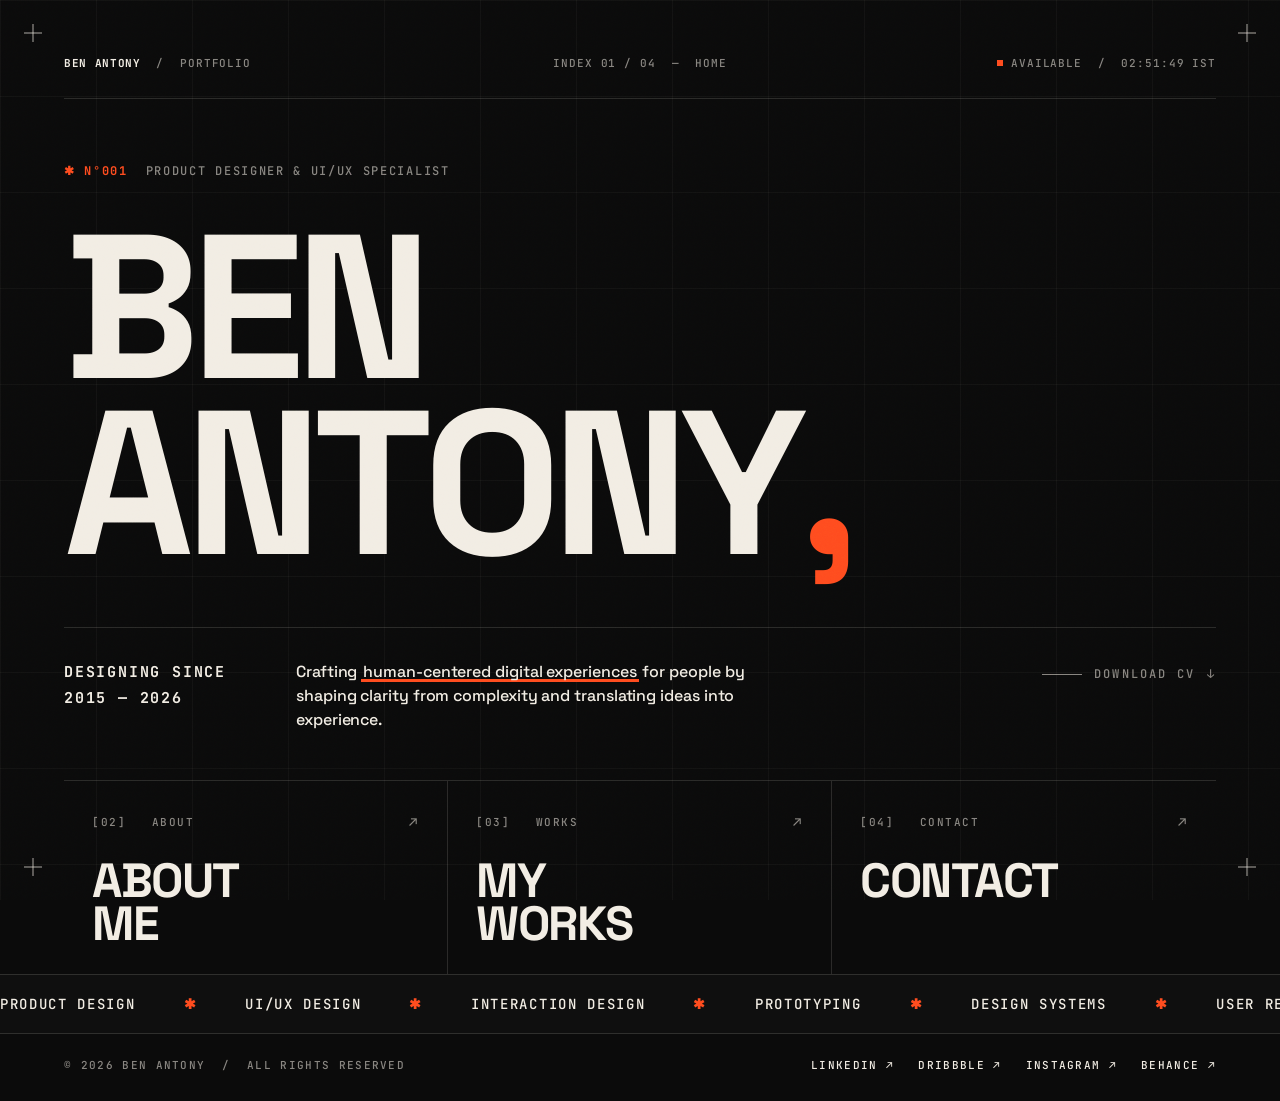
<file: index.html>
<!doctype html>
<html lang="en">
<head>
<meta charset="utf-8" />
<meta name="viewport" content="width=device-width, initial-scale=1" />
<title>Ben Antony — Product Designer</title>
<meta name="description" content="Portfolio of Ben Antony, Product Designer." />

<link rel="preconnect" href="https://fonts.googleapis.com">
<link rel="preconnect" href="https://fonts.gstatic.com" crossorigin>
<link href="https://fonts.googleapis.com/css2?family=Space+Grotesk:wght@500;700&family=JetBrains+Mono:wght@400;500;700&display=swap" rel="stylesheet">

<style>
  :root {
    --bg: #0B0B0B;
    --ink: #F2EDE4;
    --muted: rgba(242,237,228,0.55);
    --accent: #FF4D1F;
    --rule: rgba(242,237,228,0.14);
    --grid: rgba(242,237,228,0.04);
  }

  *, *::before, *::after { box-sizing: border-box; }
  html, body { margin: 0; padding: 0; background: var(--bg); color: var(--ink); }
  body {
    font-family: 'Space Grotesk', sans-serif;
    font-weight: 500;
    min-height: 100vh;
    overflow-x: hidden;
    -webkit-font-smoothing: antialiased;
    text-rendering: optimizeLegibility;
  }
  a { color: inherit; text-decoration: none; }
  ::selection { background: var(--accent); color: #0a0a0a; }

  /* Grain overlay */
  body::before {
    content: '';
    position: fixed; inset: 0;
    background-image: url("data:image/svg+xml;utf8,<svg xmlns='http://www.w3.org/2000/svg' width='240' height='240'><filter id='n'><feTurbulence baseFrequency='0.9' numOctaves='2' stitchTiles='stitch'/></filter><rect width='100%25' height='100%25' filter='url(%23n)' opacity='0.45'/></svg>");
    mix-blend-mode: overlay;
    opacity: 0.35;
    pointer-events: none;
    z-index: 100;
  }

  /* Grid background */
  body::after {
    content: '';
    position: fixed; inset: 0;
    background-image:
      linear-gradient(var(--grid) 1px, transparent 1px),
      linear-gradient(90deg, var(--grid) 1px, transparent 1px);
    background-size: 96px 96px;
    pointer-events: none;
    z-index: 0;
  }

  /* Corner crosshairs */
  .mark { position: fixed; width: 18px; height: 18px; z-index: 5; pointer-events: none; }
  .mark::before, .mark::after { content: ''; position: absolute; background: var(--ink); opacity: 0.7; }
  .mark::before { left: 50%; top: 0; bottom: 0; width: 1px; transform: translateX(-0.5px); }
  .mark::after  { top: 50%; left: 0; right: 0; height: 1px; transform: translateY(-0.5px); }
  .mark.tl { top: 24px; left: 24px; }
  .mark.tr { top: 24px; right: 24px; }
  .mark.bl { bottom: 24px; left: 24px; }
  .mark.br { bottom: 24px; right: 24px; }

  .page {
    position: relative;
    min-height: 100vh;
    display: grid;
    grid-template-rows: auto 1fr auto auto auto;
    padding: 56px 64px 0 64px;
    z-index: 1;
  }

  /* Top rail */
  .rail {
    display: grid;
    grid-template-columns: 1fr auto 1fr;
    align-items: center;
    gap: 24px;
    padding-bottom: 28px;
    border-bottom: 1px solid var(--rule);
    font-family: 'JetBrains Mono', monospace;
    font-size: 11px;
    letter-spacing: 0.08em;
    text-transform: uppercase;
    color: var(--muted);
  }
  .rail .l { text-align: left; }
  .rail .l .home { color: inherit; text-decoration: none; transition: color 0.2s ease; }
  .rail .l .home:hover { color: var(--accent); }
  .rail .c { text-align: center; }
  .rail .r { text-align: right; font-variant-numeric: tabular-nums; }
  .rail b { color: var(--ink); font-weight: 700; letter-spacing: 0.06em; }
  .dot {
    display: inline-block;
    width: 6px; height: 6px;
    background: var(--accent);
    margin-right: 8px;
    vertical-align: 1px;
    animation: pulse 1.6s ease-in-out infinite;
  }
  @keyframes pulse { 0%,100% { opacity: 1 } 50% { opacity: 0.35 } }

  /* Hero */
  .hero {
    display: flex;
    flex-direction: column;
    justify-content: center;
    padding: 64px 0 48px;
    position: relative;
  }
  .eyebrow {
    font-family: 'JetBrains Mono', monospace;
    font-size: 12px;
    letter-spacing: 0.14em;
    text-transform: uppercase;
    color: var(--muted);
    margin-bottom: 40px;
    display: flex;
    align-items: baseline;
    gap: 18px;
    flex-wrap: wrap;
  }
  .eyebrow .num {
    color: var(--accent);
    font-weight: 700;
  }
  .title {
    font-weight: 700;
    font-size: clamp(72px, 16vw, 256px);
    line-height: 0.86;
    letter-spacing: -0.045em;
    margin: 0;
    text-transform: uppercase;
  }
  .title .row { display: block; }
  .title .comma {
    color: var(--accent);
    display: inline-block;
    transition: transform 0.6s cubic-bezier(.2,.7,.2,1);
    transform-origin: 50% 70%;
  }
  .title .slash { color: var(--accent); display: inline-block; transform: translateY(-0.02em); }
  .title .l {
    display: inline-block;
    transition:
      transform 0.45s cubic-bezier(.2,.7,.2,1),
      color 0.25s ease,
      text-shadow 0.25s ease;
    will-change: transform;
  }
  .title:hover .comma { transform: rotate(180deg); }
  .title .l:hover {
    color: var(--accent);
    transform: translateY(-10px) rotate(-3deg) scale(1.04);
  }
  .title .l:hover ~ .l { transform: translateX(2px); }

  .sub {
    margin-top: 56px;
    display: grid;
    grid-template-columns: 200px 1fr auto;
    gap: 32px;
    align-items: start;
    padding-top: 32px;
    border-top: 1px solid var(--rule);
  }
  .sub .role {
    font-family: 'JetBrains Mono', monospace;
    font-size: 15px;
    line-height: 1.7;
    letter-spacing: 0.12em;
    text-transform: uppercase;
    color: var(--ink);
    font-weight: 700;
  }
  .sub .bio {
    max-width: 480px;
    font-size: clamp(16px, 1.2vw, 19px);
    line-height: 1.5;
    letter-spacing: -0.005em;
    color: var(--ink);
    font-weight: 500;
    margin: 0;
  }
  .sub .bio em {
    font-style: normal;
    color: var(--ink);
    box-shadow: inset 0 -3px 0 var(--accent);
    padding: 0 2px;
  }
  .sub .dl {
    font-family: 'JetBrains Mono', monospace;
    font-size: 12px;
    letter-spacing: 0.18em;
    text-transform: uppercase;
    color: var(--muted);
    display: flex;
    align-items: center;
    gap: 12px;
    padding-top: 6px;
    text-decoration: none;
    transition: color 0.25s ease;
  }
  .sub .dl::before {
    content: '';
    width: 40px; height: 1px;
    background: var(--muted);
    transition: width 0.35s cubic-bezier(0.16, 1, 0.3, 1), background 0.25s ease;
  }
  .sub .dl .arr {
    display: inline-block;
    transition: transform 0.35s cubic-bezier(0.16, 1, 0.3, 1);
  }
  .sub .dl:hover { color: var(--accent); }
  .sub .dl:hover::before { width: 64px; background: var(--accent); }
  .sub .dl:hover .arr { transform: translateY(3px); }

  /* Numbered nav */
  .nav {
    display: grid;
    grid-template-columns: repeat(3, 1fr);
    border-top: 1px solid var(--rule);
  }
  .nav a {
    display: flex;
    flex-direction: column;
    gap: 28px;
    padding: 32px 28px 28px;
    border-right: 1px solid var(--rule);
    position: relative;
    transition: background 0.2s ease, color 0.2s ease, transform 0.2s ease;
  }
  .nav a:last-child { border-right: none; }
  .nav .tag {
    font-family: 'JetBrains Mono', monospace;
    font-size: 11px;
    letter-spacing: 0.14em;
    color: var(--muted);
    text-transform: uppercase;
    display: flex;
    justify-content: space-between;
    align-items: center;
  }
  .nav .tag .arrow {
    font-size: 14px;
    transition: transform 0.3s ease;
  }
  .nav .label {
    font-size: clamp(32px, 4vw, 48px);
    font-weight: 700;
    letter-spacing: -0.03em;
    line-height: 0.9;
    text-transform: uppercase;
  }
  .nav a:hover {
    background: var(--accent);
    color: #0a0a0a;
  }
  .nav a:hover .tag { color: rgba(10,10,10,0.7); }
  .nav a:hover .tag .arrow { transform: translateX(6px) translateY(-6px); }

  /* Ticker */
  .ticker {
    margin: 0 -64px;
    border-top: 1px solid var(--rule);
    border-bottom: 1px solid var(--rule);
    overflow: hidden;
    padding: 20px 0;
    background: rgba(242,237,228,0.02);
  }
  .ticker-track {
    display: flex;
    white-space: nowrap;
    animation: marquee 32s linear infinite;
    font-family: 'JetBrains Mono', monospace;
    font-size: 14px;
    font-weight: 500;
    letter-spacing: 0.12em;
    text-transform: uppercase;
    color: var(--ink);
    will-change: transform;
  }
  .ticker-track > span { display: inline-flex; align-items: center; padding-right: 0; }
  .ticker-track .chunk {
    display: inline-flex;
    align-items: center;
    gap: 48px;
    padding-right: 48px;
  }
  .ticker-track .star { color: var(--accent); font-weight: 700; }
  @keyframes marquee {
    from { transform: translateX(0); }
    to   { transform: translateX(-50%); }
  }

  /* Footer */
  .foot {
    display: grid;
    grid-template-columns: 1fr 1fr;
    gap: 32px;
    padding: 24px 0 28px;
    font-family: 'JetBrains Mono', monospace;
    font-size: 11px;
    letter-spacing: 0.12em;
    text-transform: uppercase;
    color: var(--muted);
  }
  .foot a { color: var(--ink); border-bottom: 1px solid transparent; transition: border-color 0.2s ease, color 0.2s ease; }
  .foot a:hover { color: var(--accent); border-color: var(--accent); }
  .foot .socials { display: flex; gap: 24px; justify-content: flex-end; flex-wrap: wrap; }

  /* Custom cursor */
  @media (pointer: fine) {
    html, body, a, button { cursor: none; }
  }
  .cursor-dot, .cursor-ring {
    position: fixed;
    top: 0; left: 0;
    pointer-events: none;
    z-index: 200;
    mix-blend-mode: difference;
  }
  .cursor-dot {
    width: 6px; height: 6px;
    background: var(--accent);
    transform: translate3d(-100px, -100px, 0) translate(-50%, -50%);
    transition: width 0.2s ease, height 0.2s ease, opacity 0.2s ease, background 0.2s ease;
    mix-blend-mode: normal;
  }
  .cursor-ring {
    width: 32px; height: 32px;
    border: 1px solid var(--ink);
    transform: translate3d(-100px, -100px, 0) translate(-50%, -50%);
    transition: width 0.28s cubic-bezier(0.2,0.8,0.2,1),
                height 0.28s cubic-bezier(0.2,0.8,0.2,1),
                background 0.2s ease,
                border-color 0.2s ease;
    display: flex;
    align-items: center;
    justify-content: center;
  }
  .cursor-ring .label {
    font-family: 'JetBrains Mono', monospace;
    font-size: 10px;
    font-weight: 700;
    letter-spacing: 0.14em;
    text-transform: uppercase;
    color: #0a0a0a;
    opacity: 0;
    transition: opacity 0.15s ease 0.05s;
    white-space: nowrap;
  }
  body.c-block .cursor-ring {
    width: 96px; height: 96px;
    background: var(--accent);
    border-color: var(--accent);
    mix-blend-mode: normal;
  }
  body.c-block .cursor-ring .label { opacity: 1; }
  body.c-block .cursor-dot { opacity: 0; }
  body.c-link .cursor-ring {
    width: 48px; height: 48px;
    border-color: var(--accent);
  }
  body.c-link .cursor-dot {
    width: 4px; height: 4px;
  }
  body.c-press .cursor-ring {
    width: 24px; height: 24px;
  }
  @media (pointer: coarse) {
    .cursor-dot, .cursor-ring { display: none; }
  }
  @media (prefers-reduced-motion: reduce) {
    .cursor-ring { transition: width 0.1s, height 0.1s, background 0.1s, border-color 0.1s; }
  }

  /* Responsive */
  @media (max-width: 1024px) {
    .page { padding: 44px 28px 0; }
    .ticker { margin: 0 -28px; }
    .nav a { padding: 24px 20px; gap: 20px; }
    .sub { grid-template-columns: 1fr; gap: 20px; }
    .sub .dl { display: none; }
  }
  @media (max-width: 640px) {
    .page { padding: 32px 20px 0; }
    .ticker { margin: 0 -20px; padding: 14px 0; }
    .ticker-track { font-size: 12px; }
    .rail { grid-template-columns: 1fr auto; }
    .rail .c { display: none; }
    .hero { padding: 36px 0 28px; }
    .eyebrow { margin-bottom: 24px; gap: 12px; }
    .nav { grid-template-columns: 1fr; }
    .nav a { border-right: none; border-bottom: 1px solid var(--rule); padding: 22px 18px; }
    .nav a:last-child { border-bottom: none; }
    .foot { grid-template-columns: 1fr; gap: 16px; padding: 18px 0 22px; }
    .foot .socials { justify-content: flex-start; }
    .mark { width: 12px; height: 12px; }
    .mark.tl, .mark.tr { top: 12px; }
    .mark.bl, .mark.br { bottom: 12px; }
    .mark.tl, .mark.bl { left: 12px; }
    .mark.tr, .mark.br { right: 12px; }
  }
  @media (prefers-reduced-motion: reduce) {
    .ticker-track { animation: none; }
    .dot { animation: none; }
  }
</style>
<script>try{if(sessionStorage.getItem('pt-light')){document.documentElement.classList.add('pt-light');sessionStorage.removeItem('pt-light');setTimeout(function(){document.documentElement.classList.remove('pt-light');},850);}}catch(e){}</script>
<link rel="stylesheet" href="assets/transition.css" />
</head>
<body>
  <div class="page-transition intro" aria-hidden="true"></div>
  <div class="cursor-dot" aria-hidden="true"></div>
  <div class="cursor-ring" aria-hidden="true"><span class="label">Open ↗</span></div>

  <span class="mark tl" aria-hidden="true"></span>
  <span class="mark tr" aria-hidden="true"></span>
  <span class="mark bl" aria-hidden="true"></span>
  <span class="mark br" aria-hidden="true"></span>

  <div class="page">
    <!-- Top rail -->
    <header class="rail">
      <div class="l"><b>Ben Antony</b> &nbsp;/&nbsp; <a class="home" href="index.html">Portfolio</a></div>
      <div class="c">Index 01 / 04 &nbsp;—&nbsp; Home</div>
      <div class="r"><span class="dot"></span>Available &nbsp;/&nbsp; <span id="clock">00:00:00</span> IST</div>
    </header>

    <!-- Hero -->
    <section class="hero">
      <div class="eyebrow">
        <span class="num">✱ N°001</span>
        <span>Product Designer &amp; UI/UX Specialist</span>
      </div>
      <h1 class="title">
        <span class="row">Ben</span>
        <span class="row">Antony<span class="comma">,</span></span>
      </h1>
      <div class="sub">
        <div class="role">Designing Since<br/>2015 — 2026</div>
        <p class="bio">Crafting <em>human-centered digital experiences</em> for people by shaping clarity from complexity and translating ideas into experience.</p>
        <a class="dl" href="assets/Ben%20Antony_%20Resume%202026.pdf" download="Ben Antony — Resume 2026.pdf" aria-label="Download Ben Antony's resume PDF">Download CV<span class="arr" aria-hidden="true">↓</span></a>
      </div>
    </section>

    <!-- Numbered nav -->
    <nav class="nav" aria-label="Primary">
      <a href="about.html">
        <div class="tag"><span>[02] &nbsp; About</span><span class="arrow">↗</span></div>
        <div class="label">About<br/>Me</div>
      </a>
      <a href="works.html">
        <div class="tag"><span>[03] &nbsp; Works</span><span class="arrow">↗</span></div>
        <div class="label">My<br/>Works</div>
      </a>
      <a href="contact.html">
        <div class="tag"><span>[04] &nbsp; Contact</span><span class="arrow">↗</span></div>
        <div class="label">Contact</div>
      </a>
    </nav>

    <!-- Ticker -->
    <div class="ticker" aria-hidden="true">
      <div class="ticker-track">
        <span class="chunk">Product Design <span class="star">✱</span> UI/UX Design <span class="star">✱</span> Interaction Design <span class="star">✱</span> Prototyping <span class="star">✱</span> Design Systems <span class="star">✱</span> User Research <span class="star">✱</span> Wireframing <span class="star">✱</span> AI‑Driven Design <span class="star">✱</span></span>
        <span class="chunk">Product Design <span class="star">✱</span> UI/UX Design <span class="star">✱</span> Interaction Design <span class="star">✱</span> Prototyping <span class="star">✱</span> Design Systems <span class="star">✱</span> User Research <span class="star">✱</span> Wireframing <span class="star">✱</span> AI‑Driven Design <span class="star">✱</span></span>
      </div>
    </div>

    <!-- Footer -->
    <footer class="foot">
      <div>© 2026 Ben Antony &nbsp;/&nbsp; All Rights Reserved</div>
      <div class="socials">
        <a href="https://www.linkedin.com/in/ben-antony-080307108?utm_source=share&amp;utm_campaign=share_via&amp;utm_content=profile&amp;utm_medium=android_app" target="_blank" rel="noopener">LinkedIn ↗</a>
        <a href="https://dribbble.com/BenJohnAntony" target="_blank" rel="noopener">Dribbble ↗</a>
        <a href="https://www.instagram.com/benjohnantony.designs/" target="_blank" rel="noopener">Instagram ↗</a>
        <a href="https://www.behance.net/Benjohnantony" target="_blank" rel="noopener">Behance ↗</a>
      </div>
    </footer>
  </div>

  <script>
    /* Title — split each row into per-letter spans for hover interactivity */
    (function(){
      const rows = document.querySelectorAll('.title .row');
      rows.forEach((row) => {
        const frag = document.createDocumentFragment();
        row.childNodes.forEach((node) => {
          if (node.nodeType === Node.TEXT_NODE) {
            const text = node.textContent;
            for (const ch of text) {
              if (ch === ' ') {
                frag.appendChild(document.createTextNode(' '));
              } else {
                const s = document.createElement('span');
                s.className = 'l';
                s.textContent = ch;
                frag.appendChild(s);
              }
            }
          } else {
            // keep existing element nodes (e.g. .comma) intact
            frag.appendChild(node.cloneNode(true));
          }
        });
        row.innerHTML = '';
        row.appendChild(frag);
      });
    })();

    (function(){
      const el = document.getElementById('clock');
      if (!el) return;
      const fmt = new Intl.DateTimeFormat('en-GB', {
        timeZone: 'Asia/Kolkata',
        hour: '2-digit', minute: '2-digit', second: '2-digit', hour12: false
      });
      function tick(){ el.textContent = fmt.format(new Date()); }
      tick(); setInterval(tick, 1000);
    })();

    /* Interactive cursor */
    (function(){
      if (!window.matchMedia || !window.matchMedia('(pointer: fine)').matches) return;

      const dot = document.querySelector('.cursor-dot');
      const ring = document.querySelector('.cursor-ring');
      const label = ring && ring.querySelector('.label');
      if (!dot || !ring) return;

      let mx = -100, my = -100;
      let rx = -100, ry = -100;
      let visible = false;

      window.addEventListener('mousemove', (e) => {
        mx = e.clientX; my = e.clientY;
        if (!visible) {
          rx = mx; ry = my;
          visible = true;
        }
        dot.style.transform = 'translate3d(' + mx + 'px,' + my + 'px,0) translate(-50%,-50%)';
      }, { passive: true });

      window.addEventListener('mouseleave', () => {
        dot.style.opacity = '0';
        ring.style.opacity = '0';
      });
      window.addEventListener('mouseenter', () => {
        dot.style.opacity = '';
        ring.style.opacity = '';
      });

      window.addEventListener('mousedown', () => document.body.classList.add('c-press'));
      window.addEventListener('mouseup',   () => document.body.classList.remove('c-press'));

      function loop(){
        rx += (mx - rx) * 0.18;
        ry += (my - ry) * 0.18;
        ring.style.transform = 'translate3d(' + rx + 'px,' + ry + 'px,0) translate(-50%,-50%)';
        requestAnimationFrame(loop);
      }
      requestAnimationFrame(loop);

      // Hover targets
      const targets = document.querySelectorAll('a, button');
      targets.forEach((el) => {
        const block = el.closest('.nav');
        const blockLabel = block ? 'Open ↗' : null;
        el.addEventListener('mouseenter', () => {
          if (block) {
            if (label && blockLabel) label.textContent = blockLabel;
            document.body.classList.add('c-block');
          } else {
            document.body.classList.add('c-link');
          }
        });
        el.addEventListener('mouseleave', () => {
          document.body.classList.remove('c-block');
          document.body.classList.remove('c-link');
        });
      });
    })();
  </script>
  <script src="assets/transition.js"></script>
</body>
</html>
</file>
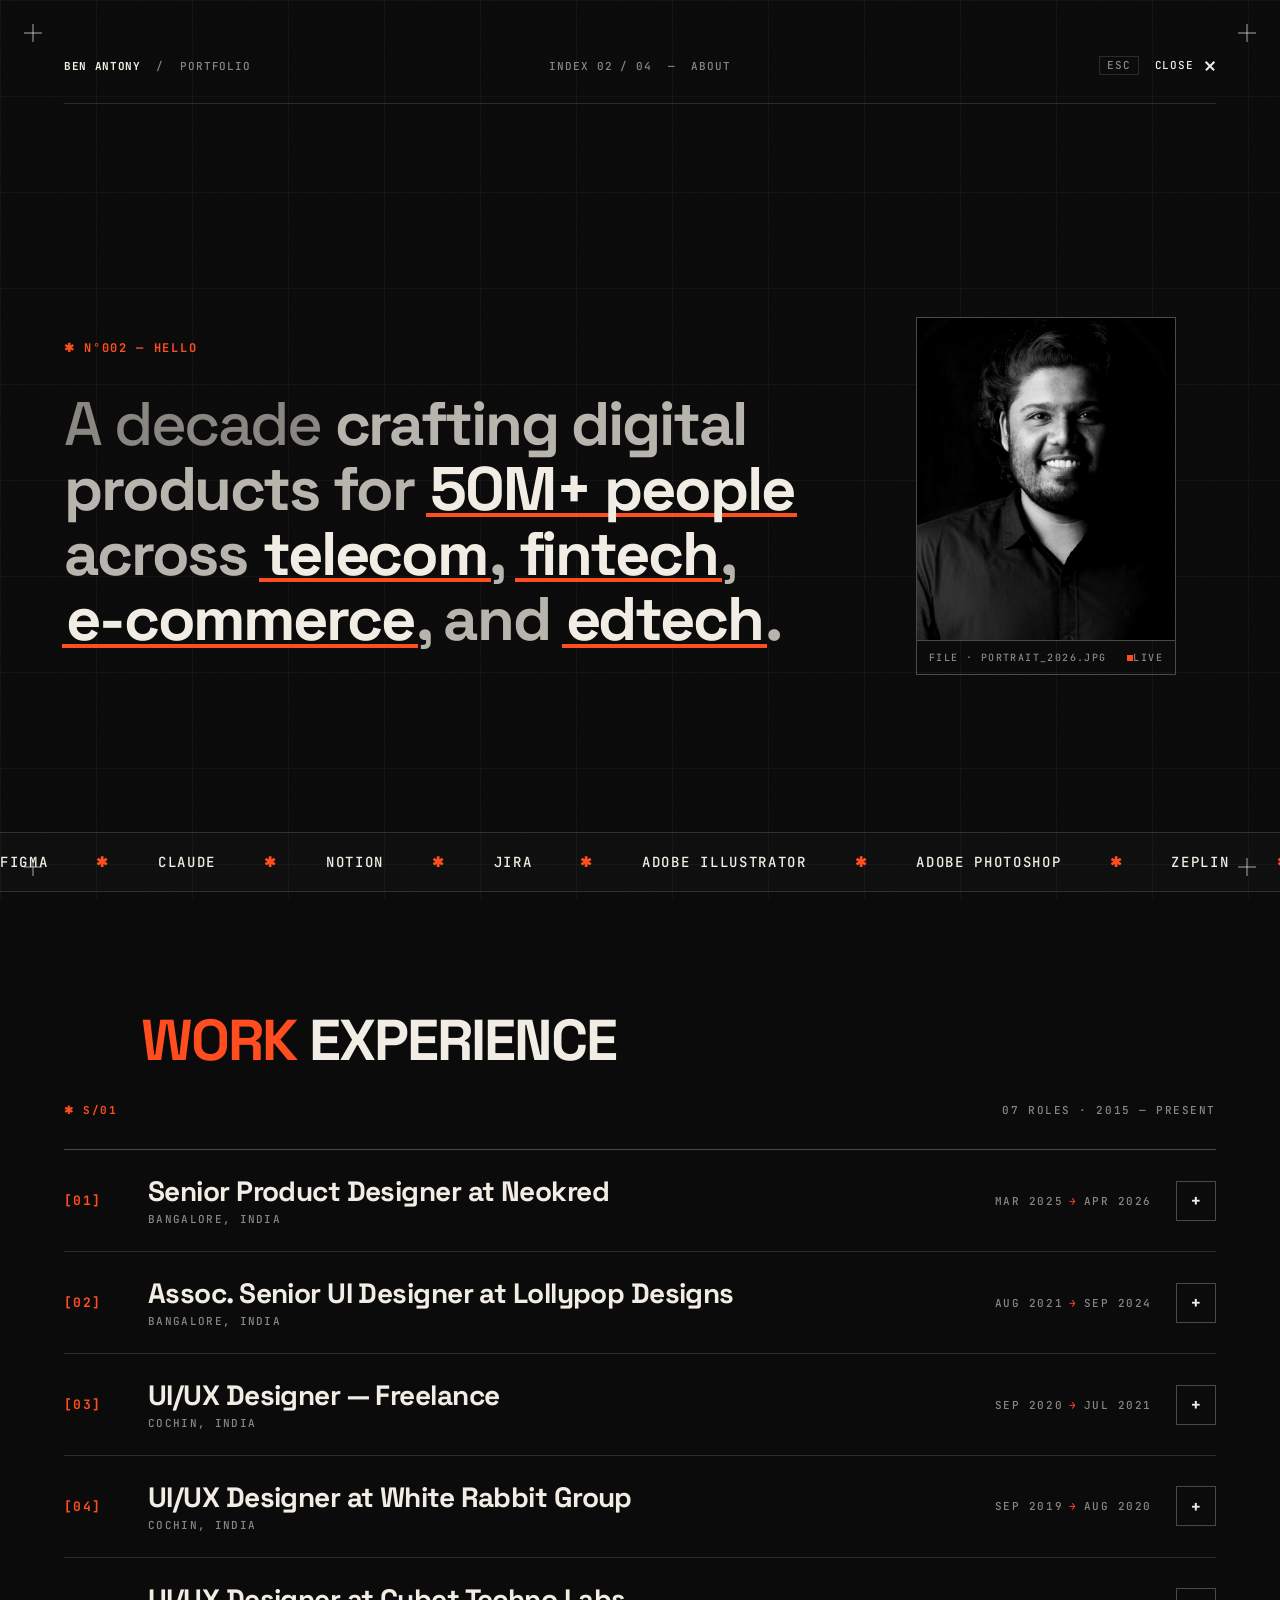
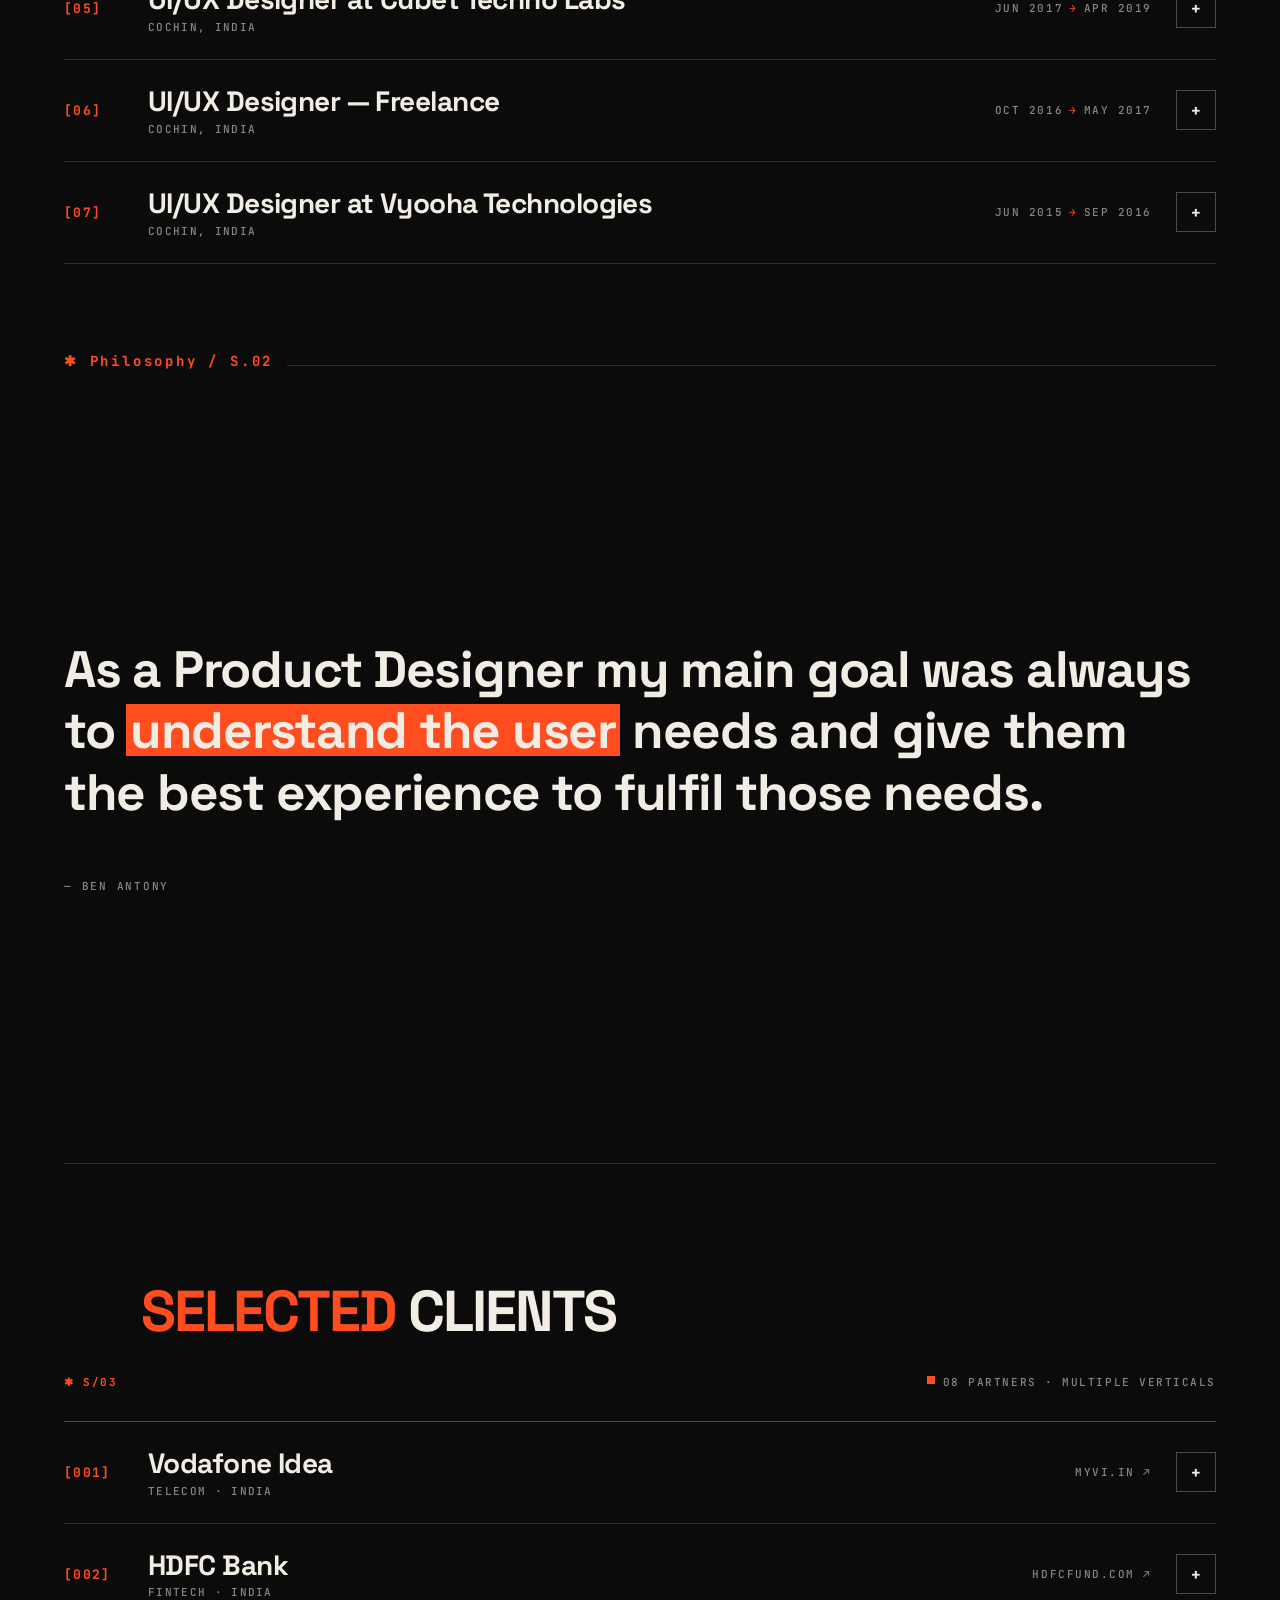
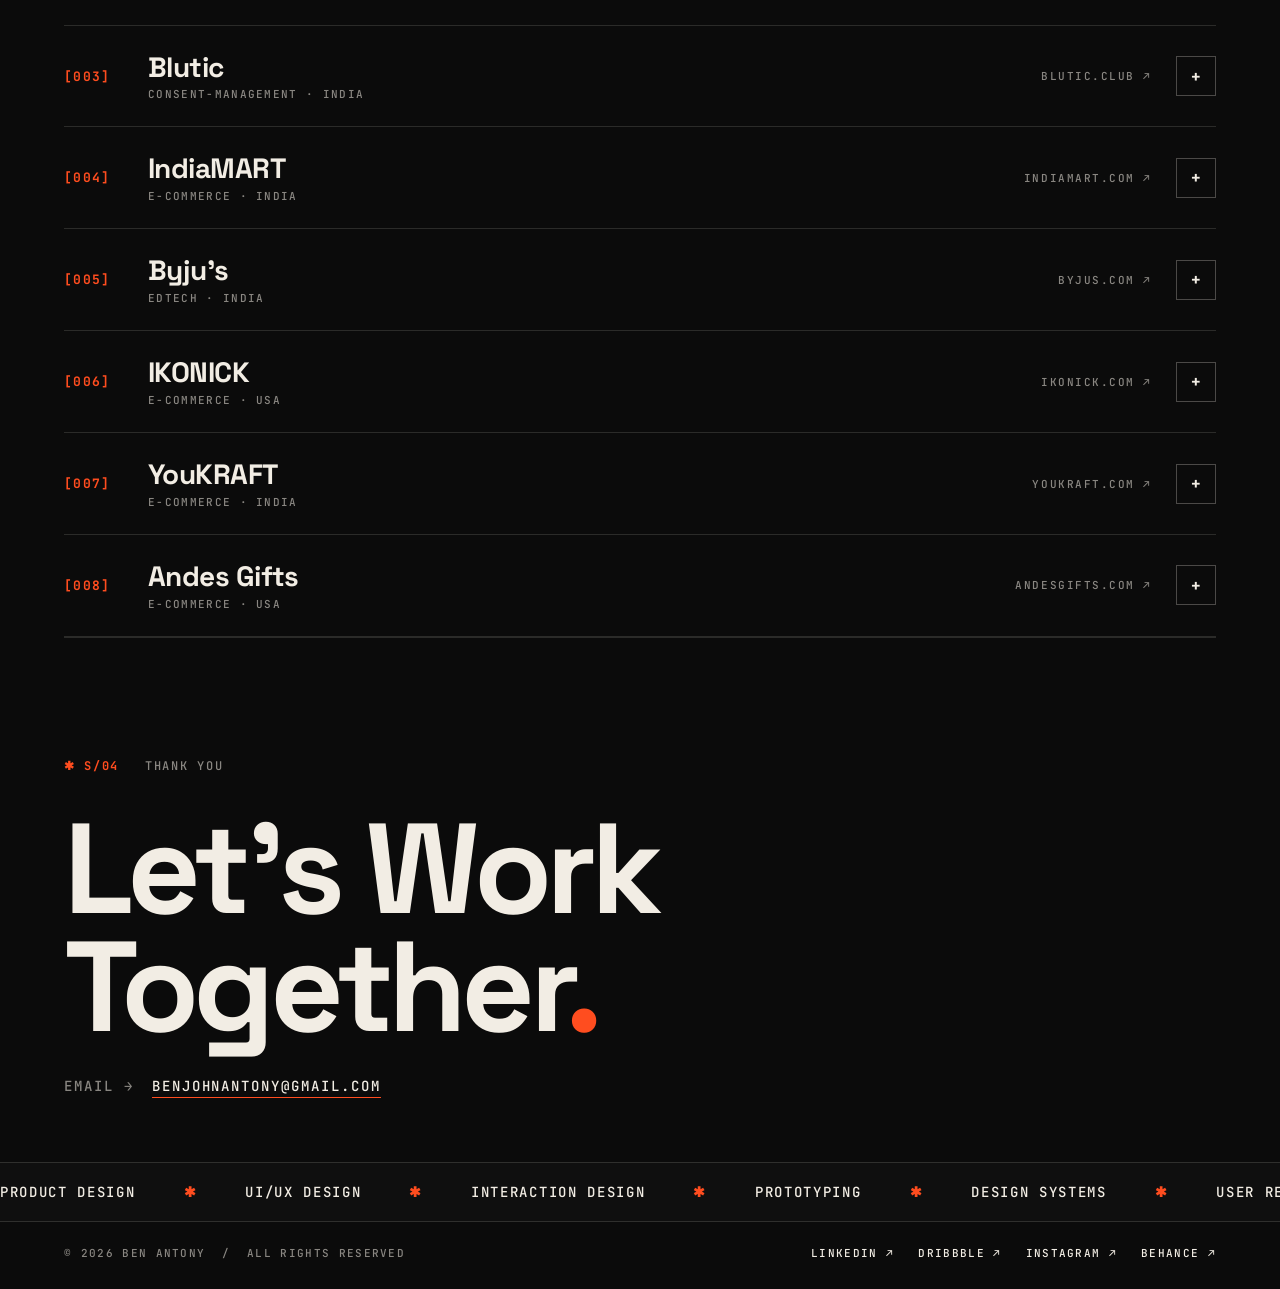
<file: about.html>
<!doctype html>
<html lang="en">
<head>
<meta charset="utf-8" />
<meta name="viewport" content="width=device-width, initial-scale=1" />
<title>About — Ben Antony</title>
<meta name="description" content="Ben Antony — Product Designer. Work experience, selected clients, and design philosophy." />

<link rel="preconnect" href="https://fonts.googleapis.com">
<link rel="preconnect" href="https://fonts.gstatic.com" crossorigin>
<link href="https://fonts.googleapis.com/css2?family=Space+Grotesk:wght@500;700&family=JetBrains+Mono:wght@400;500;700&display=swap" rel="stylesheet">

<style>
  :root {
    --bg: #0B0B0B;
    --ink: #F2EDE4;
    --muted: rgba(242,237,228,0.55);
    --muted-soft: rgba(242,237,228,0.75);
    --accent: #FF4D1F;
    --rule: rgba(242,237,228,0.14);
    --rule-strong: rgba(242,237,228,0.28);
    --grid: rgba(242,237,228,0.04);
  }

  *, *::before, *::after { box-sizing: border-box; }
  html, body { margin: 0; padding: 0; background: var(--bg); color: var(--ink); scroll-behavior: smooth; }
  body {
    font-family: 'Space Grotesk', sans-serif;
    font-weight: 500;
    min-height: 100vh;
    overflow-x: hidden;
    -webkit-font-smoothing: antialiased;
    text-rendering: optimizeLegibility;
  }
  a { color: inherit; text-decoration: none; }
  button { font: inherit; color: inherit; background: none; border: none; padding: 0; cursor: pointer; }
  ::selection { background: var(--accent); color: #0a0a0a; }
  .mono { font-family: 'JetBrains Mono', monospace; }

  /* Grain overlay */
  body::before {
    content: '';
    position: fixed; inset: 0;
    background-image: url("data:image/svg+xml;utf8,<svg xmlns='http://www.w3.org/2000/svg' width='240' height='240'><filter id='n'><feTurbulence baseFrequency='0.9' numOctaves='2' stitchTiles='stitch'/></filter><rect width='100%25' height='100%25' filter='url(%23n)' opacity='0.45'/></svg>");
    mix-blend-mode: overlay;
    opacity: 0.35;
    pointer-events: none;
    z-index: 100;
  }
  /* Grid background */
  body::after {
    content: '';
    position: fixed; inset: 0;
    background-image:
      linear-gradient(var(--grid) 1px, transparent 1px),
      linear-gradient(90deg, var(--grid) 1px, transparent 1px);
    background-size: 96px 96px;
    pointer-events: none;
    z-index: 0;
  }

  /* Corner crosshairs */
  .mark { position: fixed; width: 18px; height: 18px; z-index: 5; pointer-events: none; }
  .mark::before, .mark::after { content: ''; position: absolute; background: var(--ink); opacity: 0.7; }
  .mark::before { left: 50%; top: 0; bottom: 0; width: 1px; transform: translateX(-0.5px); }
  .mark::after  { top: 50%; left: 0; right: 0; height: 1px; transform: translateY(-0.5px); }
  .mark.tl { top: 24px; left: 24px; }
  .mark.tr { top: 24px; right: 24px; }
  .mark.bl { bottom: 24px; left: 24px; }
  .mark.br { bottom: 24px; right: 24px; }

  .page {
    position: relative;
    padding: 56px 64px 0 64px;
    z-index: 1;
  }

  /* Top rail */
  .rail {
    display: grid;
    grid-template-columns: 1fr auto 1fr;
    align-items: center;
    gap: 24px;
    padding-bottom: 28px;
    border-bottom: 1px solid var(--rule);
    font-family: 'JetBrains Mono', monospace;
    font-size: 11px;
    letter-spacing: 0.08em;
    text-transform: uppercase;
    color: var(--muted);
  }
  .rail .l { text-align: left; }
  .rail .l .home { color: inherit; text-decoration: none; transition: color 0.2s ease; }
  .rail .l .home:hover { color: var(--accent); }
  .rail .c { text-align: center; }
  .rail .r { text-align: right; display: inline-flex; gap: 16px; justify-content: flex-end; align-items: center; }
  .rail b { color: var(--ink); font-weight: 700; letter-spacing: 0.06em; }
  .rail .close {
    display: inline-flex; align-items: center; gap: 10px;
    color: var(--ink);
    border-bottom: 1px solid transparent;
    transition: border-color 0.2s ease, color 0.2s ease;
  }
  .rail .close:hover { border-color: var(--ink); }
  .rail .close .x {
    width: 12px; height: 12px; position: relative; display: inline-block;
  }
  .rail .close .x::before, .rail .close .x::after {
    content: ''; position: absolute; top: 50%; left: 0; right: 0;
    height: 1.5px; background: currentColor;
  }
  .rail .close .x::before { transform: rotate(45deg); }
  .rail .close .x::after  { transform: rotate(-45deg); }
  .rail .kbd {
    display: inline-block;
    padding: 2px 7px;
    border: 1px solid var(--rule);
    color: var(--muted);
    font-size: 11px;
    letter-spacing: 0.08em;
    line-height: 1.2;
  }

  /* Hero */
  .hero {
    display: grid;
    grid-template-rows: 1fr auto;
    padding: 56px 0 0;
    min-height: calc(100vh - 112px);
    min-height: calc(100svh - 112px);
  }
  .hero-top {
    display: grid;
    grid-template-columns: 1fr auto;
    gap: 48px;
    align-items: center;
  }

  /* Hero clients ticker — pinned to the bottom edge of the hero */
  .hero-clients { align-self: end; }
  .hero .eyebrow {
    font-family: 'JetBrains Mono', monospace;
    font-size: 12px;
    letter-spacing: 0.14em;
    text-transform: uppercase;
    color: var(--muted);
    margin-bottom: 36px;
    display: flex; align-items: baseline; gap: 18px; flex-wrap: wrap;
  }
  .hero .eyebrow .num { color: var(--accent); font-weight: 700; }
  .hero .title {
    font-weight: 700;
    font-size: clamp(64px, 13vw, 208px);
    line-height: 0.86;
    letter-spacing: -0.045em;
    margin: 0;
    text-transform: uppercase;
  }
  .hero .title .row { display: block; }
  .hero .title .row.sub {
    font-size: clamp(28px, 4.5vw, 72px);
    letter-spacing: -0.03em;
    margin-top: 16px;
    color: var(--muted-soft);
  }
  .hero .title .dot { color: var(--accent); }

  /* Narrative intro (replaces oversized name) */
  .hero .intro {
    font-weight: 700;
    font-size: clamp(32px, 4.8vw, 80px);
    line-height: 1.06;
    letter-spacing: -0.035em;
    margin: 0;
    color: var(--muted-soft);
    max-width: 1280px;
  }
  .hero .intro .dim { color: var(--muted); font-weight: 500; }
  .hero .intro .hl {
    color: var(--ink);
    position: relative;
    display: inline-block;
    padding: 0 2px;
    white-space: nowrap;
  }
  .hero .intro .hl::before {
    content: '';
    position: absolute;
    left: -2px; right: -2px; bottom: 0.08em; height: 4px;
    background: var(--accent);
    transform-origin: left;
    transform: scaleX(0);
    transition: transform 0.8s cubic-bezier(.2,.7,.2,1) var(--d, 0s);
    z-index: -1;
  }
  .hero.in-view .intro .hl::before { transform: scaleX(1); }
  .hero .intro .hl:hover { color: var(--accent); }
  .hero .role-lockup {
    display: inline-flex;
    align-items: baseline;
    gap: 10px;
    margin-bottom: 18px;
    padding: 6px 12px 7px;
    border: 1px solid var(--rule-strong);
    font-family: 'JetBrains Mono', monospace;
    font-size: 11px;
    font-weight: 700;
    letter-spacing: 0.2em;
    text-transform: uppercase;
    color: var(--ink);
  }
  .hero .role-lockup .dot-live {
    width: 6px; height: 6px; background: var(--accent);
    display: inline-block;
    animation: pulse 1.6s ease-in-out infinite;
  }
  .hero-foot {
    margin-top: 36px;
    display: flex;
    flex-wrap: wrap;
    gap: 10px 12px;
    align-items: center;
  }
  .hero-foot .tag {
    display: inline-flex;
    align-items: center;
    gap: 10px;
    padding: 9px 14px;
    border: 1px solid var(--rule-strong);
    font-family: 'JetBrains Mono', monospace;
    font-size: 10px;
    letter-spacing: 0.18em;
    text-transform: uppercase;
    color: var(--muted);
  }
  .hero-foot .tag.solid {
    background: var(--accent);
    border-color: var(--accent);
    color: #0a0a0a;
  }
  .hero-foot .tag .mini {
    width: 6px; height: 6px; background: var(--accent);
    display: inline-block;
    animation: pulse 1.6s ease-in-out infinite;
  }
  .hero-foot .tag.solid .mini { background: #0a0a0a; animation: none; }

  .portrait {
    width: 260px;
    max-width: 28vw;
    border: 1px solid var(--rule-strong);
    position: relative;
    align-self: center;
  }
  .portrait .frame {
    aspect-ratio: 4 / 5;
    background: #111 url('assets/ben-portrait.jpg') center/cover no-repeat;
    filter: grayscale(1) contrast(1.05);
  }
  .portrait .caption {
    padding: 10px 12px;
    border-top: 1px solid var(--rule-strong);
    font-family: 'JetBrains Mono', monospace;
    font-size: 10px;
    letter-spacing: 0.14em;
    text-transform: uppercase;
    color: var(--muted);
    display: flex; justify-content: space-between; align-items: center;
  }
  .portrait .caption .dot {
    width: 6px; height: 6px; background: var(--accent);
    display: inline-block;
    animation: pulse 1.6s ease-in-out infinite;
  }
  @keyframes pulse { 0%,100% { opacity: 1 } 50% { opacity: 0.35 } }

  /* Stats */
  .stats {
    display: grid;
    grid-template-columns: repeat(4, 1fr);
    border-bottom: 1px solid var(--rule);
  }
  .stats .cell {
    padding: 22px 28px;
    border-right: 1px solid var(--rule);
    display: flex; flex-direction: column; gap: 6px;
  }
  .stats .cell:last-child { border-right: none; }
  .stats .k {
    font-family: 'JetBrains Mono', monospace;
    font-size: 10px;
    letter-spacing: 0.16em;
    text-transform: uppercase;
    color: var(--muted);
  }
  .stats .v {
    font-size: clamp(28px, 3.6vw, 48px);
    font-weight: 700;
    letter-spacing: -0.03em;
    line-height: 1;
  }
  .stats .v .unit { color: var(--accent); font-size: 0.55em; letter-spacing: 0; margin-left: 4px; }

  /* Social row */
  .socials-row {
    display: flex;
    justify-content: space-between;
    align-items: center;
    gap: 24px;
    padding: 22px 0;
    border-bottom: 1px solid var(--rule);
    font-family: 'JetBrains Mono', monospace;
    font-size: 11px;
    letter-spacing: 0.14em;
    text-transform: uppercase;
  }
  .socials-row .label { color: var(--muted); }
  .socials-row .links { display: flex; gap: 28px; flex-wrap: wrap; }
  .socials-row .links a {
    color: var(--ink);
    border-bottom: 1px solid transparent;
    transition: color 0.2s ease, border-color 0.2s ease;
  }
  .socials-row .links a:hover { color: var(--accent); border-color: var(--accent); }

  /* Section head */
  .section-head {
    display: grid;
    grid-template-columns: auto 1fr auto;
    gap: 24px;
    align-items: end;
    padding: 72px 0 32px;
  }
  .section-head .num {
    font-family: 'JetBrains Mono', monospace;
    font-size: 11px;
    letter-spacing: 0.14em;
    text-transform: uppercase;
    color: var(--accent);
    font-weight: 700;
  }
  .section-head .h {
    font-size: clamp(32px, 4.5vw, 64px);
    font-weight: 700;
    letter-spacing: -0.035em;
    line-height: 1;
    text-transform: uppercase;
  }
  .section-head .h .hl { color: var(--accent); }
  .section-head .meta {
    font-family: 'JetBrains Mono', monospace;
    font-size: 11px;
    letter-spacing: 0.14em;
    text-transform: uppercase;
    color: var(--muted);
    text-align: right;
  }

  /* Accordion list */
  .list { border-top: 1px solid var(--rule-strong); }
  .item {
    border-bottom: 1px solid var(--rule);
    position: relative;
  }
  .item-head {
    display: grid;
    grid-template-columns: 60px 1fr auto auto;
    align-items: center;
    gap: 24px;
    padding: 26px 0;
    cursor: pointer;
    width: 100%;
    text-align: left;
    transition: background 0.25s ease, padding 0.25s ease;
  }
  .item-head:hover { background: rgba(255,77,31,0.06); padding-left: 16px; padding-right: 16px; }
  .item-head .idx {
    font-family: 'JetBrains Mono', monospace;
    font-size: 13px;
    font-weight: 700;
    letter-spacing: 0.1em;
    color: var(--accent);
  }
  .item-head .title {
    font-size: clamp(22px, 2.2vw, 28px);
    font-weight: 700;
    letter-spacing: -0.02em;
    line-height: 1.1;
  }
  .item-head .title .sub {
    display: block;
    font-family: 'JetBrains Mono', monospace;
    font-size: 11px;
    font-weight: 500;
    letter-spacing: 0.12em;
    text-transform: uppercase;
    color: var(--muted);
    margin-top: 6px;
  }
  .item-head .dates {
    font-family: 'JetBrains Mono', monospace;
    font-size: 11px;
    letter-spacing: 0.14em;
    text-transform: uppercase;
    color: var(--muted);
    font-variant-numeric: tabular-nums;
    white-space: nowrap;
  }
  .item-head .dates .arr { color: var(--accent); margin: 0 6px; }
  .item-head .toggle {
    width: 40px; height: 40px;
    border: 1px solid var(--rule-strong);
    display: inline-flex; align-items: center; justify-content: center;
    font-family: 'JetBrains Mono', monospace;
    font-size: 16px;
    font-weight: 700;
    color: var(--ink);
    transition: background 0.2s ease, border-color 0.2s ease, color 0.2s ease, transform 0.25s ease;
  }
  .item[aria-expanded="true"] .toggle {
    background: var(--accent);
    border-color: var(--accent);
    color: #0a0a0a;
  }
  .item[aria-expanded="true"] .toggle .sign { transform: rotate(45deg); display: inline-block; }
  .toggle .sign { display: inline-block; transition: transform 0.3s ease; }

  .item-body {
    padding-left: 84px;
    padding-right: 56px;
    max-height: 0;
    overflow: hidden;
    opacity: 0;
    transition: max-height 0.4s ease, opacity 0.3s ease, padding 0.3s ease;
  }
  .item[aria-expanded="true"] .item-body {
    max-height: 6000px;
    opacity: 1;
    padding-bottom: 32px;
    padding-top: 8px;
  }
  .item-body p {
    margin: 0 0 14px;
    font-size: 15px;
    line-height: 1.65;
    color: var(--muted-soft);
    max-width: 780px;
  }
  .item-body strong, .item-body .bold {
    font-weight: 700;
    color: var(--ink);
    font-family: 'JetBrains Mono', monospace;
    font-size: 12px;
    letter-spacing: 0.12em;
    text-transform: uppercase;
    display: inline-block;
    padding: 2px 8px;
    border: 1px solid var(--rule-strong);
    margin-right: 8px;
  }
  .item-body ul {
    list-style: none;
    padding: 0;
    margin: 0 0 18px;
    max-width: 780px;
  }
  .item-body ul li {
    font-size: 15px;
    line-height: 1.6;
    color: var(--muted-soft);
    padding-left: 24px;
    position: relative;
    margin-bottom: 6px;
  }
  .item-body ul li::before {
    content: '—';
    position: absolute;
    left: 0;
    color: var(--accent);
  }
  .item-body .sub-divider {
    height: 1px;
    background: var(--rule);
    margin: 20px 0;
    max-width: 780px;
  }

  /* Quote / Philosophy carousel */
  .quote {
    padding: 0;
    border-bottom: 1px solid var(--rule);
    min-height: 100vh;
    min-height: 100svh;
    position: relative;
    display: grid;
    grid-template-rows: auto 1fr auto;
  }
  .quote .mark-q {
    font-family: 'JetBrains Mono', monospace;
    font-size: 14px;
    font-weight: 700;
    letter-spacing: 0.2em;
    color: var(--accent);
    margin: 88px 0 0;
    display: flex; align-items: baseline; gap: 14px;
  }
  .quote .mark-q::after {
    content: '';
    flex: 1;
    height: 1px;
    background: var(--rule);
  }
  .quote-stack {
    align-self: center;
    display: grid;
    grid-template-areas: "stack";
    width: 100%;
  }
  .quote-slide {
    grid-area: stack;
    opacity: 0;
    visibility: hidden;
    transition: opacity 0.6s cubic-bezier(.2,.7,.2,1),
                visibility 0s linear 0.6s;
    pointer-events: none;
    will-change: opacity;
  }
  .quote-slide.is-active {
    opacity: 1;
    visibility: visible;
    transition: opacity 0.6s cubic-bezier(.2,.7,.2,1),
                visibility 0s linear 0s;
    pointer-events: auto;
  }
  .quote-slide blockquote {
    font-size: clamp(28px, 4vw, 56px);
    font-weight: 700;
    line-height: 1.2;
    letter-spacing: -0.025em;
    margin: 0;
    max-width: 1280px;
    cursor: none;
  }
  /* Per-word reveal */
  .quote-slide .word {
    display: inline-block;
    opacity: 0;
    transform: translateY(22px);
    filter: blur(6px);
    transition: opacity 0.7s cubic-bezier(.2,.7,.2,1),
                transform 0.7s cubic-bezier(.2,.7,.2,1),
                filter 0.7s cubic-bezier(.2,.7,.2,1),
                color 0.2s ease;
    transition-delay: var(--d, 0s);
    will-change: transform, opacity, filter;
  }
  .quote-slide.is-active .word {
    opacity: 1;
    transform: translateY(0);
    filter: blur(0);
  }
  /* Hover lift per word */
  .quote-slide .word:hover {
    transform: translateY(-4px);
    color: var(--accent);
    transition-duration: 0.25s, 0.25s, 0.25s, 0.2s;
  }
  .quote-slide .hl {
    color: var(--ink);
    position: relative;
    display: inline-block;
    padding: 0 4px;
  }
  .quote-slide .hl::before {
    content: '';
    position: absolute;
    left: 0; right: 0; top: 0.08em; bottom: 0.12em;
    background: var(--accent);
    z-index: -1;
    transform-origin: left;
    transform: scaleX(0);
    transition: transform 0.8s cubic-bezier(.2,.7,.2,1) var(--hl-delay, 0.6s);
  }
  .quote-slide.is-active .hl::before { transform: scaleX(1); }
  .quote-slide .hl:hover::before { background: var(--ink); }
  .quote-slide .hl:hover { color: var(--accent); }
  .quote-slide .hl .word { color: inherit; }
  .quote-slide .hl .word:hover { color: inherit; transform: translateY(-4px); }
  .quote-slide .sig {
    margin-top: 56px;
    font-family: 'JetBrains Mono', monospace;
    font-size: 11px;
    letter-spacing: 0.16em;
    text-transform: uppercase;
    color: var(--muted);
  }
  .quote-nav {
    margin: 0 0 88px;
    display: flex;
    align-items: center;
    justify-content: space-between;
    gap: 24px;
    font-family: 'JetBrains Mono', monospace;
    font-size: 11px;
    letter-spacing: 0.14em;
    text-transform: uppercase;
    color: var(--muted);
  }
  .quote-nav .dots { display: inline-flex; gap: 10px; }
  .quote-nav .dot {
    width: 28px; height: 2px; background: var(--rule-strong);
    display: inline-block; padding: 0; border: 0;
    cursor: pointer; transition: background 0.4s ease, width 0.4s ease;
  }
  .quote-nav .dot:hover { background: var(--muted); }
  .quote-nav .dot.is-active { background: var(--accent); width: 56px; }
  .quote-nav .counter b { color: var(--ink); font-weight: 700; letter-spacing: 0.08em; }

  /* Clients */
  .clients-head .meta span::before {
    content: '';
    display: inline-block;
    width: 8px; height: 8px;
    background: var(--accent);
    margin-right: 8px;
    vertical-align: 2px;
  }

  /* Closer (thanks) */
  .closer {
    padding: 120px 0 64px;
    text-align: left;
    position: relative;
    border-top: 1px solid var(--rule);
  }
  .closer .eyebrow {
    font-family: 'JetBrains Mono', monospace;
    font-size: 12px;
    letter-spacing: 0.14em;
    text-transform: uppercase;
    color: var(--muted);
    margin-bottom: 36px;
  }
  .closer .eyebrow .num { color: var(--accent); font-weight: 700; }
  .closer .closer-title {
    font-weight: 700;
    font-size: clamp(56px, 10vw, 152px);
    line-height: 0.92;
    letter-spacing: -0.045em;
    margin: 0;
    max-width: 100%;
    overflow-wrap: anywhere;
  }
  .closer .closer-title .dot { color: var(--accent); }
  .closer .mail {
    margin-top: 32px;
    display: flex;
    align-items: baseline;
    gap: 18px;
    flex-wrap: wrap;
    font-family: 'JetBrains Mono', monospace;
    font-size: 14px;
    letter-spacing: 0.14em;
    text-transform: uppercase;
  }
  .closer .mail .k { color: var(--muted); }
  .closer .mail a {
    color: var(--ink);
    border-bottom: 1px solid var(--accent);
    padding-bottom: 2px;
    transition: color 0.2s ease;
  }
  .closer .mail a:hover { color: var(--accent); }

  /* Ticker */
  .ticker {
    margin: 0 -64px;
    border-top: 1px solid var(--rule);
    border-bottom: 1px solid var(--rule);
    overflow: hidden;
    padding: 20px 0;
    background: rgba(242,237,228,0.02);
  }
  .ticker-track {
    display: flex;
    white-space: nowrap;
    animation: marquee 32s linear infinite;
    font-family: 'JetBrains Mono', monospace;
    font-size: 14px;
    letter-spacing: 0.12em;
    text-transform: uppercase;
    color: var(--ink);
    will-change: transform;
  }
  .ticker-track .chunk { display: inline-flex; align-items: center; gap: 48px; padding-right: 48px; }
  .ticker-track .star { color: var(--accent); font-weight: 700; }
  @keyframes marquee {
    from { transform: translateX(0); }
    to   { transform: translateX(-50%); }
  }

  /* Footer */
  .foot {
    display: grid;
    grid-template-columns: 1fr 1fr;
    gap: 32px;
    padding: 24px 0 28px;
    font-family: 'JetBrains Mono', monospace;
    font-size: 11px;
    letter-spacing: 0.12em;
    text-transform: uppercase;
    color: var(--muted);
  }
  .foot a { color: var(--ink); border-bottom: 1px solid transparent; transition: border-color 0.2s ease, color 0.2s ease; }
  .foot a:hover { color: var(--accent); border-color: var(--accent); }
  .foot .socials { display: flex; gap: 24px; justify-content: flex-end; flex-wrap: wrap; }

  /* Back-to-top */
  .totop {
    position: fixed;
    right: 24px;
    bottom: 24px;
    z-index: 6;
    width: 48px; height: 48px;
    border: 1px solid var(--rule-strong);
    background: var(--bg);
    display: inline-flex; align-items: center; justify-content: center;
    color: var(--ink);
    font-family: 'JetBrains Mono', monospace;
    font-size: 16px;
    font-weight: 700;
    opacity: 0;
    transform: translateY(12px);
    transition: opacity 0.3s ease, transform 0.3s ease, color 0.2s ease, border-color 0.2s ease, background 0.2s ease;
  }
  .totop.on { opacity: 1; transform: translateY(0); }
  .totop:hover { background: var(--accent); border-color: var(--accent); color: #0a0a0a; }

  /* Custom cursor */
  @media (pointer: fine) {
    html, body, a, button { cursor: none; }
  }
  .cursor-dot, .cursor-ring {
    position: fixed;
    top: 0; left: 0;
    pointer-events: none;
    z-index: 200;
    mix-blend-mode: difference;
  }
  .cursor-dot {
    width: 6px; height: 6px;
    background: var(--accent);
    transform: translate3d(-100px, -100px, 0) translate(-50%, -50%);
    transition: width 0.2s ease, height 0.2s ease, opacity 0.2s ease, background 0.2s ease;
    mix-blend-mode: normal;
  }
  .cursor-ring {
    width: 32px; height: 32px;
    border: 1px solid var(--ink);
    transform: translate3d(-100px, -100px, 0) translate(-50%, -50%);
    transition: width 0.28s cubic-bezier(0.2,0.8,0.2,1),
                height 0.28s cubic-bezier(0.2,0.8,0.2,1),
                background 0.2s ease,
                border-color 0.2s ease;
    display: flex; align-items: center; justify-content: center;
  }
  .cursor-ring .label {
    font-family: 'JetBrains Mono', monospace;
    font-size: 10px;
    font-weight: 700;
    letter-spacing: 0.14em;
    text-transform: uppercase;
    color: #0a0a0a;
    opacity: 0;
    transition: opacity 0.15s ease 0.05s;
    white-space: nowrap;
  }
  body.c-link .cursor-ring {
    width: 56px; height: 56px;
    border-color: var(--accent);
  }
  body.c-link .cursor-dot { width: 4px; height: 4px; }
  body.c-block .cursor-ring {
    width: 96px; height: 96px;
    background: var(--accent);
    border-color: var(--accent);
    mix-blend-mode: normal;
  }
  body.c-block .cursor-ring .label { opacity: 1; }
  body.c-block .cursor-dot { opacity: 0; }
  body.c-press .cursor-ring { width: 24px; height: 24px; }
  @media (pointer: coarse) {
    .cursor-dot, .cursor-ring { display: none; }
  }

  /* Responsive */
  @media (max-width: 1100px) {
    .hero { grid-template-columns: 1fr; }
    .portrait { width: 220px; max-width: 50vw; justify-self: start; }
  }
  @media (max-width: 1024px) {
    .page { padding: 44px 28px 0; }
    .ticker { margin: 0 -28px; }
    .stats { grid-template-columns: repeat(2, 1fr); }
    .stats .cell:nth-child(2) { border-right: none; }
    .stats .cell:nth-child(1), .stats .cell:nth-child(2) { border-bottom: 1px solid var(--rule); }
    .item-head { grid-template-columns: 44px 1fr auto; padding: 22px 0; }
    .item-head .dates { grid-column: 2 / 3; font-size: 10px; margin-top: 8px; }
    .item-head .toggle { grid-column: 3 / 4; grid-row: 1 / 3; align-self: center; }
    .item-body { padding-left: 52px; padding-right: 0; }
  }
  @media (max-width: 640px) {
    .page { padding: 32px 20px 0; }
    .ticker { margin: 0 -20px; padding: 14px 0; }
    .ticker-track { font-size: 12px; }
    .rail { grid-template-columns: 1fr auto; }
    .rail .c { display: none; }
    .hero { padding: 40px 0; min-height: calc(100vh - 88px); min-height: calc(100svh - 88px); }
    .hero-top { grid-template-columns: 1fr; gap: 24px; }
    .hero .eyebrow { margin-bottom: 24px; }
    .hero .intro { font-size: clamp(26px, 6.2vw, 44px); line-height: 1.12; }
    .hero .intro .hl { white-space: normal; }
    .hero .role-lockup { font-size: 10px; letter-spacing: 0.16em; }
    .hero-foot { margin-top: 24px; gap: 8px; }
    .hero-foot .tag { padding: 7px 10px; font-size: 9px; letter-spacing: 0.14em; }
    .hero-clients { margin-top: 24px; }
    .portrait { width: 160px; }
    .section-head { grid-template-columns: 1fr; gap: 8px; padding: 56px 0 24px; }
    .section-head .meta { text-align: left; }
    .stats { grid-template-columns: 1fr; }
    .stats .cell { border-right: none; border-bottom: 1px solid var(--rule); }
    .stats .cell:last-child { border-bottom: none; }
    .item-head { grid-template-columns: 28px 1fr auto; gap: 16px; }
    .item-body { padding-left: 0; }
    .item-body strong, .item-body .bold { font-size: 10px; }
    .quote { min-height: calc(100vh - 88px); min-height: calc(100svh - 88px); }
    .quote .mark-q { margin: 56px 0 0; }
    .quote-slide .sig { margin-top: 32px; }
    .quote-nav { margin: 0 0 56px; flex-direction: column; align-items: flex-start; gap: 16px; }
    .closer { padding: 80px 0 48px; }
    .foot { grid-template-columns: 1fr; gap: 16px; padding: 18px 0 22px; }
    .foot .socials { justify-content: flex-start; }
    .socials-row { flex-direction: column; align-items: flex-start; gap: 12px; }
    .socials-row .links { gap: 18px; }
    .mark { width: 12px; height: 12px; }
    .mark.tl, .mark.tr { top: 12px; }
    .mark.bl, .mark.br { bottom: 12px; }
    .mark.tl, .mark.bl { left: 12px; }
    .mark.tr, .mark.br { right: 12px; }
    .totop { right: 14px; bottom: 14px; width: 40px; height: 40px; }
  }
  @media (prefers-reduced-motion: reduce) {
    .ticker-track { animation: none; }
    .portrait .caption .dot { animation: none; }
    html, body { scroll-behavior: auto; }
  }
</style>
<script>try{if(sessionStorage.getItem('pt-light')){document.documentElement.classList.add('pt-light');sessionStorage.removeItem('pt-light');setTimeout(function(){document.documentElement.classList.remove('pt-light');},850);}}catch(e){}</script>
<link rel="stylesheet" href="assets/transition.css" />
</head>
<body id="top">
  <div class="page-transition intro" aria-hidden="true"></div>
  <div class="cursor-dot" aria-hidden="true"></div>
  <div class="cursor-ring" aria-hidden="true"><span class="label">Open ↗</span></div>

  <span class="mark tl" aria-hidden="true"></span>
  <span class="mark tr" aria-hidden="true"></span>
  <span class="mark bl" aria-hidden="true"></span>
  <span class="mark br" aria-hidden="true"></span>

  <div class="page">
    <!-- Top rail -->
    <header class="rail">
      <div class="l"><b>Ben Antony</b> &nbsp;/&nbsp; <a class="home" href="index.html">Portfolio</a></div>
      <div class="c">Index 02 / 04 &nbsp;—&nbsp; About</div>
      <div class="r">
        <span class="kbd">ESC</span>
        <a href="index.html" class="close" aria-label="Close and return to home">
          <span>Close</span>
          <span class="x" aria-hidden="true"></span>
        </a>
      </div>
    </header>

    <!-- Hero -->
    <section class="hero" id="hero">
      <div class="hero-top">
        <div class="hero-copy">
          <div class="eyebrow">
            <span class="num">✱ N°002 — Hello</span>
          </div>
          <h1 class="intro">
            <span class="dim">A decade</span> crafting digital products for <span class="hl">50M+ people</span> across <span class="hl">telecom</span>, <span class="hl">fintech</span>, <span class="hl">e‑commerce</span>, and <span class="hl">edtech</span>.
          </h1>
        </div>
        <figure class="portrait" aria-label="Portrait of the designer">
          <div class="frame" role="img" aria-label="Portrait"></div>
          <figcaption class="caption">
            <span>File · Portrait_2026.jpg</span>
            <span><span class="dot"></span>Live</span>
          </figcaption>
        </figure>
      </div>

      <!-- Tools marquee — what I work with -->
      <div class="ticker hero-clients" aria-label="Tools I use">
        <div class="ticker-track">
          <span class="chunk">Figma <span class="star">✱</span> Claude <span class="star">✱</span> Notion <span class="star">✱</span> Jira <span class="star">✱</span> Adobe Illustrator <span class="star">✱</span> Adobe Photoshop <span class="star">✱</span> Zeplin <span class="star">✱</span> Sketch <span class="star">✱</span> Adobe XD <span class="star">✱</span> Framer <span class="star">✱</span> Lottie <span class="star">✱</span> ChatGPT <span class="star">✱</span> Midjourney <span class="star">✱</span> FigJam <span class="star">✱</span></span>
          <span class="chunk">Figma <span class="star">✱</span> Claude <span class="star">✱</span> Notion <span class="star">✱</span> Jira <span class="star">✱</span> Adobe Illustrator <span class="star">✱</span> Adobe Photoshop <span class="star">✱</span> Zeplin <span class="star">✱</span> Sketch <span class="star">✱</span> Adobe XD <span class="star">✱</span> Framer <span class="star">✱</span> Lottie <span class="star">✱</span> ChatGPT <span class="star">✱</span> Midjourney <span class="star">✱</span> FigJam <span class="star">✱</span></span>
        </div>
      </div>
    </section>

    <!-- Work Experience -->
    <section id="work">
      <header class="section-head">
        <div class="num">✱ S/01</div>
        <h2 class="h"><span class="hl">Work</span> Experience</h2>
        <div class="meta">07 Roles · 2015 — Present</div>
      </header>

      <div class="list">
        <!-- 01 -->
        <article class="item" data-expandable aria-expanded="false">
          <button class="item-head" type="button">
            <span class="idx">[01]</span>
            <span class="title">Senior Product Designer at Neokred<span class="sub">Bangalore, India</span></span>
            <span class="dates">Mar 2025<span class="arr">→</span>Apr 2026</span>
            <span class="toggle" aria-hidden="true"><span class="sign">+</span></span>
          </button>
          <div class="item-body">
            <ul>
              <li>Driving product design across 5+ fintech products at Neokred.</li>
              <li>Shaping privacy-first, compliant experiences for Blutic platforms (Consent Manager, Cookie Manager), simplifying consent and cookie management (DPDP-aligned).</li>
              <li>Designed Neokred's Payment Gateway for seamless, scalable transaction experiences.</li>
              <li>Driving design contributions across key verticals including Collectbot, Perkle, Profile X, and SoundBox &amp; POS devices.</li>
              <li>Scaling design consistency through design system contributions and seamless design-to-development handoff.</li>
              <li>Applying an AI-driven design approach to enhance workflows, decision-making, and overall product experience.</li>
            </ul>
          </div>
        </article>

        <!-- 02 -->
        <article class="item" data-expandable aria-expanded="false">
          <button class="item-head" type="button">
            <span class="idx">[02]</span>
            <span class="title">Assoc. Senior UI Designer at Lollypop Designs<span class="sub">Bangalore, India</span></span>
            <span class="dates">Aug 2021<span class="arr">→</span>Sep 2024</span>
            <span class="toggle" aria-hidden="true"><span class="sign">+</span></span>
          </button>
          <div class="item-body">
            <p>Contributed to multiple high-impact projects, delivering innovative designs and achieving significant market outcomes through individual contributions and multidisciplinary collaboration.</p>
            <p><span class="bold">Vodafone Idea</span> Telecom (via Lollypop):</p>
            <ul>
              <li>Played a pivotal role in designing and enhancing the Vi consumer app, serving over 50 million active users in India.</li>
              <li>Performed research to inform design decisions, employing techniques such as stakeholder interviews, surveys and competitive analysis.</li>
              <li>Designed and validated user interfaces, focusing on creating intuitive, efficient, and visually appealing user experiences. Created prototypes and conducted usability testing to gather feedback and iteratively refine designs.</li>
              <li>Facilitated effective communication and coordination between design and development teams, providing detailed design specifications and assets.</li>
              <li>Contributed to the development of Vodafone Idea design system.</li>
              <li>Worked across various verticals of Vodafone Idea, including Games, Music, Shop, Vi Web, FLX, and VIBM.</li>
            </ul>
            <p><span class="bold">IndiaMART</span> Ecommerce (via Lollypop):</p>
            <ul>
              <li>Led the design and enhancement of the IndiaMART consumer app and website, catering to over 10 million active users in India.</li>
              <li>Engaged with stakeholders to identify and prioritise user pain points and areas for improvement, implementing necessary enhancements.</li>
              <li>Crafted and validated user interfaces with a focus on fostering intuitive, streamlined, and visually captivating user experiences.</li>
            </ul>
            <p><span class="bold">HDFC</span> Finance (via Lollypop):</p>
            <ul>
              <li>Initiated, executed and delivered the end-to-end redesign of the HDFC mutual fund application and website.</li>
              <li>Collaborated with stakeholders to identify and prioritise user pain points and areas for improvement.</li>
              <li>Designed and validated user interfaces, focusing on creating intuitive, efficient, and visually appealing user experiences.</li>
              <li>Led the development of a comprehensive design system.</li>
            </ul>
            <div class="sub-divider"></div>
            <p>Showcased strong critical thinking, problem-solving, facilitation, agile practices, and cross-functional team collaboration skills while continuously learning effective project management techniques.</p>
            <div class="sub-divider"></div>
            <p>Demonstrated exceptional written and verbal communication skills, as well as presentation abilities, to effectively deliver compelling pitches.</p>
            <div class="sub-divider"></div>
            <p>Recognised with client appreciations and awards.</p>
          </div>
        </article>

        <!-- 03 -->
        <article class="item" data-expandable aria-expanded="false">
          <button class="item-head" type="button">
            <span class="idx">[03]</span>
            <span class="title">UI/UX Designer — Freelance<span class="sub">Cochin, India</span></span>
            <span class="dates">Sep 2020<span class="arr">→</span>Jul 2021</span>
            <span class="toggle" aria-hidden="true"><span class="sign">+</span></span>
          </button>
          <div class="item-body">
            <p>As a freelancer, I managed the design of various mini projects, overseeing the entire process from initial concept to final delivery.</p>
            <ul>
              <li>Conducted client consultations to thoroughly understand their requirements.</li>
              <li>Performed research to inform design decisions.</li>
              <li>Analysed research data to develop user personas and journey maps, ensuring that design solutions were user-centric and aligned with market trends.</li>
              <li>Designed and validated workflows, wireframes, and user interfaces, focusing on creating intuitive, efficient, and visually appealing user experiences.</li>
            </ul>
            <p>Before joining a new company, I always try to dedicate some time to working on freelance projects. This approach allows me to expand my skills and foster creativity beyond the confines of a conventional organizational structure while also affording me the opportunity to spend quality time on personal development and exploring my hobbies.</p>
          </div>
        </article>

        <!-- 04 -->
        <article class="item" data-expandable aria-expanded="false">
          <button class="item-head" type="button">
            <span class="idx">[04]</span>
            <span class="title">UI/UX Designer at White Rabbit Group<span class="sub">Cochin, India</span></span>
            <span class="dates">Sep 2019<span class="arr">→</span>Aug 2020</span>
            <span class="toggle" aria-hidden="true"><span class="sign">+</span></span>
          </button>
          <div class="item-body">
            <p>Worked on multiple professional projects, delivering innovative designs and achieving significant market outcomes through individual contributions and multidisciplinary collaboration.</p>
            <p><span class="bold">Andes Gifts</span> Ecommerce (via White Rabbit):</p>
            <ul>
              <li>Initiated, executed and delivered the end-to-end designing of Andes Gifts website.</li>
              <li>Conducted thorough analysis to understand project requirements.</li>
              <li>Performed research to inform design decisions, employing techniques such as stakeholder interviews, surveys, and competitive analysis. Developed user personas and journey maps.</li>
              <li>Designed and validated workflows, wireframes, and user interfaces utilising industry-standard tools like Sketch, Adobe Photoshop, Adobe Illustrator, Invision. Conducted usability testing to iteratively refine designs.</li>
            </ul>
            <p><span class="bold">IKONICK</span> Ecommerce (via White Rabbit):</p>
            <ul>
              <li>Contributed to the design and enhancement of the IKONICK consumer website.</li>
              <li>Conducted thorough analysis to understand project requirements.</li>
              <li>Engaged with stakeholders to identify and prioritise user pain points.</li>
              <li>Crafted and validated user interfaces focused on intuitive, streamlined, and visually captivating user experiences.</li>
            </ul>
            <div class="sub-divider"></div>
            <p>Demonstrated strong critical thinking, problem-solving, facilitation, agile practices, and cross-functional team collaboration skills.</p>
            <div class="sub-divider"></div>
            <p>Demonstrated exceptional written and verbal communication skills, as well as presentation abilities.</p>
          </div>
        </article>

        <!-- 05 -->
        <article class="item" data-expandable aria-expanded="false">
          <button class="item-head" type="button">
            <span class="idx">[05]</span>
            <span class="title">UI/UX Designer at Cubet Techno Labs<span class="sub">Cochin, India</span></span>
            <span class="dates">Jun 2017<span class="arr">→</span>Apr 2019</span>
            <span class="toggle" aria-hidden="true"><span class="sign">+</span></span>
          </button>
          <div class="item-body">
            <p>Initiated, executed and delivered the end-to-end design of multiple professional projects, delivering innovative designs through individual contributions and multidisciplinary collaboration. Conducted thorough analysis to understand project requirements, and performed research to inform design decisions. Designed and validated workflows, wireframes, and user interfaces focused on intuitive, efficient, and visually appealing user experiences.</p>
            <div class="sub-divider"></div>
            <p>Contributed to logo design and branding for a diverse range of projects. This involved conceptualizing and creating unique logos that effectively represented each client's brand identity.</p>
            <div class="sub-divider"></div>
            <p>Offered comprehensive graphic support for a variety of events, presentations, and marketing initiatives. Created event banners, promotional posters, presentation slides, brochures, and social media graphics. Worked closely with marketing teams to ensure brand consistency.</p>
            <div class="sub-divider"></div>
            <p>Demonstrated strong critical thinking, problem-solving, facilitation, and cross-functional team collaboration skills.</p>
            <div class="sub-divider"></div>
            <p>Demonstrated exceptional written and verbal communication skills.</p>
          </div>
        </article>

        <!-- 06 -->
        <article class="item" data-expandable aria-expanded="false">
          <button class="item-head" type="button">
            <span class="idx">[06]</span>
            <span class="title">UI/UX Designer — Freelance<span class="sub">Cochin, India</span></span>
            <span class="dates">Oct 2016<span class="arr">→</span>May 2017</span>
            <span class="toggle" aria-hidden="true"><span class="sign">+</span></span>
          </button>
          <div class="item-body">
            <p>As a freelancer, I managed the design of various mini projects, overseeing the entire process from initial concept to final delivery.</p>
            <ul>
              <li>Conducted client consultations to thoroughly understand their requirements.</li>
              <li>Performed research to inform design decisions.</li>
              <li>Analysed research data to develop user personas and journey maps.</li>
              <li>Designed and validated workflows, wireframes, and user interfaces focused on intuitive, efficient, and visually appealing user experiences.</li>
            </ul>
          </div>
        </article>

        <!-- 07 -->
        <article class="item" data-expandable aria-expanded="false">
          <button class="item-head" type="button">
            <span class="idx">[07]</span>
            <span class="title">UI/UX Designer at Vyooha Technologies<span class="sub">Cochin, India</span></span>
            <span class="dates">Jun 2015<span class="arr">→</span>Sep 2016</span>
            <span class="toggle" aria-hidden="true"><span class="sign">+</span></span>
          </button>
          <div class="item-body">
            <p>Initiated, executed and delivered the end-to-end design of multiple professional projects. Conducted thorough analysis to understand project requirements, and performed research to inform design decisions. Designed and validated workflows, wireframes, and user interfaces.</p>
            <div class="sub-divider"></div>
            <p>Contributed to logo design and branding for a diverse range of projects.</p>
            <div class="sub-divider"></div>
            <p>Offered comprehensive graphic support for a variety of events, presentations, and marketing initiatives.</p>
            <div class="sub-divider"></div>
            <p>Demonstrated strong critical thinking and cross-functional team collaboration skills.</p>
            <div class="sub-divider"></div>
            <p>Demonstrated exceptional written and verbal communication skills.</p>
          </div>
        </article>
      </div>
    </section>

    <!-- Philosophy -->
    <section class="quote" aria-label="Design philosophy" id="philosophy">
      <div class="mark-q">✱ Philosophy / S.02</div>

      <div class="quote-stack">
        <article class="quote-slide is-active" data-i="01">
          <blockquote>
            As a Product Designer my main goal was always to <span class="hl">understand the user</span> needs and give them the best experience to fulfil those needs.
          </blockquote>
          <div class="sig">— Ben Antony</div>
        </article>
      </div>
    </section>

    <!-- Selected Clients -->
    <section id="clients" class="clients">
      <header class="section-head clients-head">
        <div class="num">✱ S/03</div>
        <h2 class="h"><span class="hl">Selected</span> Clients</h2>
        <div class="meta"><span>08 Partners · Multiple Verticals</span></div>
      </header>

      <div class="list">
        <article class="item" data-expandable aria-expanded="false">
          <button class="item-head" type="button">
            <span class="idx">[001]</span>
            <span class="title">Vodafone Idea<span class="sub">Telecom · India</span></span>
            <span class="dates">myvi.in ↗</span>
            <span class="toggle" aria-hidden="true"><span class="sign">+</span></span>
          </button>
          <div class="item-body">
            <p>Vodafone Idea is India's leading telecommunications service provider. The Company provides pan-India Voice and Data services across 2G, 3G and 4G platforms. Vodafone Idea has a subscriber base of 221.4 million, making it the third largest mobile telecommunications network in India and 11th largest in the world.</p>
            <p><a href="https://www.myvi.in/" target="_blank" rel="noopener" style="color:var(--accent); border-bottom:1px solid var(--accent);">https://www.myvi.in/ ↗</a></p>
          </div>
        </article>

        <article class="item" data-expandable aria-expanded="false">
          <button class="item-head" type="button">
            <span class="idx">[002]</span>
            <span class="title">HDFC Bank<span class="sub">Fintech · India</span></span>
            <span class="dates">hdfcfund.com ↗</span>
            <span class="toggle" aria-hidden="true"><span class="sign">+</span></span>
          </button>
          <div class="item-body">
            <p>HDFC Bank Limited is a banking and financial services company. It is India's largest private sector bank by assets and world's 10th largest bank by market capitalisation as of 2021. HDFC Bank provides wholesale banking, retail banking, personal loans, mutual fund investment and credit cards, along with various digital products such as Payzapp and SmartBUY.</p>
            <p><a href="https://www.hdfcfund.com/" target="_blank" rel="noopener" style="color:var(--accent); border-bottom:1px solid var(--accent);">https://www.hdfcfund.com/ ↗</a></p>
          </div>
        </article>

        <article class="item" data-expandable aria-expanded="false">
          <button class="item-head" type="button">
            <span class="idx">[003]</span>
            <span class="title">Blutic<span class="sub">Consent-Management · India</span></span>
            <span class="dates">blutic.club ↗</span>
            <span class="toggle" aria-hidden="true"><span class="sign">+</span></span>
          </button>
          <div class="item-body">
            <p>Blutic is a privacy technology and consent management platform that helps businesses manage website cookies, user consent, and regulatory compliance. It enables organizations to monitor trackers, customize consent banners, maintain audit-ready consent logs, generate cookie policies, and manage multi-domain governance. Blutic also supports developer integrations through APIs, SDKs, and automation tools for seamless implementation across digital products.</p>
            <p><a href="https://www.blutic.club/" target="_blank" rel="noopener" style="color:var(--accent); border-bottom:1px solid var(--accent);">https://www.blutic.club/ ↗</a></p>
          </div>
        </article>

        <article class="item" data-expandable aria-expanded="false">
          <button class="item-head" type="button">
            <span class="idx">[004]</span>
            <span class="title">IndiaMART<span class="sub">E-commerce · India</span></span>
            <span class="dates">indiamart.com ↗</span>
            <span class="toggle" aria-hidden="true"><span class="sign">+</span></span>
          </button>
          <div class="item-body">
            <p>IndiaMART is India's largest online B2B marketplace, connecting buyers with suppliers. With 60% market share of the online B2B Classified space in India, the channel focuses on providing a platform to Small &amp; Medium Enterprises (SMEs), Large Enterprises as well as Individuals. The company's (1999) mission is "to make doing business easy".</p>
            <p><a href="https://www.indiamart.com/" target="_blank" rel="noopener" style="color:var(--accent); border-bottom:1px solid var(--accent);">https://www.indiamart.com/ ↗</a></p>
          </div>
        </article>

        <article class="item" data-expandable aria-expanded="false">
          <button class="item-head" type="button">
            <span class="idx">[005]</span>
            <span class="title">Byju's<span class="sub">EdTech · India</span></span>
            <span class="dates">byjus.com ↗</span>
            <span class="toggle" aria-hidden="true"><span class="sign">+</span></span>
          </button>
          <div class="item-body">
            <p>Byju's is an Indian multinational education technology company that offers online learning programs, products, and services for students from kindergarten to high school. Byju's provides interactive learning materials, video lectures, and personalised test preparation modules to enhance students' performance and improve their understanding of various subjects.</p>
            <p><a href="https://byjus.com/" target="_blank" rel="noopener" style="color:var(--accent); border-bottom:1px solid var(--accent);">https://byjus.com/ ↗</a></p>
          </div>
        </article>

        <article class="item" data-expandable aria-expanded="false">
          <button class="item-head" type="button">
            <span class="idx">[006]</span>
            <span class="title">IKONICK<span class="sub">E-commerce · USA</span></span>
            <span class="dates">ikonick.com ↗</span>
            <span class="toggle" aria-hidden="true"><span class="sign">+</span></span>
          </button>
          <div class="item-body">
            <p>IKONICK is a Los Angeles brand putting a new spin on the business of inspiring others through art. IKONICK, founded in 2016, sells high-quality canvas prints online, with free shipping baked into every order. The company relies on appealing visuals that speak to an audience that's hungry for a good message.</p>
            <p><a href="https://ikonick.com/" target="_blank" rel="noopener" style="color:var(--accent); border-bottom:1px solid var(--accent);">https://ikonick.com/ ↗</a></p>
          </div>
        </article>

        <article class="item" data-expandable aria-expanded="false">
          <button class="item-head" type="button">
            <span class="idx">[007]</span>
            <span class="title">YouKRAFT<span class="sub">E-commerce · India</span></span>
            <span class="dates">youkraft.com ↗</span>
            <span class="toggle" aria-hidden="true"><span class="sign">+</span></span>
          </button>
          <div class="item-body">
            <p>YouKRAFT is an e-commerce marketplace for all interior and construction materials. It is a paradigm shift in the way you shop for Carpentry, Home Appliances, Furnishing &amp; Decor etc. online. Whether you're a Homeowner, Interior Designer or a Contractor, YouKRAFT ensures that you get the right material at the right price without having to sweat for it.</p>
            <p><a href="https://youkraft.com/" target="_blank" rel="noopener" style="color:var(--accent); border-bottom:1px solid var(--accent);">https://youkraft.com/ ↗</a></p>
          </div>
        </article>

        <article class="item" data-expandable aria-expanded="false">
          <button class="item-head" type="button">
            <span class="idx">[008]</span>
            <span class="title">Andes Gifts<span class="sub">E-commerce · USA</span></span>
            <span class="dates">andesgifts.com ↗</span>
            <span class="toggle" aria-hidden="true"><span class="sign">+</span></span>
          </button>
          <div class="item-body">
            <p>Andes Gifts aims to provide sustainable employment opportunities and form long-term business relationships with Aymara &amp; Quechua artisans throughout the Andes Mountains. Empowering Andean women through dignified work that allows them to earn a dependable income without having to leave their local village for larger cities.</p>
            <p><a href="https://andesgifts.com/" target="_blank" rel="noopener" style="color:var(--accent); border-bottom:1px solid var(--accent);">https://andesgifts.com/ ↗</a></p>
          </div>
        </article>
      </div>
    </section>

    <!-- Closer -->
    <section class="closer" aria-label="Contact">
      <div class="eyebrow"><span class="num">✱ S/04</span> &nbsp; Thank You</div>
      <h2 class="closer-title">
        Let's Work<br/>
        Together<span class="dot">.</span>
      </h2>
      <div class="mail">
        <span class="k">Email →</span>
        <a href="mailto:benjohnantony@gmail.com">benjohnantony@gmail.com</a>
      </div>
    </section>

    <!-- Ticker -->
    <div class="ticker" aria-hidden="true">
      <div class="ticker-track">
        <span class="chunk">Product Design <span class="star">✱</span> UI/UX Design <span class="star">✱</span> Interaction Design <span class="star">✱</span> Prototyping <span class="star">✱</span> Design Systems <span class="star">✱</span> User Research <span class="star">✱</span> Wireframing <span class="star">✱</span> AI‑Driven Design <span class="star">✱</span></span>
        <span class="chunk">Product Design <span class="star">✱</span> UI/UX Design <span class="star">✱</span> Interaction Design <span class="star">✱</span> Prototyping <span class="star">✱</span> Design Systems <span class="star">✱</span> User Research <span class="star">✱</span> Wireframing <span class="star">✱</span> AI‑Driven Design <span class="star">✱</span></span>
      </div>
    </div>

    <!-- Footer -->
    <footer class="foot">
      <div>© 2026 Ben Antony &nbsp;/&nbsp; All Rights Reserved</div>
      <div class="socials">
        <a href="https://www.linkedin.com/in/ben-antony-080307108?utm_source=share&amp;utm_campaign=share_via&amp;utm_content=profile&amp;utm_medium=android_app" target="_blank" rel="noopener">LinkedIn ↗</a>
        <a href="https://dribbble.com/BenJohnAntony" target="_blank" rel="noopener">Dribbble ↗</a>
        <a href="https://www.instagram.com/benjohnantony.designs/" target="_blank" rel="noopener">Instagram ↗</a>
        <a href="https://www.behance.net/Benjohnantony" target="_blank" rel="noopener">Behance ↗</a>
      </div>
    </footer>
  </div>

  <!-- Back to top -->
  <a href="#top" class="totop" id="totop" aria-label="Back to top">↑</a>

  <script>
    /* Hero intro — stagger orange highlights on load */
    (function(){
      const hero = document.getElementById('hero');
      if (!hero) return;
      const hls = hero.querySelectorAll('.intro .hl');
      hls.forEach((el, i) => el.style.setProperty('--d', (0.25 + i * 0.12) + 's'));
      requestAnimationFrame(() => hero.classList.add('in-view'));
    })();

    /* Philosophy — staggered word reveal on scroll-into-view */
    (function(){
      const quote = document.querySelector('.quote');
      if (!quote) return;
      const slide = quote.querySelector('.quote-slide');
      if (!slide) return;

      // Wrap each blockquote's text into .word spans, preserving .hl structure.
      function wrapWords(node) {
        if (node.nodeType === Node.TEXT_NODE) {
          const parts = node.textContent.split(/(\s+)/);
          const frag = document.createDocumentFragment();
          parts.forEach((p) => {
            if (!p) return;
            if (/^\s+$/.test(p)) {
              frag.appendChild(document.createTextNode(' '));
            } else {
              const s = document.createElement('span');
              s.className = 'word';
              s.textContent = p;
              frag.appendChild(s);
            }
          });
          node.parentNode.replaceChild(frag, node);
        } else if (node.nodeType === Node.ELEMENT_NODE) {
          Array.from(node.childNodes).forEach(wrapWords);
        }
      }

      const bq = slide.querySelector('blockquote');
      if (bq) {
        wrapWords(bq);
        const words = bq.querySelectorAll('.word');
        words.forEach((w, i) => w.style.setProperty('--d', (i * 0.035) + 's'));
        const hl = bq.querySelector('.hl');
        if (hl) hl.style.setProperty('--hl-delay', (words.length * 0.035 * 0.7) + 's');
      }

      // Hold the reveal until the section enters view.
      slide.classList.remove('is-active');
      if ('IntersectionObserver' in window) {
        const io = new IntersectionObserver((entries) => {
          entries.forEach((e) => {
            if (e.isIntersecting) {
              slide.classList.add('is-active');
              io.disconnect();
            }
          });
        }, { threshold: 0.3 });
        io.observe(quote);
      } else {
        slide.classList.add('is-active');
      }
    })();

    /* Accordion */
    document.querySelectorAll('[data-expandable]').forEach(function(item) {
      const btn = item.querySelector('.item-head');
      btn.addEventListener('click', function() {
        const open = item.getAttribute('aria-expanded') === 'true';
        item.setAttribute('aria-expanded', open ? 'false' : 'true');
      });
    });

    /* ESC returns home */
    document.addEventListener('keydown', (e) => {
      if (e.key === 'Escape') window.location.href = 'index.html';
    });

    /* Back-to-top visibility */
    (function(){
      const btn = document.getElementById('totop');
      if (!btn) return;
      window.addEventListener('scroll', () => {
        if (window.scrollY > 600) btn.classList.add('on');
        else btn.classList.remove('on');
      }, { passive: true });
    })();

    /* Interactive cursor */
    (function(){
      if (!window.matchMedia || !window.matchMedia('(pointer: fine)').matches) return;

      const dot = document.querySelector('.cursor-dot');
      const ring = document.querySelector('.cursor-ring');
      const label = ring && ring.querySelector('.label');
      if (!dot || !ring) return;

      let mx = -100, my = -100;
      let rx = -100, ry = -100;
      let visible = false;

      window.addEventListener('mousemove', (e) => {
        mx = e.clientX; my = e.clientY;
        if (!visible) { rx = mx; ry = my; visible = true; }
        dot.style.transform = 'translate3d(' + mx + 'px,' + my + 'px,0) translate(-50%,-50%)';
      }, { passive: true });

      window.addEventListener('mouseleave', () => { dot.style.opacity = '0'; ring.style.opacity = '0'; });
      window.addEventListener('mouseenter', () => { dot.style.opacity = ''; ring.style.opacity = ''; });
      window.addEventListener('mousedown', () => document.body.classList.add('c-press'));
      window.addEventListener('mouseup',   () => document.body.classList.remove('c-press'));

      function loop(){
        rx += (mx - rx) * 0.18;
        ry += (my - ry) * 0.18;
        ring.style.transform = 'translate3d(' + rx + 'px,' + ry + 'px,0) translate(-50%,-50%)';
        requestAnimationFrame(loop);
      }
      requestAnimationFrame(loop);

      document.querySelectorAll('a, button').forEach((el) => {
        const isToggle = el.classList.contains('item-head');
        el.addEventListener('mouseenter', () => {
          if (isToggle) {
            if (label) label.textContent = 'Expand ↕';
            document.body.classList.add('c-block');
          } else {
            document.body.classList.add('c-link');
          }
        });
        el.addEventListener('mouseleave', () => {
          document.body.classList.remove('c-block');
          document.body.classList.remove('c-link');
        });
      });
    })();
  </script>
  <script src="assets/transition.js"></script>
</body>
</html>
</file>
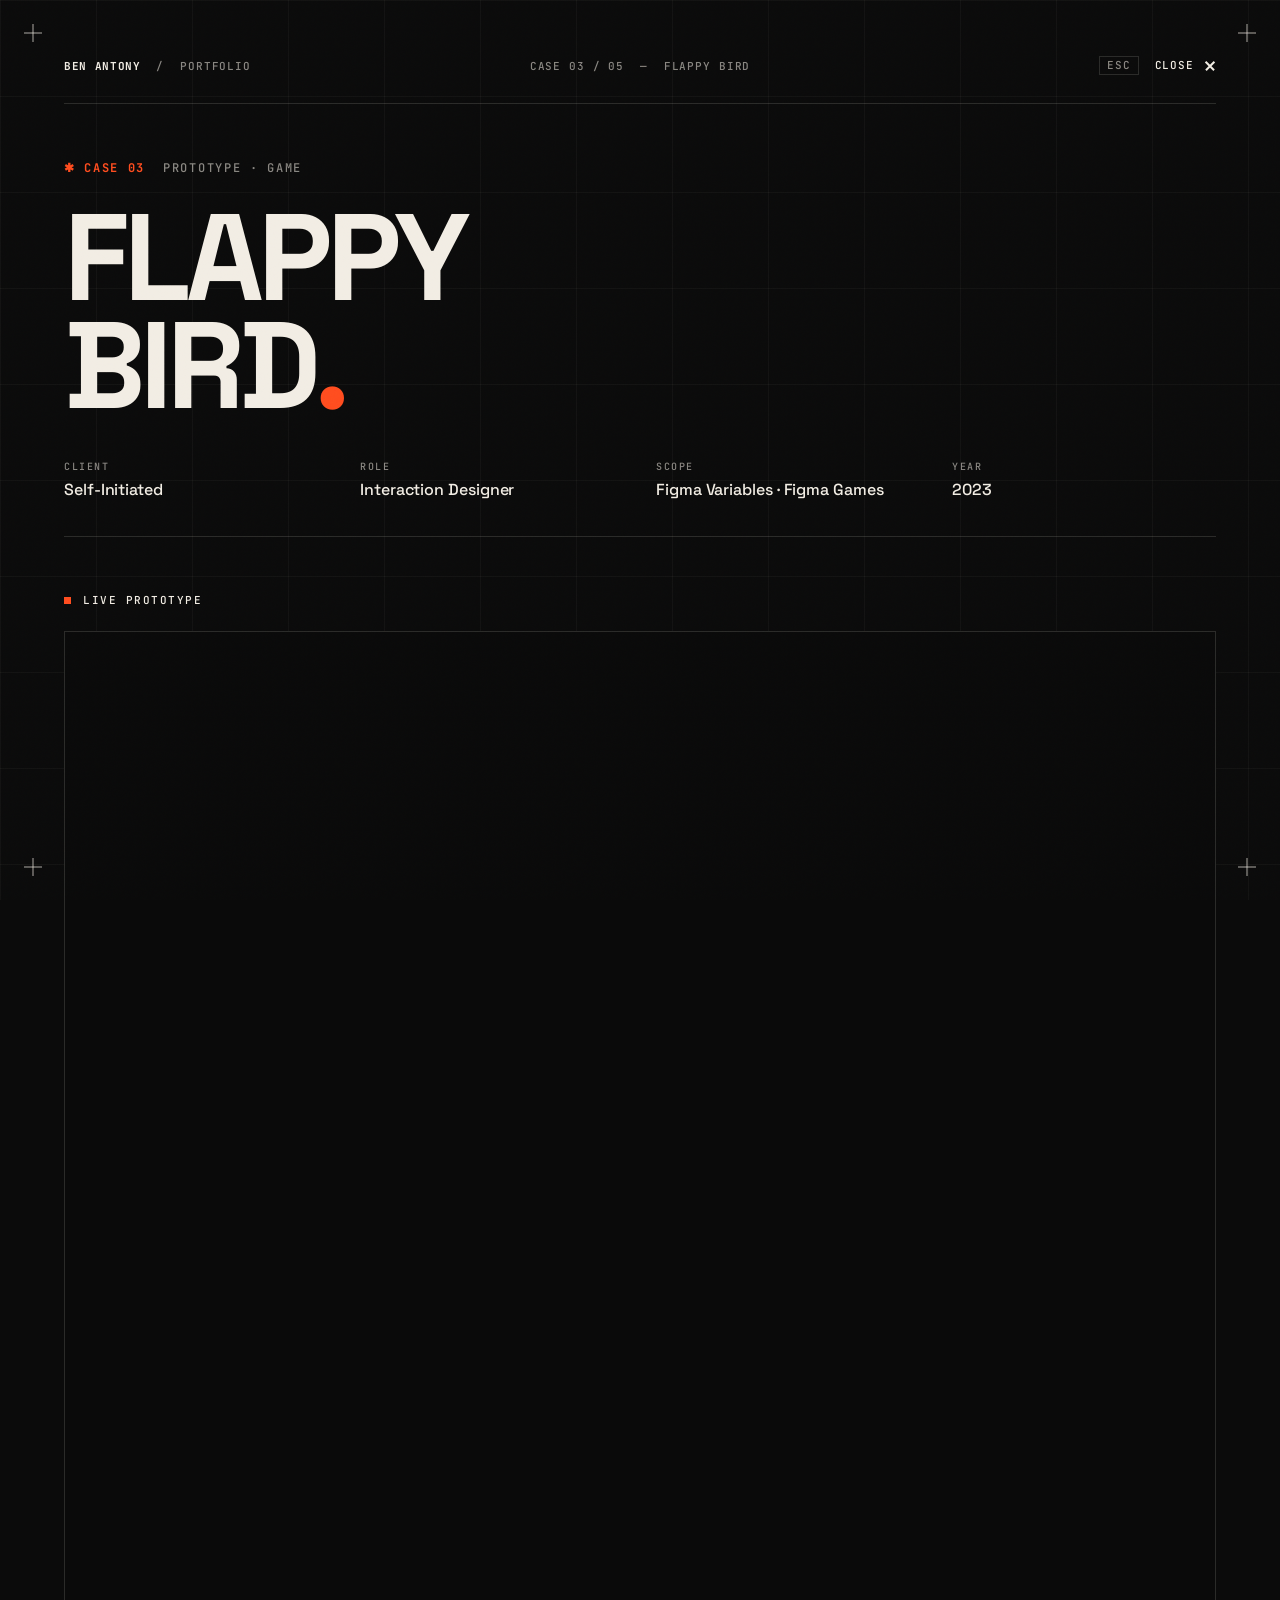
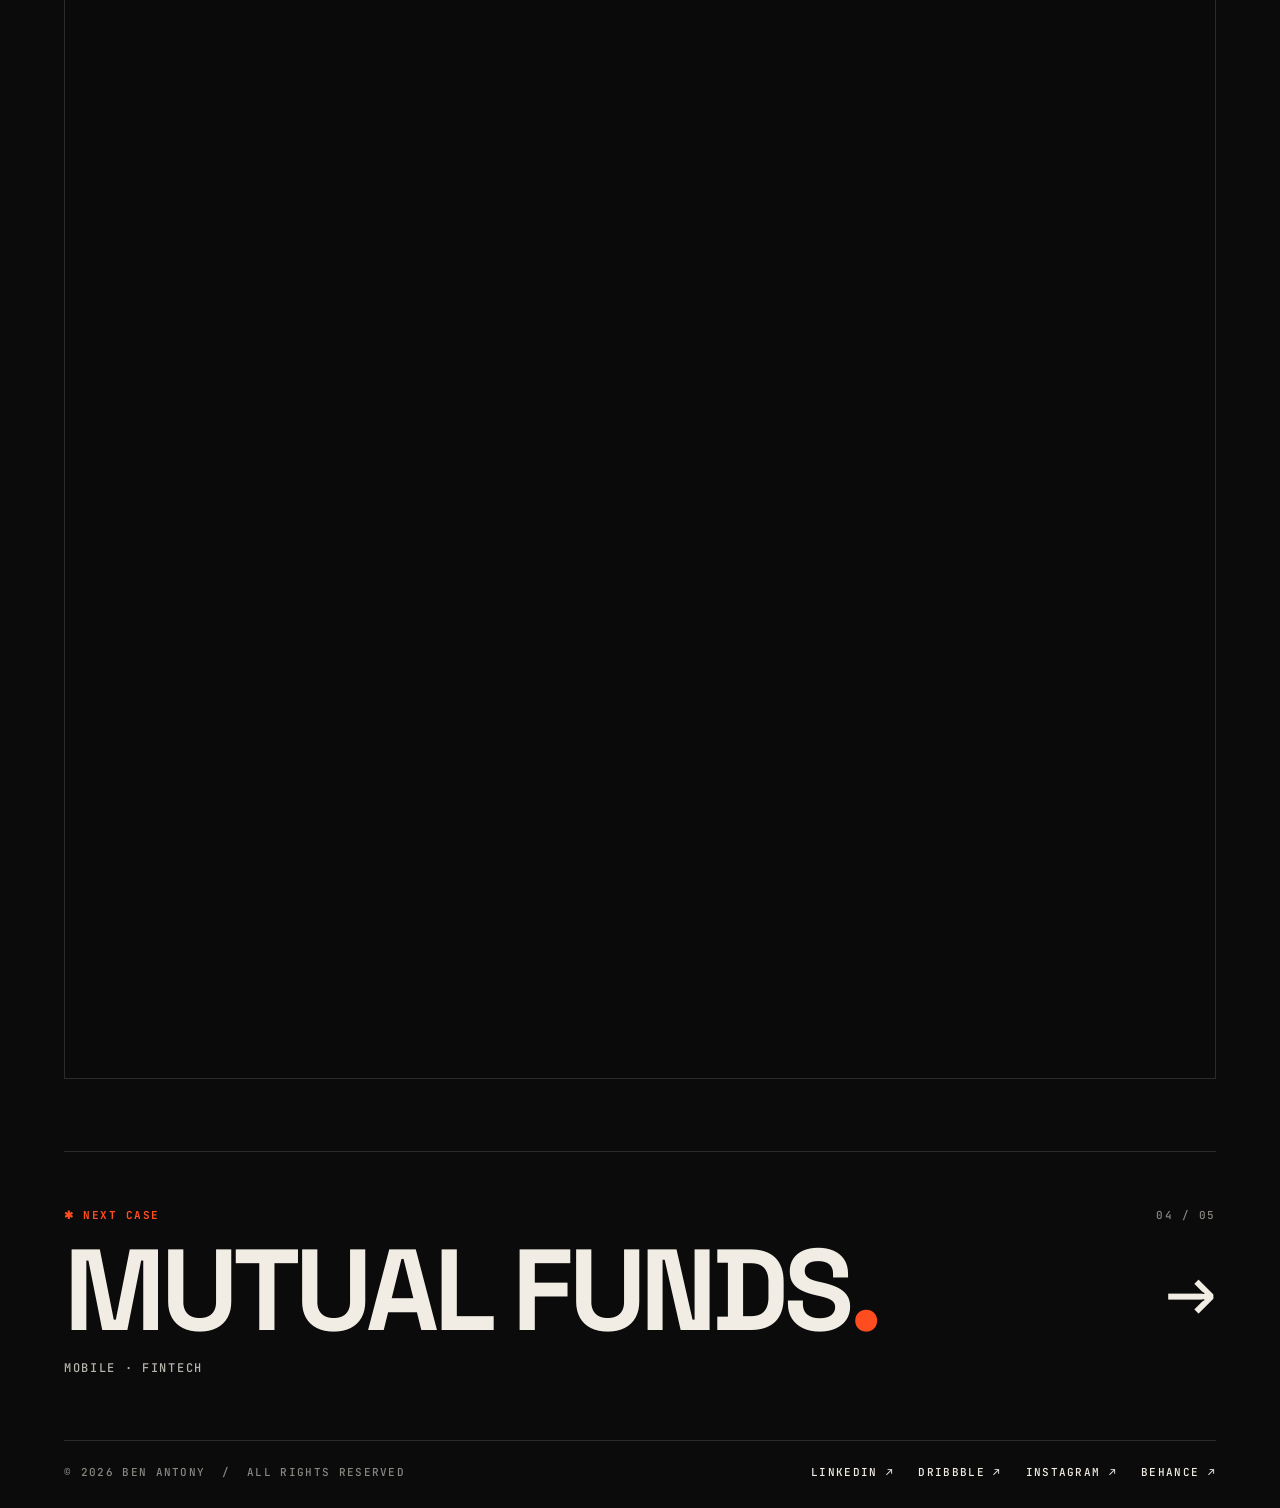
<file: case-flappy.html>
<!doctype html>
<html lang="en">
<head>
<meta charset="utf-8" />
<meta name="viewport" content="width=device-width, initial-scale=1" />
<title>Flappy Bird — Figma Variables · Ben Antony</title>
<meta name="description" content="Case study — A playable Flappy Bird built entirely in Figma using variables, by Ben Antony." />

<link rel="preconnect" href="https://fonts.googleapis.com">
<link rel="preconnect" href="https://fonts.gstatic.com" crossorigin>
<link href="https://fonts.googleapis.com/css2?family=Space+Grotesk:wght@500;700&family=JetBrains+Mono:wght@400;500;700&display=swap" rel="stylesheet">

<style>
  :root {
    --bg: #0B0B0B;
    --ink: #F2EDE4;
    --muted: rgba(242,237,228,0.55);
    --muted-soft: rgba(242,237,228,0.75);
    --accent: #FF4D1F;
    --rule: rgba(242,237,228,0.14);
    --rule-strong: rgba(242,237,228,0.28);
    --grid: rgba(242,237,228,0.04);
  }

  *, *::before, *::after { box-sizing: border-box; }
  html, body { margin: 0; padding: 0; background: var(--bg); color: var(--ink); scroll-behavior: smooth; }
  body {
    font-family: 'Space Grotesk', sans-serif;
    font-weight: 500;
    min-height: 100vh;
    overflow-x: hidden;
    -webkit-font-smoothing: antialiased;
    text-rendering: optimizeLegibility;
  }
  a { color: inherit; text-decoration: none; }
  button { font: inherit; color: inherit; background: none; border: none; padding: 0; cursor: pointer; }
  ::selection { background: var(--accent); color: #0a0a0a; }

  body::before {
    content: '';
    position: fixed; inset: 0;
    background-image: url("data:image/svg+xml;utf8,<svg xmlns='http://www.w3.org/2000/svg' width='240' height='240'><filter id='n'><feTurbulence baseFrequency='0.9' numOctaves='2' stitchTiles='stitch'/></filter><rect width='100%25' height='100%25' filter='url(%23n)' opacity='0.45'/></svg>");
    mix-blend-mode: overlay;
    opacity: 0.35;
    pointer-events: none;
    z-index: 100;
  }
  body::after {
    content: '';
    position: fixed; inset: 0;
    background-image:
      linear-gradient(var(--grid) 1px, transparent 1px),
      linear-gradient(90deg, var(--grid) 1px, transparent 1px);
    background-size: 96px 96px;
    pointer-events: none;
    z-index: 0;
  }

  .mark { position: fixed; width: 18px; height: 18px; z-index: 5; pointer-events: none; }
  .mark::before, .mark::after { content: ''; position: absolute; background: var(--ink); opacity: 0.7; }
  .mark::before { left: 50%; top: 0; bottom: 0; width: 1px; transform: translateX(-0.5px); }
  .mark::after  { top: 50%; left: 0; right: 0; height: 1px; transform: translateY(-0.5px); }
  .mark.tl { top: 24px; left: 24px; }
  .mark.tr { top: 24px; right: 24px; }
  .mark.bl { bottom: 24px; left: 24px; }
  .mark.br { bottom: 24px; right: 24px; }

  .page {
    position: relative;
    padding: 56px 64px 0 64px;
    z-index: 1;
  }

  .rail {
    display: grid;
    grid-template-columns: 1fr auto 1fr;
    align-items: center;
    gap: 24px;
    padding-bottom: 28px;
    border-bottom: 1px solid var(--rule);
    font-family: 'JetBrains Mono', monospace;
    font-size: 11px;
    letter-spacing: 0.08em;
    text-transform: uppercase;
    color: var(--muted);
  }
  .rail .l { text-align: left; }
  .rail .l .home { color: inherit; text-decoration: none; transition: color 0.2s ease; }
  .rail .l .home:hover { color: var(--accent); }
  .rail .c { text-align: center; }
  .rail .r { text-align: right; display: inline-flex; gap: 16px; justify-content: flex-end; align-items: center; }
  .rail b { color: var(--ink); font-weight: 700; letter-spacing: 0.06em; }
  .rail .close {
    display: inline-flex; align-items: center; gap: 10px;
    color: var(--ink);
    border-bottom: 1px solid transparent;
    transition: border-color 0.2s ease, color 0.2s ease;
  }
  .rail .close:hover { border-color: var(--ink); }
  .rail .close .x { width: 12px; height: 12px; position: relative; display: inline-block; }
  .rail .close .x::before, .rail .close .x::after {
    content: ''; position: absolute; top: 50%; left: 0; right: 0;
    height: 1.5px; background: currentColor;
  }
  .rail .close .x::before { transform: rotate(45deg); }
  .rail .close .x::after  { transform: rotate(-45deg); }
  .rail .kbd {
    display: inline-block;
    padding: 2px 7px;
    border: 1px solid var(--rule);
    color: var(--muted);
    font-size: 11px;
    letter-spacing: 0.08em;
    line-height: 1.2;
  }

  .hero {
    padding: 56px 0 36px;
    border-bottom: 1px solid var(--rule);
    display: flex;
    flex-direction: column;
    gap: 28px;
  }
  .hero .eyebrow {
    font-family: 'JetBrains Mono', monospace;
    font-size: 12px;
    letter-spacing: 0.14em;
    text-transform: uppercase;
    color: var(--muted);
    display: flex; align-items: baseline; gap: 18px; flex-wrap: wrap;
  }
  .hero .eyebrow .num { color: var(--accent); font-weight: 700; }
  .hero .title {
    font-weight: 700;
    font-size: clamp(48px, 9.6vw, 144px);
    line-height: 0.88;
    letter-spacing: -0.045em;
    margin: 0;
    text-transform: uppercase;
  }
  .hero .title .row { display: block; }
  .hero .title .dot { color: var(--accent); }
  .hero .meta {
    display: grid;
    grid-template-columns: repeat(4, 1fr);
    gap: 32px;
    padding-top: 12px;
  }
  .hero .meta .cell { display: flex; flex-direction: column; gap: 6px; }
  .hero .meta .k {
    font-family: 'JetBrains Mono', monospace;
    font-size: 10px;
    letter-spacing: 0.16em;
    text-transform: uppercase;
    color: var(--muted);
  }
  .hero .meta .v {
    font-size: 16px;
    color: var(--ink);
    font-weight: 500;
    letter-spacing: -0.005em;
  }

  .proto-wrap {
    padding: 56px 0 72px;
    border-bottom: 1px solid var(--rule);
  }
  .proto-head {
    display: flex;
    justify-content: space-between;
    align-items: baseline;
    gap: 24px;
    margin-bottom: 24px;
    font-family: 'JetBrains Mono', monospace;
    font-size: 11px;
    letter-spacing: 0.14em;
    text-transform: uppercase;
    color: var(--muted);
  }
  .proto-head .l { color: var(--ink); display: inline-flex; align-items: center; gap: 12px; }
  .proto-head .l .dot {
    width: 7px; height: 7px;
    background: var(--accent);
    display: inline-block;
    animation: pulse 2.4s ease-in-out infinite;
  }
  @keyframes pulse {
    0%, 100% { opacity: 1; }
    50% { opacity: 0.4; }
  }
  .proto-head .r a {
    color: var(--ink);
    border-bottom: 1px solid transparent;
    transition: border-color 0.2s ease, color 0.2s ease;
  }
  .proto-head .r a:hover { color: var(--accent); border-color: var(--accent); }
  .proto-frame {
    position: relative;
    width: 100%;
    aspect-ratio: var(--proto-aspect, 9 / 16);
    background: #0a0a0a;
    border: 1px solid var(--rule);
    overflow: hidden;
  }
  .proto-frame iframe {
    position: absolute;
    inset: 0;
    width: 100%;
    height: 100%;
    border: 0;
  }
  .proto-empty {
    position: absolute;
    inset: 0;
    display: flex;
    flex-direction: column;
    align-items: center;
    justify-content: center;
    gap: 18px;
    text-align: center;
    padding: 24px;
    font-family: 'JetBrains Mono', monospace;
    font-size: 12px;
    letter-spacing: 0.14em;
    text-transform: uppercase;
    color: var(--muted);
  }
  .proto-empty .head {
    color: var(--ink);
    font-size: 14px;
    letter-spacing: 0.18em;
  }
  .proto-empty .head::before {
    content: '✱';
    color: var(--accent);
    margin-right: 10px;
  }
  .proto-empty .sub { max-width: 480px; line-height: 1.7; }

  /* Next case */
  .next-case {
    border-bottom: 1px solid var(--rule);
  }
  .next-link {
    display: block;
    padding: 56px 0 64px;
    position: relative;
    transition: padding-left 0.35s cubic-bezier(0.16, 1, 0.3, 1);
  }
  .next-link:hover { padding-left: 12px; }
  .next-meta {
    display: flex;
    justify-content: space-between;
    align-items: baseline;
    gap: 24px;
    margin-bottom: 18px;
    font-family: 'JetBrains Mono', monospace;
    font-size: 11px;
    letter-spacing: 0.14em;
    text-transform: uppercase;
    color: var(--muted);
  }
  .next-meta .label { color: var(--accent); font-weight: 700; }
  .next-row {
    display: flex;
    justify-content: space-between;
    align-items: center;
    gap: 24px;
  }
  .next-title {
    font-weight: 700;
    font-size: clamp(48px, 9vw, 132px);
    line-height: 0.88;
    letter-spacing: -0.045em;
    text-transform: uppercase;
    margin: 0;
  }
  .next-title .dot { color: var(--accent); }
  .next-arrow {
    font-size: clamp(32px, 5vw, 64px);
    font-weight: 500;
    line-height: 1;
    transition: transform 0.35s cubic-bezier(0.16, 1, 0.3, 1), color 0.25s ease;
    color: var(--ink);
    flex-shrink: 0;
  }
  .next-link:hover .next-arrow { transform: translateX(16px); color: var(--accent); }
  .next-tags {
    margin-top: 18px;
    font-family: 'JetBrains Mono', monospace;
    font-size: 12px;
    letter-spacing: 0.14em;
    text-transform: uppercase;
    color: var(--muted-soft);
  }

  .foot {
    display: grid;
    grid-template-columns: 1fr 1fr;
    gap: 32px;
    padding: 24px 0 28px;
    font-family: 'JetBrains Mono', monospace;
    font-size: 11px;
    letter-spacing: 0.12em;
    text-transform: uppercase;
    color: var(--muted);
  }
  .foot a { color: var(--ink); border-bottom: 1px solid transparent; transition: border-color 0.2s ease, color 0.2s ease; }
  .foot a:hover { color: var(--accent); border-color: var(--accent); }
  .foot .socials { display: flex; gap: 24px; justify-content: flex-end; flex-wrap: wrap; }

  .totop {
    position: fixed;
    right: 24px;
    bottom: 24px;
    z-index: 6;
    width: 48px; height: 48px;
    border: 1px solid var(--rule-strong);
    background: var(--bg);
    display: inline-flex; align-items: center; justify-content: center;
    color: var(--ink);
    font-family: 'JetBrains Mono', monospace;
    font-size: 16px;
    font-weight: 700;
    opacity: 0;
    transform: translateY(12px);
    transition: opacity 0.3s ease, transform 0.3s ease, color 0.2s ease, border-color 0.2s ease, background 0.2s ease;
  }
  .totop.on { opacity: 1; transform: translateY(0); }
  .totop:hover { background: var(--accent); border-color: var(--accent); color: #0a0a0a; }

  @media (max-width: 1024px) {
    .page { padding: 44px 28px 0; }
    .hero .meta { grid-template-columns: repeat(2, 1fr); gap: 20px; }
  }
  @media (max-width: 720px) {
    .mark { width: 12px; height: 12px; }
    .rail { grid-template-columns: 1fr auto; gap: 12px; }
    .rail .c { display: none; }
    .hero { padding: 36px 0 24px; gap: 22px; }
    .hero .title { font-size: clamp(40px, 14vw, 96px); }
    .proto-wrap { padding: 36px 0 56px; }
    .proto-head { flex-wrap: wrap; gap: 12px; }
    .proto-frame { aspect-ratio: 9 / 16; }
    .next-link { padding: 36px 0 44px; }
    .next-title { font-size: clamp(36px, 13vw, 80px); }
    .next-arrow { font-size: clamp(24px, 7vw, 40px); }
    .foot { grid-template-columns: 1fr; gap: 16px; padding: 18px 0 22px; }
    .foot .socials { justify-content: flex-start; }
  }
</style>
<script>try{if(sessionStorage.getItem('pt-light')){document.documentElement.classList.add('pt-light');sessionStorage.removeItem('pt-light');setTimeout(function(){document.documentElement.classList.remove('pt-light');},850);}}catch(e){}</script>
<link rel="stylesheet" href="assets/transition.css" />
</head>
<body id="top">
  <div class="page-transition intro" aria-hidden="true"></div>

  <span class="mark tl" aria-hidden="true"></span>
  <span class="mark tr" aria-hidden="true"></span>
  <span class="mark bl" aria-hidden="true"></span>
  <span class="mark br" aria-hidden="true"></span>

  <div class="page">
    <header class="rail">
      <div class="l"><b>Ben Antony</b> &nbsp;/&nbsp; <a class="home" href="index.html">Portfolio</a></div>
      <div class="c">Case 03 / 05 &nbsp;—&nbsp; Flappy Bird</div>
      <div class="r">
        <span class="kbd">ESC</span>
        <a href="works.html" class="close" aria-label="Back to works">
          <span>Close</span>
          <span class="x" aria-hidden="true"></span>
        </a>
      </div>
    </header>

    <section class="hero">
      <div class="eyebrow">
        <span class="num">✱ Case 03</span>
        <span>Prototype · Game</span>
      </div>
      <h1 class="title">
        <span class="row">Flappy</span>
        <span class="row">Bird<span class="dot">.</span></span>
      </h1>
      <div class="meta">
        <div class="cell">
          <div class="k">Client</div>
          <div class="v">Self-Initiated</div>
        </div>
        <div class="cell">
          <div class="k">Role</div>
          <div class="v">Interaction Designer</div>
        </div>
        <div class="cell">
          <div class="k">Scope</div>
          <div class="v">Figma Variables · Figma Games</div>
        </div>
        <div class="cell">
          <div class="k">Year</div>
          <div class="v">2023</div>
        </div>
      </div>
    </section>

    <section class="proto-wrap" aria-label="Interactive prototype">
      <div class="proto-head">
        <div class="l"><span class="dot" aria-hidden="true"></span>Live Prototype</div>
        <div class="r"></div>
      </div>
      <div class="proto-frame" id="proto-frame">
        <div class="proto-empty" id="proto-empty">
          <div class="head">Prototype slot ready</div>
          <div class="sub">Drop the Figma prototype URL into the <code style="font-family:inherit;color:var(--ink);">FIGMA_URL</code> constant near the bottom of this file.</div>
        </div>
      </div>
    </section>

    <section class="next-case" aria-label="Next case study">
      <a href="case-hdfc.html" class="next-link">
        <div class="next-meta">
          <span class="label">✱ Next Case</span>
          <span>04 / 05</span>
        </div>
        <div class="next-row">
          <h2 class="next-title">Mutual Funds<span class="dot">.</span></h2>
          <span class="next-arrow" aria-hidden="true">→</span>
        </div>
        <div class="next-tags">Mobile · Fintech</div>
      </a>
    </section>

    <footer class="foot">
      <div>© 2026 Ben Antony &nbsp;/&nbsp; All Rights Reserved</div>
      <div class="socials">
        <a href="https://www.linkedin.com/in/ben-antony-080307108?utm_source=share&amp;utm_campaign=share_via&amp;utm_content=profile&amp;utm_medium=android_app" target="_blank" rel="noopener">LinkedIn ↗</a>
        <a href="https://dribbble.com/BenJohnAntony" target="_blank" rel="noopener">Dribbble ↗</a>
        <a href="https://www.instagram.com/benjohnantony.designs/" target="_blank" rel="noopener">Instagram ↗</a>
        <a href="https://www.behance.net/Benjohnantony" target="_blank" rel="noopener">Behance ↗</a>
      </div>
    </footer>
  </div>

  <a href="#top" class="totop" id="totop" aria-label="Back to top">↑</a>

  <script>
    /* ESC returns to works */
    document.addEventListener('keydown', (e) => {
      if (e.key === 'Escape') window.location.href = 'works.html';
    });

    (function(){
      const btn = document.getElementById('totop');
      if (!btn) return;
      window.addEventListener('scroll', () => {
        if (window.scrollY > 600) btn.classList.add('on');
        else btn.classList.remove('on');
      }, { passive: true });
    })();

    /* Paste your Figma prototype link below — accepts either figma.com/proto or embed.figma.com URLs.
       Note: scaling=scale-down-width pins the prototype to the iframe width — no horizontal scroll. */
    const FIGMA_URL = "https://www.figma.com/proto/75kvMOdQPjDohv5BrtXfXx/Link?node-id=1-14980&viewport=196%2C-982%2C0.11&t=bnZTJswk8I49Qo4P-8&scaling=scale-down-width&content-scaling=fixed&page-id=0%3A1&starting-point-node-id=1%3A2545&disable-default-keyboard-nav=1&hotspot-hints=0&hide-ui=1";

    (function(){
      const frame = document.getElementById('proto-frame');
      const empty = document.getElementById('proto-empty');
      if (!frame || !FIGMA_URL) return;

      function toEmbed(url) {
        try {
          const u = new URL(url);
          if (u.hostname === 'embed.figma.com') return u.toString();
          if (u.hostname.endsWith('figma.com') && (u.pathname.startsWith('/proto/') || u.pathname.startsWith('/design/'))) {
            u.hostname = 'embed.figma.com';
            if (!u.searchParams.has('embed-host')) u.searchParams.set('embed-host', 'share');
            return u.toString();
          }
          return url;
        } catch (_) { return url; }
      }

      const embedUrl = toEmbed(FIGMA_URL);
      const iframe = document.createElement('iframe');
      iframe.setAttribute('allowfullscreen', '');
      iframe.setAttribute('title', 'Flappy Bird · Figma prototype');
      iframe.src = embedUrl;
      frame.appendChild(iframe);
      if (empty) empty.remove();
    })();
  </script>
  <script src="assets/transition.js"></script>
</body>
</html>
</file>
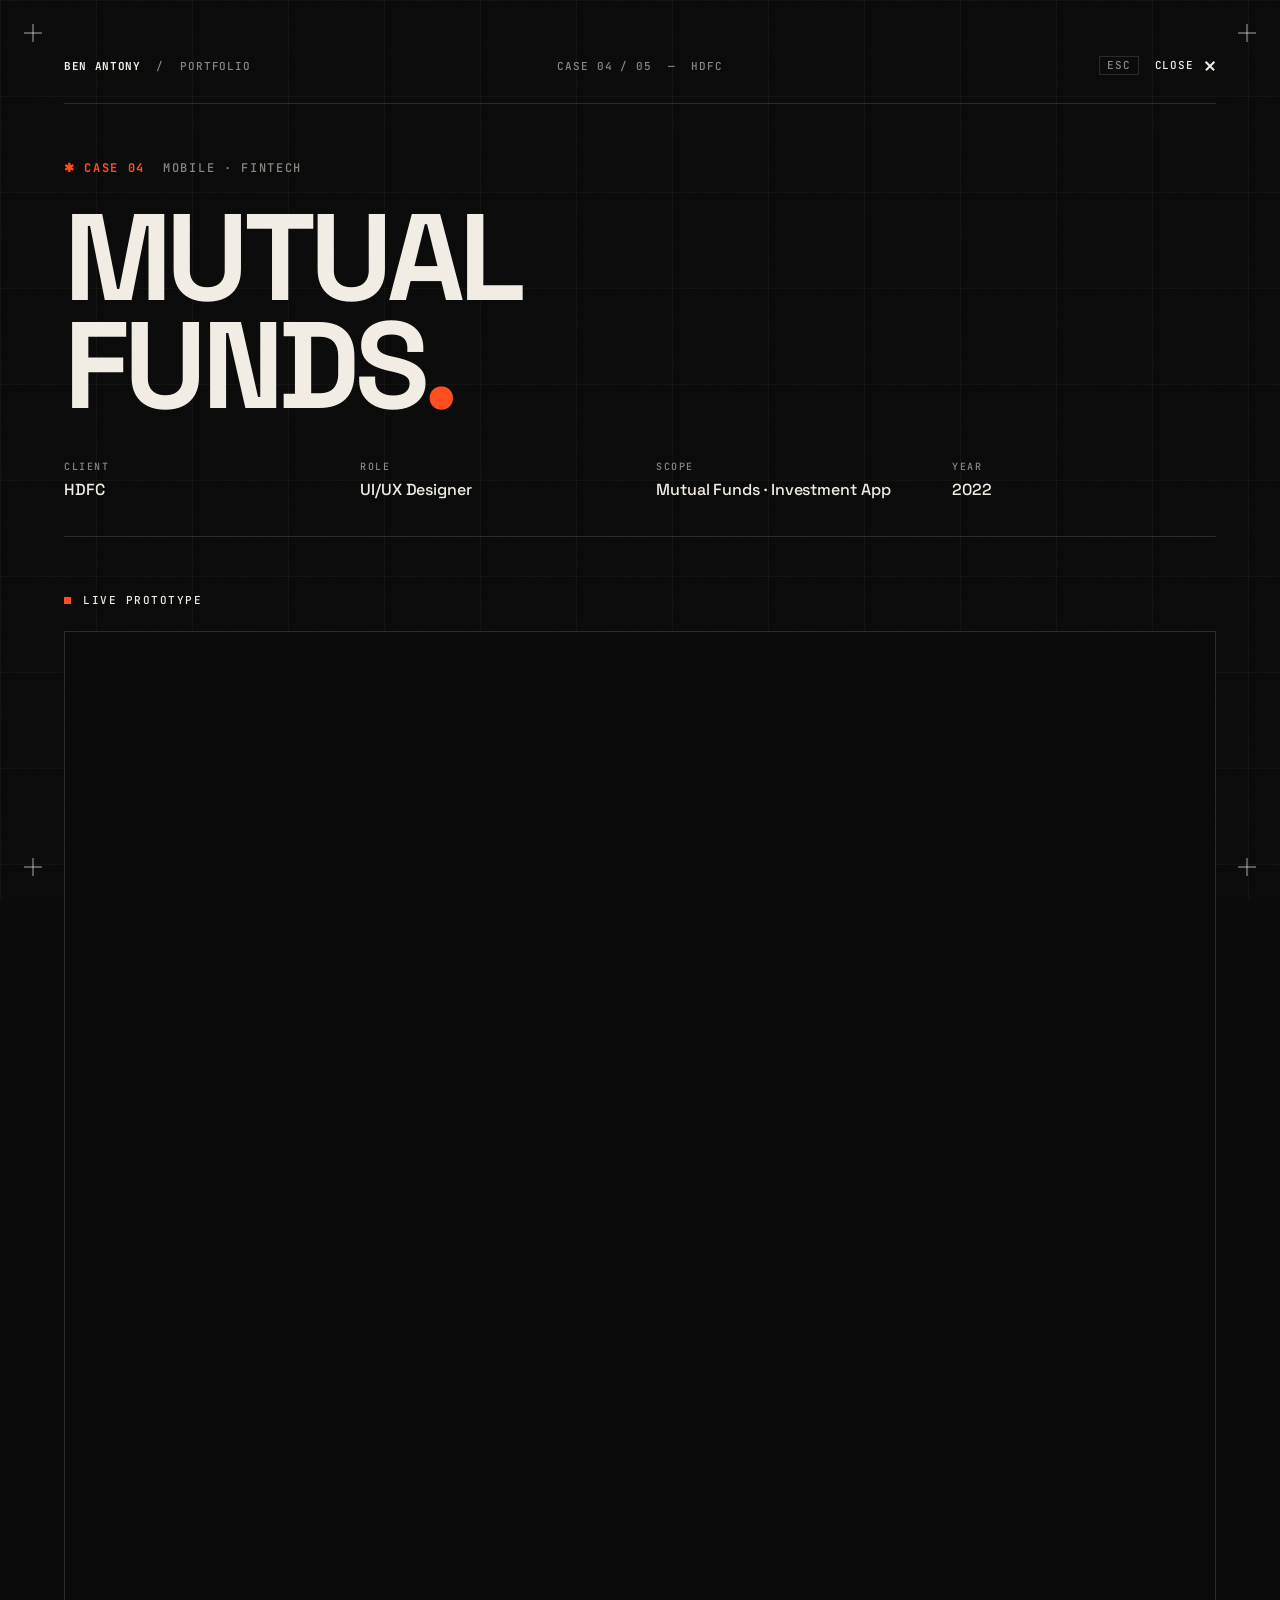
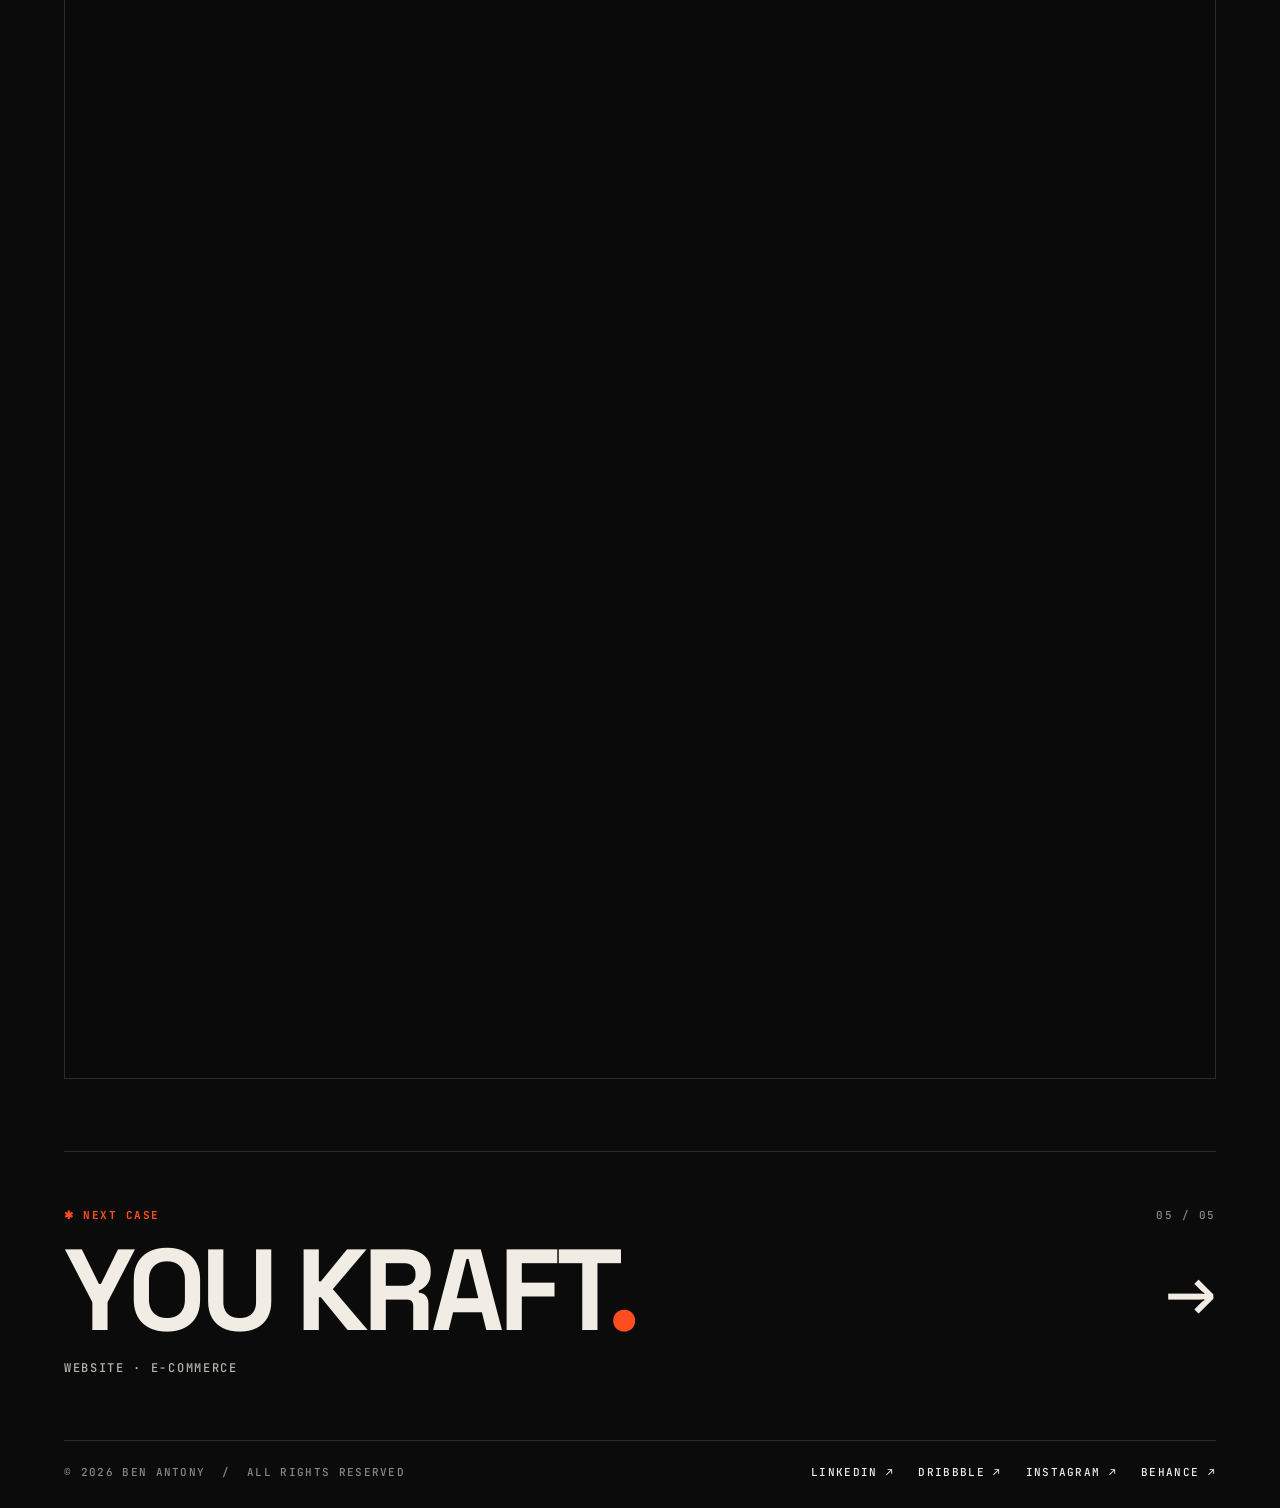
<file: case-hdfc.html>
<!doctype html>
<html lang="en">
<head>
<meta charset="utf-8" />
<meta name="viewport" content="width=device-width, initial-scale=1" />
<title>HDFC — Mutual Funds · Ben Antony</title>
<meta name="description" content="Case study — Simplifying mutual fund investment through design at HDFC, by Ben Antony." />

<link rel="preconnect" href="https://fonts.googleapis.com">
<link rel="preconnect" href="https://fonts.gstatic.com" crossorigin>
<link href="https://fonts.googleapis.com/css2?family=Space+Grotesk:wght@500;700&family=JetBrains+Mono:wght@400;500;700&display=swap" rel="stylesheet">

<style>
  :root {
    --bg: #0B0B0B;
    --ink: #F2EDE4;
    --muted: rgba(242,237,228,0.55);
    --muted-soft: rgba(242,237,228,0.75);
    --accent: #FF4D1F;
    --rule: rgba(242,237,228,0.14);
    --rule-strong: rgba(242,237,228,0.28);
    --grid: rgba(242,237,228,0.04);
  }

  *, *::before, *::after { box-sizing: border-box; }
  html, body { margin: 0; padding: 0; background: var(--bg); color: var(--ink); scroll-behavior: smooth; }
  body {
    font-family: 'Space Grotesk', sans-serif;
    font-weight: 500;
    min-height: 100vh;
    overflow-x: hidden;
    -webkit-font-smoothing: antialiased;
    text-rendering: optimizeLegibility;
  }
  a { color: inherit; text-decoration: none; }
  button { font: inherit; color: inherit; background: none; border: none; padding: 0; cursor: pointer; }
  ::selection { background: var(--accent); color: #0a0a0a; }

  body::before {
    content: '';
    position: fixed; inset: 0;
    background-image: url("data:image/svg+xml;utf8,<svg xmlns='http://www.w3.org/2000/svg' width='240' height='240'><filter id='n'><feTurbulence baseFrequency='0.9' numOctaves='2' stitchTiles='stitch'/></filter><rect width='100%25' height='100%25' filter='url(%23n)' opacity='0.45'/></svg>");
    mix-blend-mode: overlay;
    opacity: 0.35;
    pointer-events: none;
    z-index: 100;
  }
  body::after {
    content: '';
    position: fixed; inset: 0;
    background-image:
      linear-gradient(var(--grid) 1px, transparent 1px),
      linear-gradient(90deg, var(--grid) 1px, transparent 1px);
    background-size: 96px 96px;
    pointer-events: none;
    z-index: 0;
  }

  .mark { position: fixed; width: 18px; height: 18px; z-index: 5; pointer-events: none; }
  .mark::before, .mark::after { content: ''; position: absolute; background: var(--ink); opacity: 0.7; }
  .mark::before { left: 50%; top: 0; bottom: 0; width: 1px; transform: translateX(-0.5px); }
  .mark::after  { top: 50%; left: 0; right: 0; height: 1px; transform: translateY(-0.5px); }
  .mark.tl { top: 24px; left: 24px; }
  .mark.tr { top: 24px; right: 24px; }
  .mark.bl { bottom: 24px; left: 24px; }
  .mark.br { bottom: 24px; right: 24px; }

  .page {
    position: relative;
    padding: 56px 64px 0 64px;
    z-index: 1;
  }

  .rail {
    display: grid;
    grid-template-columns: 1fr auto 1fr;
    align-items: center;
    gap: 24px;
    padding-bottom: 28px;
    border-bottom: 1px solid var(--rule);
    font-family: 'JetBrains Mono', monospace;
    font-size: 11px;
    letter-spacing: 0.08em;
    text-transform: uppercase;
    color: var(--muted);
  }
  .rail .l { text-align: left; }
  .rail .l .home { color: inherit; text-decoration: none; transition: color 0.2s ease; }
  .rail .l .home:hover { color: var(--accent); }
  .rail .c { text-align: center; }
  .rail .r { text-align: right; display: inline-flex; gap: 16px; justify-content: flex-end; align-items: center; }
  .rail b { color: var(--ink); font-weight: 700; letter-spacing: 0.06em; }
  .rail .close {
    display: inline-flex; align-items: center; gap: 10px;
    color: var(--ink);
    border-bottom: 1px solid transparent;
    transition: border-color 0.2s ease, color 0.2s ease;
  }
  .rail .close:hover { border-color: var(--ink); }
  .rail .close .x { width: 12px; height: 12px; position: relative; display: inline-block; }
  .rail .close .x::before, .rail .close .x::after {
    content: ''; position: absolute; top: 50%; left: 0; right: 0;
    height: 1.5px; background: currentColor;
  }
  .rail .close .x::before { transform: rotate(45deg); }
  .rail .close .x::after  { transform: rotate(-45deg); }
  .rail .kbd {
    display: inline-block;
    padding: 2px 7px;
    border: 1px solid var(--rule);
    color: var(--muted);
    font-size: 11px;
    letter-spacing: 0.08em;
    line-height: 1.2;
  }

  .hero {
    padding: 56px 0 36px;
    border-bottom: 1px solid var(--rule);
    display: flex;
    flex-direction: column;
    gap: 28px;
  }
  .hero .eyebrow {
    font-family: 'JetBrains Mono', monospace;
    font-size: 12px;
    letter-spacing: 0.14em;
    text-transform: uppercase;
    color: var(--muted);
    display: flex; align-items: baseline; gap: 18px; flex-wrap: wrap;
  }
  .hero .eyebrow .num { color: var(--accent); font-weight: 700; }
  .hero .title {
    font-weight: 700;
    font-size: clamp(48px, 9.6vw, 144px);
    line-height: 0.88;
    letter-spacing: -0.045em;
    margin: 0;
    text-transform: uppercase;
  }
  .hero .title .row { display: block; }
  .hero .title .dot { color: var(--accent); }
  .hero .meta {
    display: grid;
    grid-template-columns: repeat(4, 1fr);
    gap: 32px;
    padding-top: 12px;
  }
  .hero .meta .cell { display: flex; flex-direction: column; gap: 6px; }
  .hero .meta .k {
    font-family: 'JetBrains Mono', monospace;
    font-size: 10px;
    letter-spacing: 0.16em;
    text-transform: uppercase;
    color: var(--muted);
  }
  .hero .meta .v {
    font-size: 16px;
    color: var(--ink);
    font-weight: 500;
    letter-spacing: -0.005em;
  }

  .proto-wrap {
    padding: 56px 0 72px;
    border-bottom: 1px solid var(--rule);
  }
  .proto-head {
    display: flex;
    justify-content: space-between;
    align-items: baseline;
    gap: 24px;
    margin-bottom: 24px;
    font-family: 'JetBrains Mono', monospace;
    font-size: 11px;
    letter-spacing: 0.14em;
    text-transform: uppercase;
    color: var(--muted);
  }
  .proto-head .l { color: var(--ink); display: inline-flex; align-items: center; gap: 12px; }
  .proto-head .l .dot {
    width: 7px; height: 7px;
    background: var(--accent);
    display: inline-block;
    animation: pulse 2.4s ease-in-out infinite;
  }
  @keyframes pulse {
    0%, 100% { opacity: 1; }
    50% { opacity: 0.4; }
  }
  .proto-head .r a {
    color: var(--ink);
    border-bottom: 1px solid transparent;
    transition: border-color 0.2s ease, color 0.2s ease;
  }
  .proto-head .r a:hover { color: var(--accent); border-color: var(--accent); }
  .proto-frame {
    position: relative;
    width: 100%;
    aspect-ratio: var(--proto-aspect, 9 / 16);
    background: #0a0a0a;
    border: 1px solid var(--rule);
    overflow: hidden;
  }
  .proto-frame iframe {
    position: absolute;
    inset: 0;
    width: 100%;
    height: 100%;
    border: 0;
  }
  .proto-empty {
    position: absolute;
    inset: 0;
    display: flex;
    flex-direction: column;
    align-items: center;
    justify-content: center;
    gap: 18px;
    text-align: center;
    padding: 24px;
    font-family: 'JetBrains Mono', monospace;
    font-size: 12px;
    letter-spacing: 0.14em;
    text-transform: uppercase;
    color: var(--muted);
  }
  .proto-empty .head {
    color: var(--ink);
    font-size: 14px;
    letter-spacing: 0.18em;
  }
  .proto-empty .head::before {
    content: '✱';
    color: var(--accent);
    margin-right: 10px;
  }
  .proto-empty .sub { max-width: 480px; line-height: 1.7; }

  /* Next case */
  .next-case {
    border-bottom: 1px solid var(--rule);
  }
  .next-link {
    display: block;
    padding: 56px 0 64px;
    position: relative;
    transition: padding-left 0.35s cubic-bezier(0.16, 1, 0.3, 1);
  }
  .next-link:hover { padding-left: 12px; }
  .next-meta {
    display: flex;
    justify-content: space-between;
    align-items: baseline;
    gap: 24px;
    margin-bottom: 18px;
    font-family: 'JetBrains Mono', monospace;
    font-size: 11px;
    letter-spacing: 0.14em;
    text-transform: uppercase;
    color: var(--muted);
  }
  .next-meta .label { color: var(--accent); font-weight: 700; }
  .next-row {
    display: flex;
    justify-content: space-between;
    align-items: center;
    gap: 24px;
  }
  .next-title {
    font-weight: 700;
    font-size: clamp(48px, 9vw, 132px);
    line-height: 0.88;
    letter-spacing: -0.045em;
    text-transform: uppercase;
    margin: 0;
  }
  .next-title .dot { color: var(--accent); }
  .next-arrow {
    font-size: clamp(32px, 5vw, 64px);
    font-weight: 500;
    line-height: 1;
    transition: transform 0.35s cubic-bezier(0.16, 1, 0.3, 1), color 0.25s ease;
    color: var(--ink);
    flex-shrink: 0;
  }
  .next-link:hover .next-arrow { transform: translateX(16px); color: var(--accent); }
  .next-tags {
    margin-top: 18px;
    font-family: 'JetBrains Mono', monospace;
    font-size: 12px;
    letter-spacing: 0.14em;
    text-transform: uppercase;
    color: var(--muted-soft);
  }

  .foot {
    display: grid;
    grid-template-columns: 1fr 1fr;
    gap: 32px;
    padding: 24px 0 28px;
    font-family: 'JetBrains Mono', monospace;
    font-size: 11px;
    letter-spacing: 0.12em;
    text-transform: uppercase;
    color: var(--muted);
  }
  .foot a { color: var(--ink); border-bottom: 1px solid transparent; transition: border-color 0.2s ease, color 0.2s ease; }
  .foot a:hover { color: var(--accent); border-color: var(--accent); }
  .foot .socials { display: flex; gap: 24px; justify-content: flex-end; flex-wrap: wrap; }

  .totop {
    position: fixed;
    right: 24px;
    bottom: 24px;
    z-index: 6;
    width: 48px; height: 48px;
    border: 1px solid var(--rule-strong);
    background: var(--bg);
    display: inline-flex; align-items: center; justify-content: center;
    color: var(--ink);
    font-family: 'JetBrains Mono', monospace;
    font-size: 16px;
    font-weight: 700;
    opacity: 0;
    transform: translateY(12px);
    transition: opacity 0.3s ease, transform 0.3s ease, color 0.2s ease, border-color 0.2s ease, background 0.2s ease;
  }
  .totop.on { opacity: 1; transform: translateY(0); }
  .totop:hover { background: var(--accent); border-color: var(--accent); color: #0a0a0a; }

  @media (max-width: 1024px) {
    .page { padding: 44px 28px 0; }
    .hero .meta { grid-template-columns: repeat(2, 1fr); gap: 20px; }
  }
  @media (max-width: 720px) {
    .mark { width: 12px; height: 12px; }
    .rail { grid-template-columns: 1fr auto; gap: 12px; }
    .rail .c { display: none; }
    .hero { padding: 36px 0 24px; gap: 22px; }
    .hero .title { font-size: clamp(40px, 14vw, 96px); }
    .proto-wrap { padding: 36px 0 56px; }
    .proto-head { flex-wrap: wrap; gap: 12px; }
    .proto-frame { aspect-ratio: 9 / 16; }
    .next-link { padding: 36px 0 44px; }
    .next-title { font-size: clamp(36px, 13vw, 80px); }
    .next-arrow { font-size: clamp(24px, 7vw, 40px); }
    .foot { grid-template-columns: 1fr; gap: 16px; padding: 18px 0 22px; }
    .foot .socials { justify-content: flex-start; }
  }
</style>
<script>try{if(sessionStorage.getItem('pt-light')){document.documentElement.classList.add('pt-light');sessionStorage.removeItem('pt-light');setTimeout(function(){document.documentElement.classList.remove('pt-light');},850);}}catch(e){}</script>
<link rel="stylesheet" href="assets/transition.css" />
</head>
<body id="top">
  <div class="page-transition intro" aria-hidden="true"></div>

  <span class="mark tl" aria-hidden="true"></span>
  <span class="mark tr" aria-hidden="true"></span>
  <span class="mark bl" aria-hidden="true"></span>
  <span class="mark br" aria-hidden="true"></span>

  <div class="page">
    <header class="rail">
      <div class="l"><b>Ben Antony</b> &nbsp;/&nbsp; <a class="home" href="index.html">Portfolio</a></div>
      <div class="c">Case 04 / 05 &nbsp;—&nbsp; HDFC</div>
      <div class="r">
        <span class="kbd">ESC</span>
        <a href="works.html" class="close" aria-label="Back to works">
          <span>Close</span>
          <span class="x" aria-hidden="true"></span>
        </a>
      </div>
    </header>

    <section class="hero">
      <div class="eyebrow">
        <span class="num">✱ Case 04</span>
        <span>Mobile · Fintech</span>
      </div>
      <h1 class="title">
        <span class="row">Mutual</span>
        <span class="row">Funds<span class="dot">.</span></span>
      </h1>
      <div class="meta">
        <div class="cell">
          <div class="k">Client</div>
          <div class="v">HDFC</div>
        </div>
        <div class="cell">
          <div class="k">Role</div>
          <div class="v">UI/UX Designer</div>
        </div>
        <div class="cell">
          <div class="k">Scope</div>
          <div class="v">Mutual Funds · Investment App</div>
        </div>
        <div class="cell">
          <div class="k">Year</div>
          <div class="v">2022</div>
        </div>
      </div>
    </section>

    <section class="proto-wrap" aria-label="Interactive prototype">
      <div class="proto-head">
        <div class="l"><span class="dot" aria-hidden="true"></span>Live Prototype</div>
        <div class="r"></div>
      </div>
      <div class="proto-frame" id="proto-frame">
        <div class="proto-empty" id="proto-empty">
          <div class="head">Prototype slot ready</div>
          <div class="sub">Drop the Figma prototype URL into the <code style="font-family:inherit;color:var(--ink);">FIGMA_URL</code> constant near the bottom of this file.</div>
        </div>
      </div>
    </section>

    <section class="next-case" aria-label="Next case study">
      <a href="case-youkraft.html" class="next-link">
        <div class="next-meta">
          <span class="label">✱ Next Case</span>
          <span>05 / 05</span>
        </div>
        <div class="next-row">
          <h2 class="next-title">You KRAFT<span class="dot">.</span></h2>
          <span class="next-arrow" aria-hidden="true">→</span>
        </div>
        <div class="next-tags">Website · E-commerce</div>
      </a>
    </section>

    <footer class="foot">
      <div>© 2026 Ben Antony &nbsp;/&nbsp; All Rights Reserved</div>
      <div class="socials">
        <a href="https://www.linkedin.com/in/ben-antony-080307108?utm_source=share&amp;utm_campaign=share_via&amp;utm_content=profile&amp;utm_medium=android_app" target="_blank" rel="noopener">LinkedIn ↗</a>
        <a href="https://dribbble.com/BenJohnAntony" target="_blank" rel="noopener">Dribbble ↗</a>
        <a href="https://www.instagram.com/benjohnantony.designs/" target="_blank" rel="noopener">Instagram ↗</a>
        <a href="https://www.behance.net/Benjohnantony" target="_blank" rel="noopener">Behance ↗</a>
      </div>
    </footer>
  </div>

  <a href="#top" class="totop" id="totop" aria-label="Back to top">↑</a>

  <script>
    /* ESC returns to works */
    document.addEventListener('keydown', (e) => {
      if (e.key === 'Escape') window.location.href = 'works.html';
    });

    (function(){
      const btn = document.getElementById('totop');
      if (!btn) return;
      window.addEventListener('scroll', () => {
        if (window.scrollY > 600) btn.classList.add('on');
        else btn.classList.remove('on');
      }, { passive: true });
    })();

    /* Paste your Figma prototype link below — accepts either figma.com/proto or embed.figma.com URLs.
       Note: scaling=scale-down-width pins the prototype to the iframe width — no horizontal scroll. */
    const FIGMA_URL = "https://www.figma.com/proto/75kvMOdQPjDohv5BrtXfXx/Link?node-id=1-12464&viewport=196%2C-982%2C0.11&t=bnZTJswk8I49Qo4P-8&scaling=scale-down-width&content-scaling=fixed&page-id=0%3A1&starting-point-node-id=1%3A2545&hotspot-hints=0&disable-default-keyboard-nav=1&hide-ui=1";

    (function(){
      const frame = document.getElementById('proto-frame');
      const empty = document.getElementById('proto-empty');
      if (!frame || !FIGMA_URL) return;

      function toEmbed(url) {
        try {
          const u = new URL(url);
          if (u.hostname === 'embed.figma.com') return u.toString();
          if (u.hostname.endsWith('figma.com') && (u.pathname.startsWith('/proto/') || u.pathname.startsWith('/design/'))) {
            u.hostname = 'embed.figma.com';
            if (!u.searchParams.has('embed-host')) u.searchParams.set('embed-host', 'share');
            return u.toString();
          }
          return url;
        } catch (_) { return url; }
      }

      const embedUrl = toEmbed(FIGMA_URL);
      const iframe = document.createElement('iframe');
      iframe.setAttribute('allowfullscreen', '');
      iframe.setAttribute('title', 'HDFC · Mutual Funds · Figma prototype');
      iframe.src = embedUrl;
      frame.appendChild(iframe);
      if (empty) empty.remove();
    })();
  </script>
  <script src="assets/transition.js"></script>
</body>
</html>
</file>
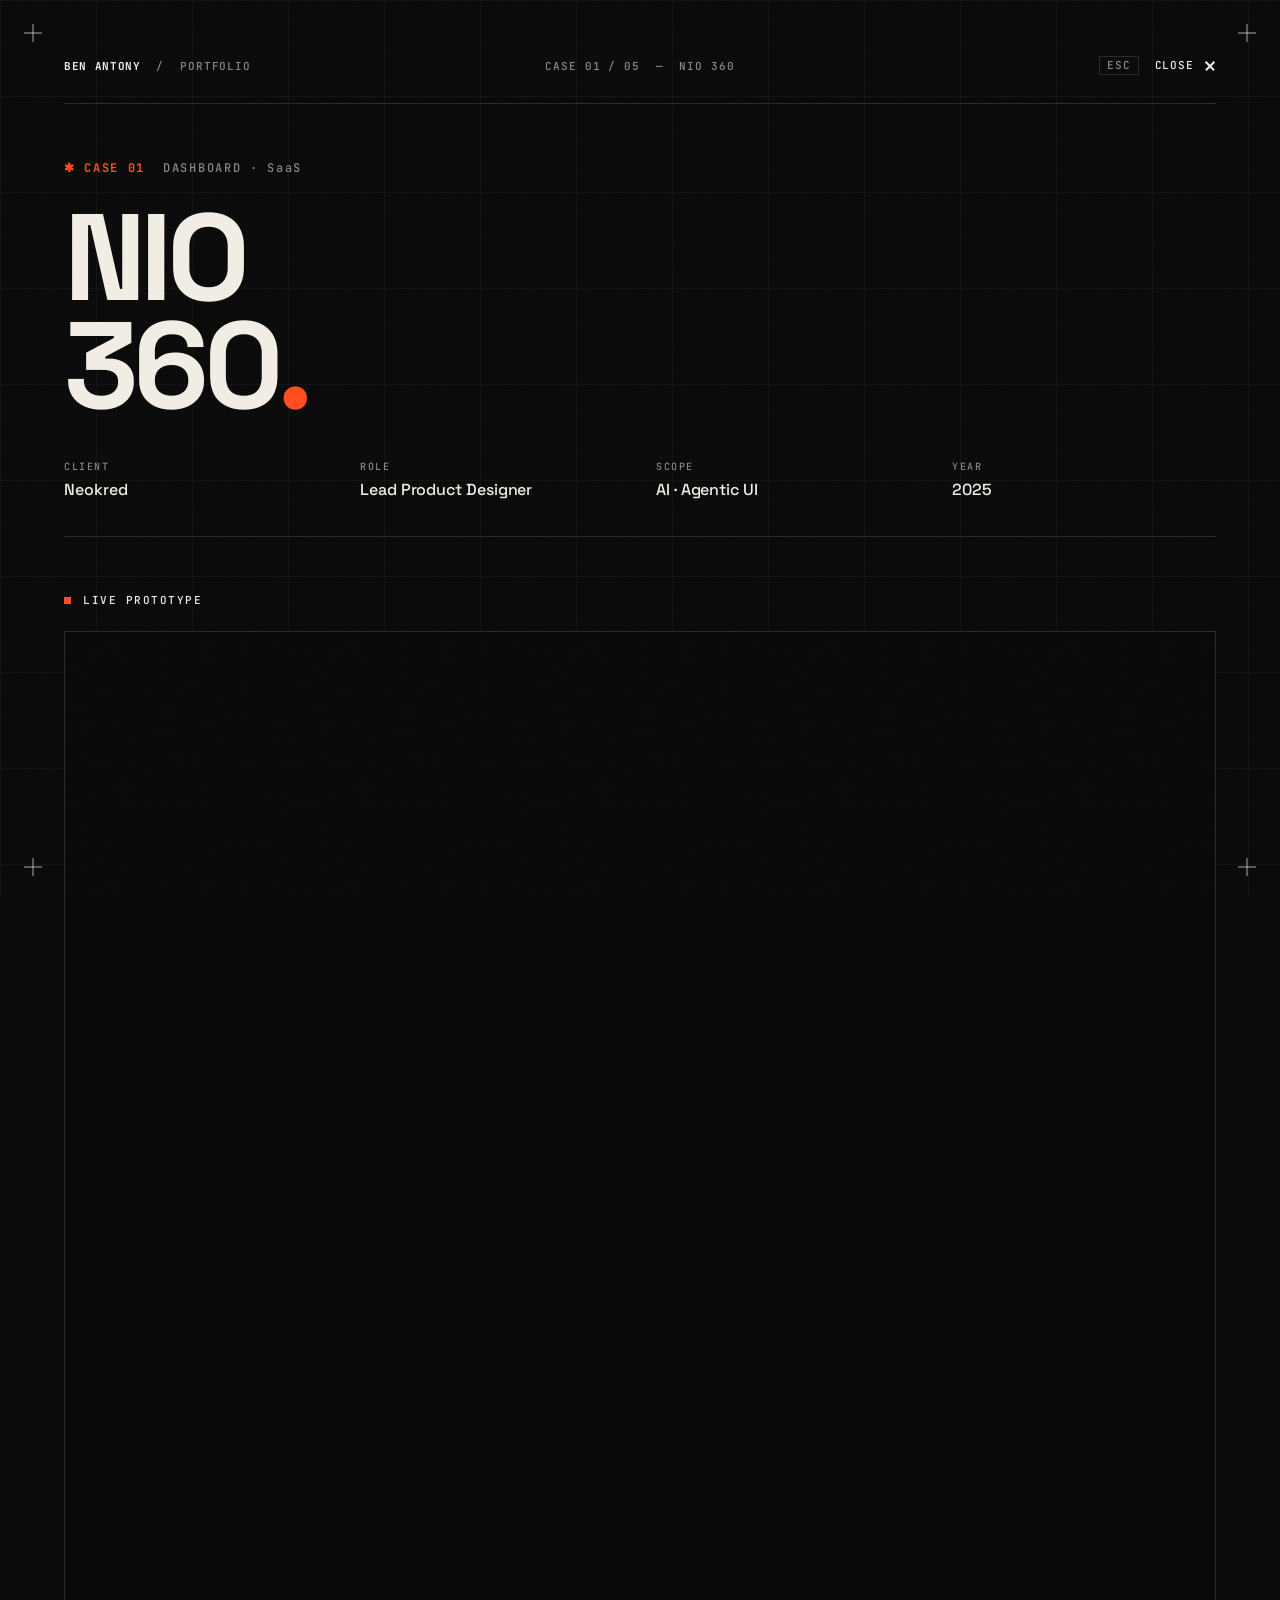
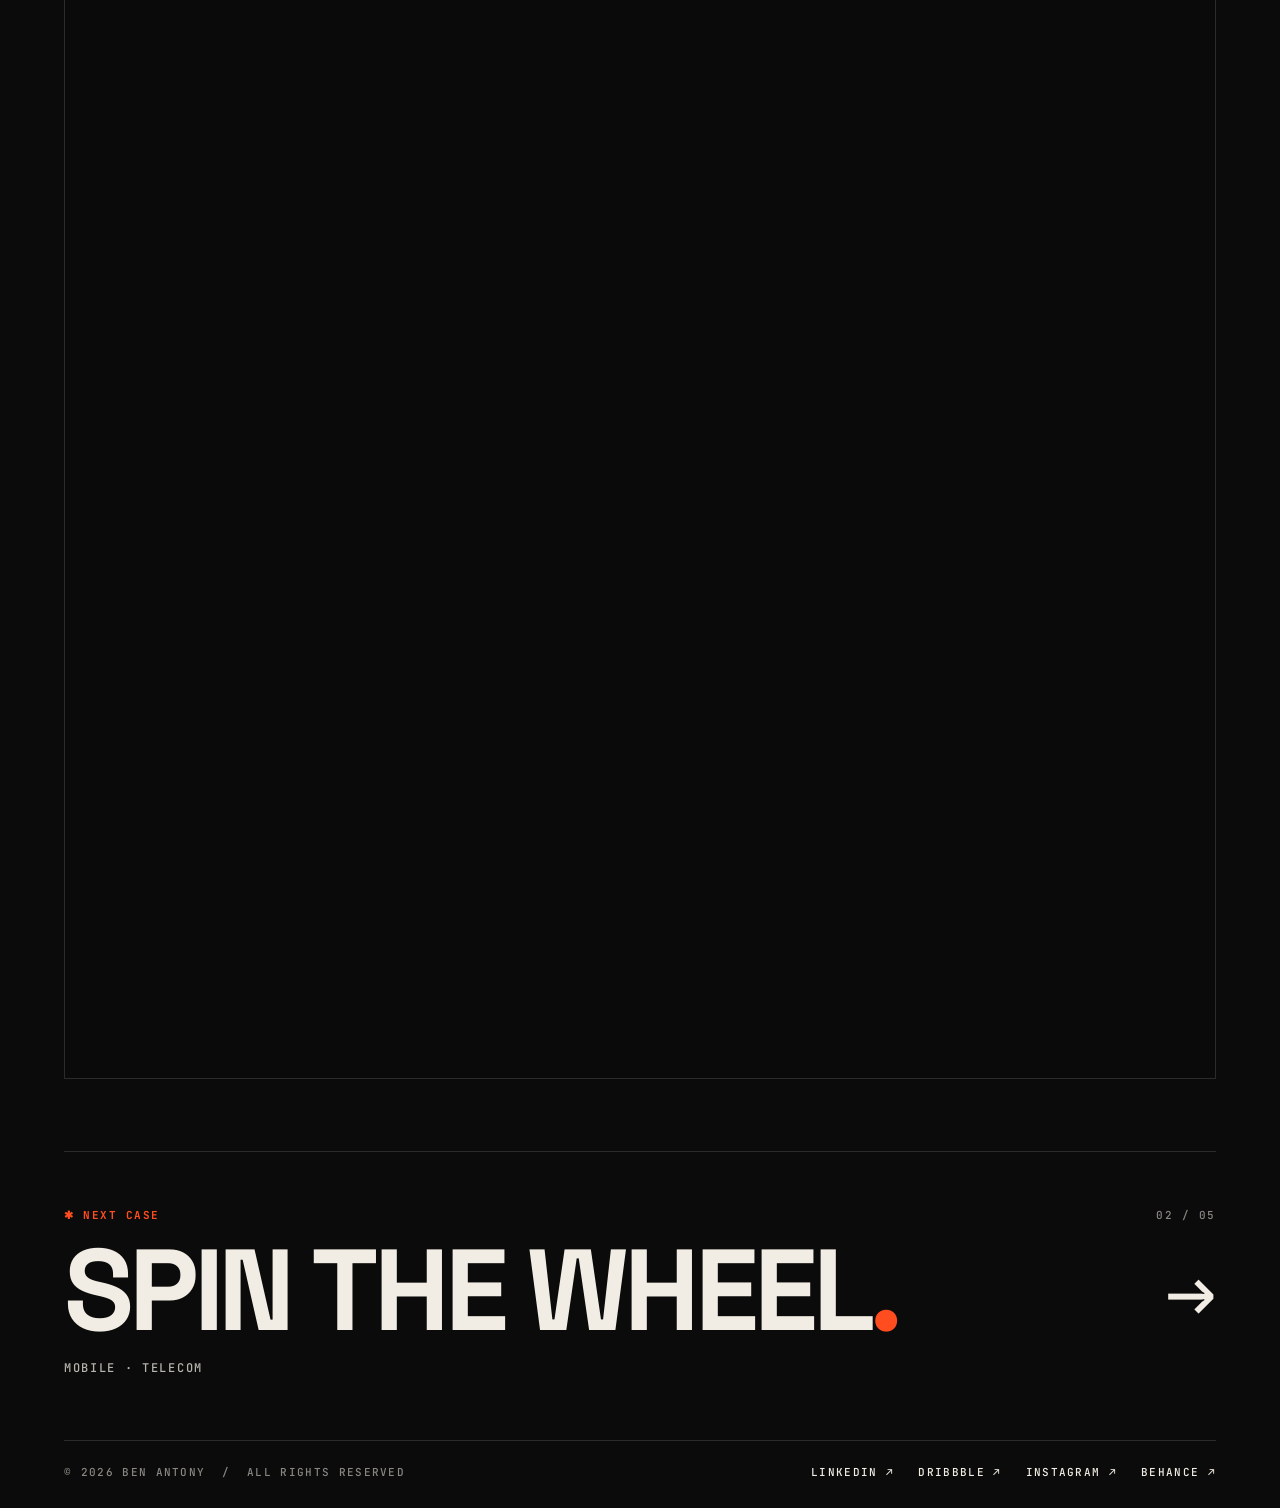
<file: case-nio.html>
<!doctype html>
<html lang="en">
<head>
<meta charset="utf-8" />
<meta name="viewport" content="width=device-width, initial-scale=1" />
<title>Nio 360 — Agentic UI · Ben Antony</title>
<meta name="description" content="Case study — Nio 360: redefining SaaS experiences with agentic UI, by Ben Antony." />

<link rel="preconnect" href="https://fonts.googleapis.com">
<link rel="preconnect" href="https://fonts.gstatic.com" crossorigin>
<link href="https://fonts.googleapis.com/css2?family=Space+Grotesk:wght@500;700&family=JetBrains+Mono:wght@400;500;700&display=swap" rel="stylesheet">

<style>
  :root {
    --bg: #0B0B0B;
    --ink: #F2EDE4;
    --muted: rgba(242,237,228,0.55);
    --muted-soft: rgba(242,237,228,0.75);
    --accent: #FF4D1F;
    --rule: rgba(242,237,228,0.14);
    --rule-strong: rgba(242,237,228,0.28);
    --grid: rgba(242,237,228,0.04);
  }

  *, *::before, *::after { box-sizing: border-box; }
  html, body { margin: 0; padding: 0; background: var(--bg); color: var(--ink); scroll-behavior: smooth; }
  body {
    font-family: 'Space Grotesk', sans-serif;
    font-weight: 500;
    min-height: 100vh;
    overflow-x: hidden;
    -webkit-font-smoothing: antialiased;
    text-rendering: optimizeLegibility;
  }
  a { color: inherit; text-decoration: none; }
  button { font: inherit; color: inherit; background: none; border: none; padding: 0; cursor: pointer; }
  ::selection { background: var(--accent); color: #0a0a0a; }

  body::before {
    content: '';
    position: fixed; inset: 0;
    background-image: url("data:image/svg+xml;utf8,<svg xmlns='http://www.w3.org/2000/svg' width='240' height='240'><filter id='n'><feTurbulence baseFrequency='0.9' numOctaves='2' stitchTiles='stitch'/></filter><rect width='100%25' height='100%25' filter='url(%23n)' opacity='0.45'/></svg>");
    mix-blend-mode: overlay;
    opacity: 0.35;
    pointer-events: none;
    z-index: 100;
  }
  body::after {
    content: '';
    position: fixed; inset: 0;
    background-image:
      linear-gradient(var(--grid) 1px, transparent 1px),
      linear-gradient(90deg, var(--grid) 1px, transparent 1px);
    background-size: 96px 96px;
    pointer-events: none;
    z-index: 0;
  }

  .mark { position: fixed; width: 18px; height: 18px; z-index: 5; pointer-events: none; }
  .mark::before, .mark::after { content: ''; position: absolute; background: var(--ink); opacity: 0.7; }
  .mark::before { left: 50%; top: 0; bottom: 0; width: 1px; transform: translateX(-0.5px); }
  .mark::after  { top: 50%; left: 0; right: 0; height: 1px; transform: translateY(-0.5px); }
  .mark.tl { top: 24px; left: 24px; }
  .mark.tr { top: 24px; right: 24px; }
  .mark.bl { bottom: 24px; left: 24px; }
  .mark.br { bottom: 24px; right: 24px; }

  .page {
    position: relative;
    padding: 56px 64px 0 64px;
    z-index: 1;
  }

  .rail {
    display: grid;
    grid-template-columns: 1fr auto 1fr;
    align-items: center;
    gap: 24px;
    padding-bottom: 28px;
    border-bottom: 1px solid var(--rule);
    font-family: 'JetBrains Mono', monospace;
    font-size: 11px;
    letter-spacing: 0.08em;
    text-transform: uppercase;
    color: var(--muted);
  }
  .rail .l { text-align: left; }
  .rail .l .home { color: inherit; text-decoration: none; transition: color 0.2s ease; }
  .rail .l .home:hover { color: var(--accent); }
  .rail .c { text-align: center; }
  .rail .r { text-align: right; display: inline-flex; gap: 16px; justify-content: flex-end; align-items: center; }
  .rail b { color: var(--ink); font-weight: 700; letter-spacing: 0.06em; }
  .rail .close {
    display: inline-flex; align-items: center; gap: 10px;
    color: var(--ink);
    border-bottom: 1px solid transparent;
    transition: border-color 0.2s ease, color 0.2s ease;
  }
  .rail .close:hover { border-color: var(--ink); }
  .rail .close .x { width: 12px; height: 12px; position: relative; display: inline-block; }
  .rail .close .x::before, .rail .close .x::after {
    content: ''; position: absolute; top: 50%; left: 0; right: 0;
    height: 1.5px; background: currentColor;
  }
  .rail .close .x::before { transform: rotate(45deg); }
  .rail .close .x::after  { transform: rotate(-45deg); }
  .rail .kbd {
    display: inline-block;
    padding: 2px 7px;
    border: 1px solid var(--rule);
    color: var(--muted);
    font-size: 11px;
    letter-spacing: 0.08em;
    line-height: 1.2;
  }

  .hero {
    padding: 56px 0 36px;
    border-bottom: 1px solid var(--rule);
    display: flex;
    flex-direction: column;
    gap: 28px;
  }
  .hero .eyebrow {
    font-family: 'JetBrains Mono', monospace;
    font-size: 12px;
    letter-spacing: 0.14em;
    text-transform: uppercase;
    color: var(--muted);
    display: flex; align-items: baseline; gap: 18px; flex-wrap: wrap;
  }
  .hero .eyebrow .num { color: var(--accent); font-weight: 700; }
  .hero .title {
    font-weight: 700;
    font-size: clamp(48px, 9.6vw, 144px);
    line-height: 0.88;
    letter-spacing: -0.045em;
    margin: 0;
    text-transform: uppercase;
  }
  .hero .title .row { display: block; }
  .hero .title .dot { color: var(--accent); }
  .hero .meta {
    display: grid;
    grid-template-columns: repeat(4, 1fr);
    gap: 32px;
    padding-top: 12px;
  }
  .hero .meta .cell { display: flex; flex-direction: column; gap: 6px; }
  .hero .meta .k {
    font-family: 'JetBrains Mono', monospace;
    font-size: 10px;
    letter-spacing: 0.16em;
    text-transform: uppercase;
    color: var(--muted);
  }
  .hero .meta .v {
    font-size: 16px;
    color: var(--ink);
    font-weight: 500;
    letter-spacing: -0.005em;
  }

  .proto-wrap {
    padding: 56px 0 72px;
    border-bottom: 1px solid var(--rule);
  }
  .proto-head {
    display: flex;
    justify-content: space-between;
    align-items: baseline;
    gap: 24px;
    margin-bottom: 24px;
    font-family: 'JetBrains Mono', monospace;
    font-size: 11px;
    letter-spacing: 0.14em;
    text-transform: uppercase;
    color: var(--muted);
  }
  .proto-head .l { color: var(--ink); display: inline-flex; align-items: center; gap: 12px; }
  .proto-head .l .dot {
    width: 7px; height: 7px;
    background: var(--accent);
    display: inline-block;
    animation: pulse 2.4s ease-in-out infinite;
  }
  @keyframes pulse {
    0%, 100% { opacity: 1; }
    50% { opacity: 0.4; }
  }
  .proto-head .r a {
    color: var(--ink);
    border-bottom: 1px solid transparent;
    transition: border-color 0.2s ease, color 0.2s ease;
  }
  .proto-head .r a:hover { color: var(--accent); border-color: var(--accent); }
  .proto-frame {
    position: relative;
    width: 100%;
    aspect-ratio: var(--proto-aspect, 9 / 16);
    background: #0a0a0a;
    border: 1px solid var(--rule);
    overflow: hidden;
  }
  .proto-frame iframe {
    position: absolute;
    inset: 0;
    width: 100%;
    height: 100%;
    border: 0;
  }
  .proto-empty {
    position: absolute;
    inset: 0;
    display: flex;
    flex-direction: column;
    align-items: center;
    justify-content: center;
    gap: 18px;
    text-align: center;
    padding: 24px;
    font-family: 'JetBrains Mono', monospace;
    font-size: 12px;
    letter-spacing: 0.14em;
    text-transform: uppercase;
    color: var(--muted);
  }
  .proto-empty .head {
    color: var(--ink);
    font-size: 14px;
    letter-spacing: 0.18em;
  }
  .proto-empty .head::before {
    content: '✱';
    color: var(--accent);
    margin-right: 10px;
  }
  .proto-empty .sub { max-width: 480px; line-height: 1.7; }

  /* Next case */
  .next-case {
    border-bottom: 1px solid var(--rule);
  }
  .next-link {
    display: block;
    padding: 56px 0 64px;
    position: relative;
    transition: padding-left 0.35s cubic-bezier(0.16, 1, 0.3, 1);
  }
  .next-link:hover { padding-left: 12px; }
  .next-meta {
    display: flex;
    justify-content: space-between;
    align-items: baseline;
    gap: 24px;
    margin-bottom: 18px;
    font-family: 'JetBrains Mono', monospace;
    font-size: 11px;
    letter-spacing: 0.14em;
    text-transform: uppercase;
    color: var(--muted);
  }
  .next-meta .label { color: var(--accent); font-weight: 700; }
  .next-row {
    display: flex;
    justify-content: space-between;
    align-items: center;
    gap: 24px;
  }
  .next-title {
    font-weight: 700;
    font-size: clamp(48px, 9vw, 132px);
    line-height: 0.88;
    letter-spacing: -0.045em;
    text-transform: uppercase;
    margin: 0;
  }
  .next-title .dot { color: var(--accent); }
  .next-arrow {
    font-size: clamp(32px, 5vw, 64px);
    font-weight: 500;
    line-height: 1;
    transition: transform 0.35s cubic-bezier(0.16, 1, 0.3, 1), color 0.25s ease;
    color: var(--ink);
    flex-shrink: 0;
  }
  .next-link:hover .next-arrow { transform: translateX(16px); color: var(--accent); }
  .next-tags {
    margin-top: 18px;
    font-family: 'JetBrains Mono', monospace;
    font-size: 12px;
    letter-spacing: 0.14em;
    text-transform: uppercase;
    color: var(--muted-soft);
  }

  .foot {
    display: grid;
    grid-template-columns: 1fr 1fr;
    gap: 32px;
    padding: 24px 0 28px;
    font-family: 'JetBrains Mono', monospace;
    font-size: 11px;
    letter-spacing: 0.12em;
    text-transform: uppercase;
    color: var(--muted);
  }
  .foot a { color: var(--ink); border-bottom: 1px solid transparent; transition: border-color 0.2s ease, color 0.2s ease; }
  .foot a:hover { color: var(--accent); border-color: var(--accent); }
  .foot .socials { display: flex; gap: 24px; justify-content: flex-end; flex-wrap: wrap; }

  .totop {
    position: fixed;
    right: 24px;
    bottom: 24px;
    z-index: 6;
    width: 48px; height: 48px;
    border: 1px solid var(--rule-strong);
    background: var(--bg);
    display: inline-flex; align-items: center; justify-content: center;
    color: var(--ink);
    font-family: 'JetBrains Mono', monospace;
    font-size: 16px;
    font-weight: 700;
    opacity: 0;
    transform: translateY(12px);
    transition: opacity 0.3s ease, transform 0.3s ease, color 0.2s ease, border-color 0.2s ease, background 0.2s ease;
  }
  .totop.on { opacity: 1; transform: translateY(0); }
  .totop:hover { background: var(--accent); border-color: var(--accent); color: #0a0a0a; }

  @media (max-width: 1024px) {
    .page { padding: 44px 28px 0; }
    .hero .meta { grid-template-columns: repeat(2, 1fr); gap: 20px; }
  }
  @media (max-width: 720px) {
    .mark { width: 12px; height: 12px; }
    .rail { grid-template-columns: 1fr auto; gap: 12px; }
    .rail .c { display: none; }
    .hero { padding: 36px 0 24px; gap: 22px; }
    .hero .title { font-size: clamp(40px, 14vw, 96px); }
    .proto-wrap { padding: 36px 0 56px; }
    .proto-head { flex-wrap: wrap; gap: 12px; }
    .proto-frame { aspect-ratio: 9 / 16; }
    .next-link { padding: 36px 0 44px; }
    .next-title { font-size: clamp(36px, 13vw, 80px); }
    .next-arrow { font-size: clamp(24px, 7vw, 40px); }
    .foot { grid-template-columns: 1fr; gap: 16px; padding: 18px 0 22px; }
    .foot .socials { justify-content: flex-start; }
  }
</style>
<script>try{if(sessionStorage.getItem('pt-light')){document.documentElement.classList.add('pt-light');sessionStorage.removeItem('pt-light');setTimeout(function(){document.documentElement.classList.remove('pt-light');},850);}}catch(e){}</script>
<link rel="stylesheet" href="assets/transition.css" />
</head>
<body id="top">
  <div class="page-transition intro" aria-hidden="true"></div>

  <span class="mark tl" aria-hidden="true"></span>
  <span class="mark tr" aria-hidden="true"></span>
  <span class="mark bl" aria-hidden="true"></span>
  <span class="mark br" aria-hidden="true"></span>

  <div class="page">
    <header class="rail">
      <div class="l"><b>Ben Antony</b> &nbsp;/&nbsp; <a class="home" href="index.html">Portfolio</a></div>
      <div class="c">Case 01 / 05 &nbsp;—&nbsp; Nio 360</div>
      <div class="r">
        <span class="kbd">ESC</span>
        <a href="works.html" class="close" aria-label="Back to works">
          <span>Close</span>
          <span class="x" aria-hidden="true"></span>
        </a>
      </div>
    </header>

    <section class="hero">
      <div class="eyebrow">
        <span class="num">✱ Case 01</span>
        <span>Dashboard · <span style="text-transform:none">SaaS</span></span>
      </div>
      <h1 class="title">
        <span class="row">Nio</span>
        <span class="row">360<span class="dot">.</span></span>
      </h1>
      <div class="meta">
        <div class="cell">
          <div class="k">Client</div>
          <div class="v">Neokred</div>
        </div>
        <div class="cell">
          <div class="k">Role</div>
          <div class="v">Lead Product Designer</div>
        </div>
        <div class="cell">
          <div class="k">Scope</div>
          <div class="v">AI · Agentic UI</div>
        </div>
        <div class="cell">
          <div class="k">Year</div>
          <div class="v">2025</div>
        </div>
      </div>
    </section>

    <section class="proto-wrap" aria-label="Interactive prototype">
      <div class="proto-head">
        <div class="l"><span class="dot" aria-hidden="true"></span>Live Prototype</div>
        <div class="r"></div>
      </div>
      <div class="proto-frame" id="proto-frame">
        <div class="proto-empty" id="proto-empty">
          <div class="head">Prototype slot ready</div>
          <div class="sub">Drop the Figma prototype URL into the <code style="font-family:inherit;color:var(--ink);">FIGMA_URL</code> constant near the bottom of this file.</div>
        </div>
      </div>
    </section>

    <section class="next-case" aria-label="Next case study">
      <a href="case-vi.html" class="next-link">
        <div class="next-meta">
          <span class="label">✱ Next Case</span>
          <span>02 / 05</span>
        </div>
        <div class="next-row">
          <h2 class="next-title">Spin the Wheel<span class="dot">.</span></h2>
          <span class="next-arrow" aria-hidden="true">→</span>
        </div>
        <div class="next-tags">Mobile · Telecom</div>
      </a>
    </section>

    <footer class="foot">
      <div>© 2026 Ben Antony &nbsp;/&nbsp; All Rights Reserved</div>
      <div class="socials">
        <a href="https://www.linkedin.com/in/ben-antony-080307108?utm_source=share&amp;utm_campaign=share_via&amp;utm_content=profile&amp;utm_medium=android_app" target="_blank" rel="noopener">LinkedIn ↗</a>
        <a href="https://dribbble.com/BenJohnAntony" target="_blank" rel="noopener">Dribbble ↗</a>
        <a href="https://www.instagram.com/benjohnantony.designs/" target="_blank" rel="noopener">Instagram ↗</a>
        <a href="https://www.behance.net/Benjohnantony" target="_blank" rel="noopener">Behance ↗</a>
      </div>
    </footer>
  </div>

  <a href="#top" class="totop" id="totop" aria-label="Back to top">↑</a>

  <script>
    /* ESC returns to works */
    document.addEventListener('keydown', (e) => {
      if (e.key === 'Escape') window.location.href = 'works.html';
    });

    (function(){
      const btn = document.getElementById('totop');
      if (!btn) return;
      window.addEventListener('scroll', () => {
        if (window.scrollY > 600) btn.classList.add('on');
        else btn.classList.remove('on');
      }, { passive: true });
    })();

    /* Paste your Figma prototype link below — accepts either figma.com/proto or embed.figma.com URLs. */
    const FIGMA_URL = "https://www.figma.com/proto/75kvMOdQPjDohv5BrtXfXx/Link?node-id=2082-3071&viewport=832%2C-1864%2C0.22&t=Xt0wPx9SxZUr3iOP-8&scaling=scale-down-width&content-scaling=fixed&page-id=0%3A1&hotspot-hints=0&disable-default-keyboard-nav=1&hide-ui=1";

    (function(){
      const frame = document.getElementById('proto-frame');
      const empty = document.getElementById('proto-empty');
      if (!frame || !FIGMA_URL) return;

      function toEmbed(url) {
        try {
          const u = new URL(url);
          if (u.hostname === 'embed.figma.com') return u.toString();
          if (u.hostname.endsWith('figma.com') && (u.pathname.startsWith('/proto/') || u.pathname.startsWith('/design/'))) {
            u.hostname = 'embed.figma.com';
            if (!u.searchParams.has('embed-host')) u.searchParams.set('embed-host', 'share');
            return u.toString();
          }
          return url;
        } catch (_) { return url; }
      }

      const embedUrl = toEmbed(FIGMA_URL);
      const iframe = document.createElement('iframe');
      iframe.setAttribute('allowfullscreen', '');
      iframe.setAttribute('title', 'Nio 360 · Figma prototype');
      iframe.src = embedUrl;
      frame.appendChild(iframe);
      if (empty) empty.remove();
    })();
  </script>
  <script src="assets/transition.js"></script>
</body>
</html>
</file>
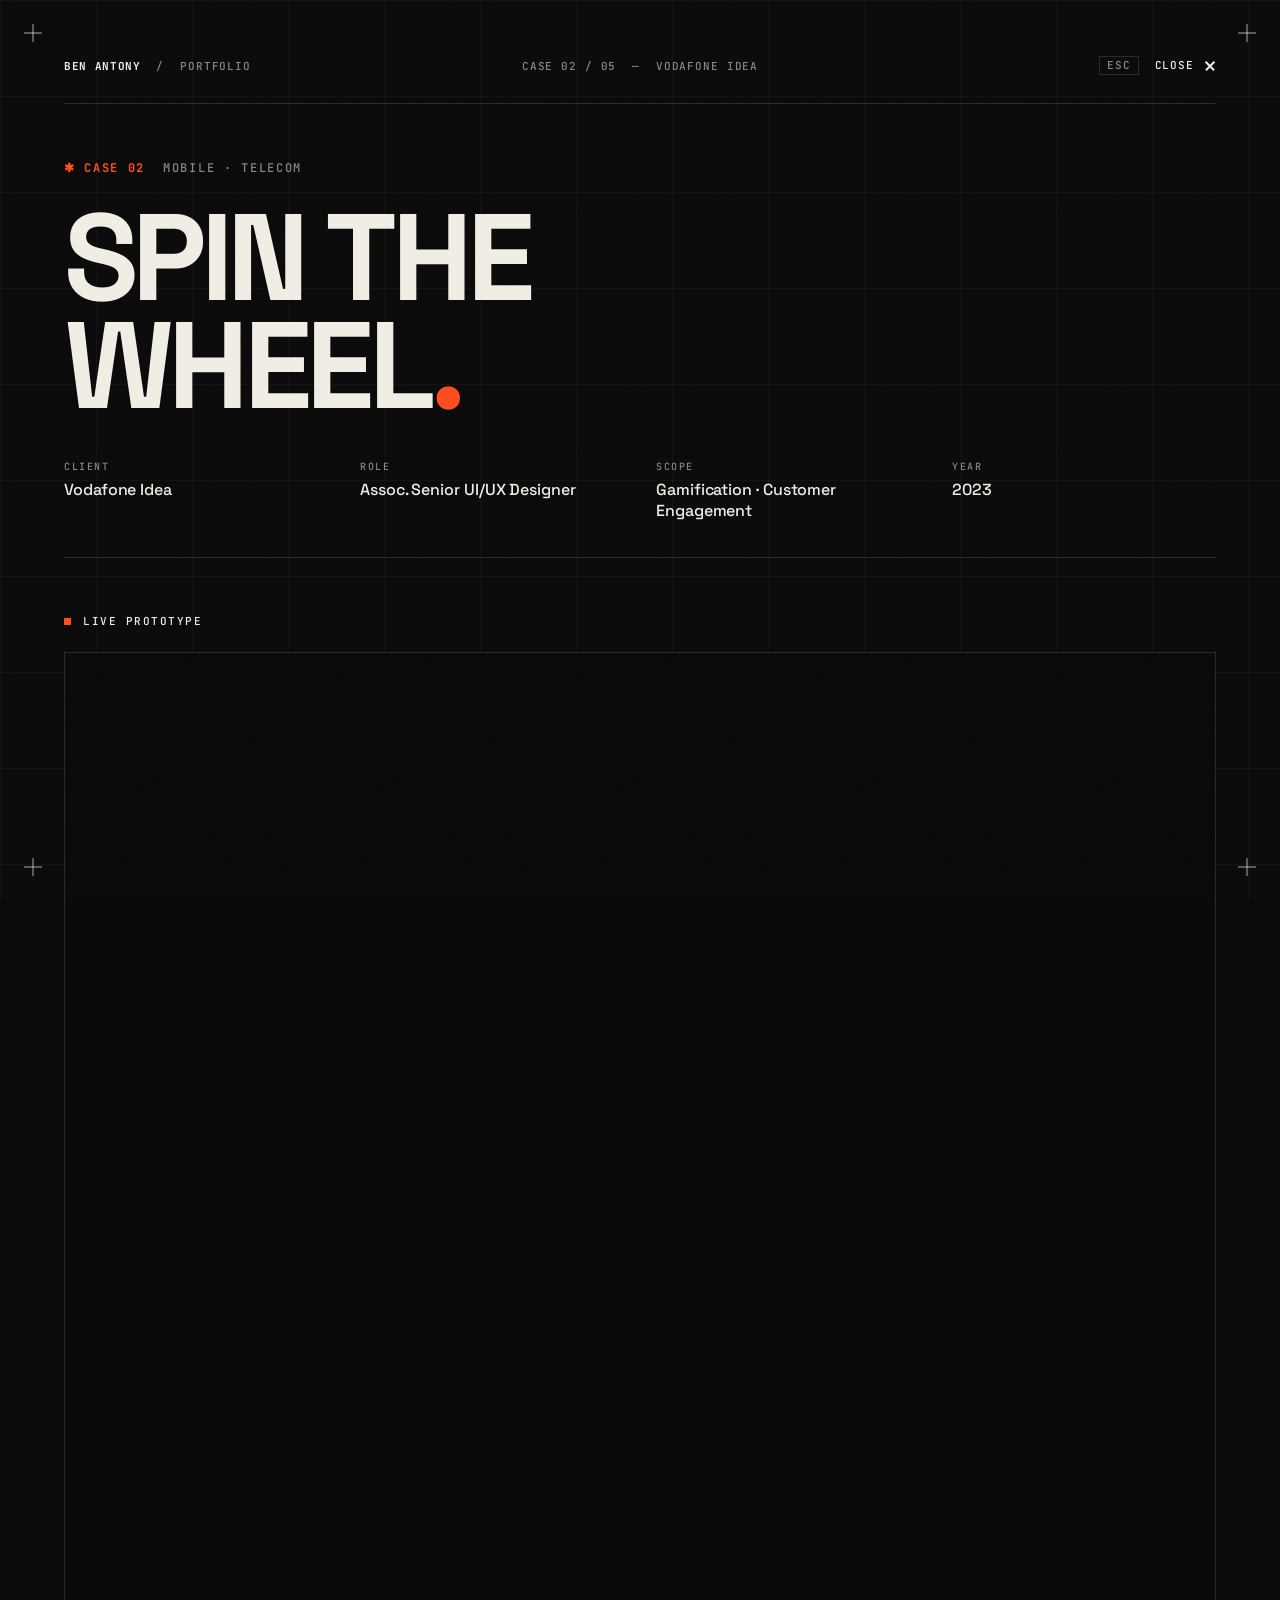
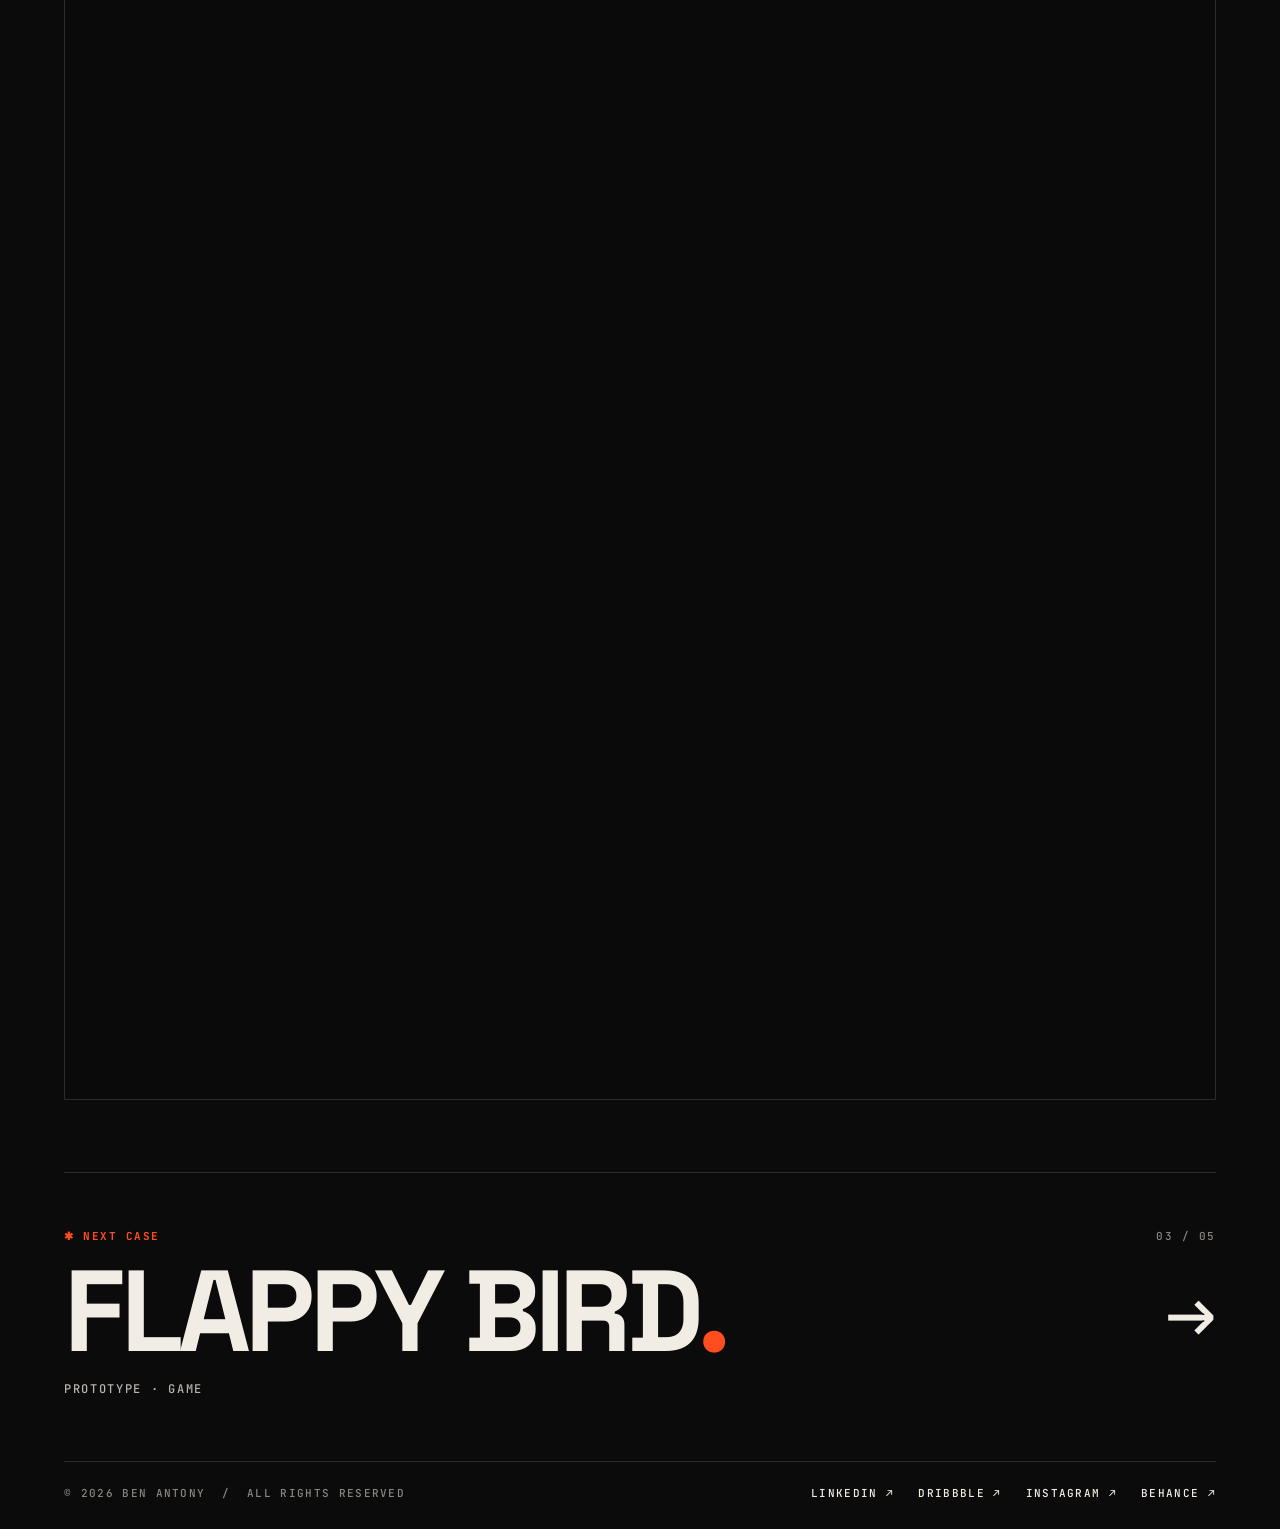
<file: case-vi.html>
<!doctype html>
<html lang="en">
<head>
<meta charset="utf-8" />
<meta name="viewport" content="width=device-width, initial-scale=1" />
<title>Vodafone Idea — Spin the Wheel · Ben Antony</title>
<meta name="description" content="Case study — Vodafone Idea Spin the Wheel gamification redesign by Ben Antony." />

<link rel="preconnect" href="https://fonts.googleapis.com">
<link rel="preconnect" href="https://fonts.gstatic.com" crossorigin>
<link href="https://fonts.googleapis.com/css2?family=Space+Grotesk:wght@500;700&family=JetBrains+Mono:wght@400;500;700&display=swap" rel="stylesheet">

<style>
  :root {
    --bg: #0B0B0B;
    --ink: #F2EDE4;
    --muted: rgba(242,237,228,0.55);
    --muted-soft: rgba(242,237,228,0.75);
    --accent: #FF4D1F;
    --rule: rgba(242,237,228,0.14);
    --rule-strong: rgba(242,237,228,0.28);
    --grid: rgba(242,237,228,0.04);
  }

  *, *::before, *::after { box-sizing: border-box; }
  html, body { margin: 0; padding: 0; background: var(--bg); color: var(--ink); scroll-behavior: smooth; }
  body {
    font-family: 'Space Grotesk', sans-serif;
    font-weight: 500;
    min-height: 100vh;
    overflow-x: hidden;
    -webkit-font-smoothing: antialiased;
    text-rendering: optimizeLegibility;
  }
  a { color: inherit; text-decoration: none; }
  button { font: inherit; color: inherit; background: none; border: none; padding: 0; cursor: pointer; }
  ::selection { background: var(--accent); color: #0a0a0a; }

  /* Grain overlay */
  body::before {
    content: '';
    position: fixed; inset: 0;
    background-image: url("data:image/svg+xml;utf8,<svg xmlns='http://www.w3.org/2000/svg' width='240' height='240'><filter id='n'><feTurbulence baseFrequency='0.9' numOctaves='2' stitchTiles='stitch'/></filter><rect width='100%25' height='100%25' filter='url(%23n)' opacity='0.45'/></svg>");
    mix-blend-mode: overlay;
    opacity: 0.35;
    pointer-events: none;
    z-index: 100;
  }
  /* Grid background */
  body::after {
    content: '';
    position: fixed; inset: 0;
    background-image:
      linear-gradient(var(--grid) 1px, transparent 1px),
      linear-gradient(90deg, var(--grid) 1px, transparent 1px);
    background-size: 96px 96px;
    pointer-events: none;
    z-index: 0;
  }

  /* Corner marks */
  .mark { position: fixed; width: 18px; height: 18px; z-index: 5; pointer-events: none; }
  .mark::before, .mark::after { content: ''; position: absolute; background: var(--ink); opacity: 0.7; }
  .mark::before { left: 50%; top: 0; bottom: 0; width: 1px; transform: translateX(-0.5px); }
  .mark::after  { top: 50%; left: 0; right: 0; height: 1px; transform: translateY(-0.5px); }
  .mark.tl { top: 24px; left: 24px; }
  .mark.tr { top: 24px; right: 24px; }
  .mark.bl { bottom: 24px; left: 24px; }
  .mark.br { bottom: 24px; right: 24px; }

  .page {
    position: relative;
    padding: 56px 64px 0 64px;
    z-index: 1;
  }

  /* Top rail */
  .rail {
    display: grid;
    grid-template-columns: 1fr auto 1fr;
    align-items: center;
    gap: 24px;
    padding-bottom: 28px;
    border-bottom: 1px solid var(--rule);
    font-family: 'JetBrains Mono', monospace;
    font-size: 11px;
    letter-spacing: 0.08em;
    text-transform: uppercase;
    color: var(--muted);
  }
  .rail .l { text-align: left; }
  .rail .l .home { color: inherit; text-decoration: none; transition: color 0.2s ease; }
  .rail .l .home:hover { color: var(--accent); }
  .rail .c { text-align: center; }
  .rail .r { text-align: right; display: inline-flex; gap: 16px; justify-content: flex-end; align-items: center; }
  .rail b { color: var(--ink); font-weight: 700; letter-spacing: 0.06em; }
  .rail .close {
    display: inline-flex; align-items: center; gap: 10px;
    color: var(--ink);
    border-bottom: 1px solid transparent;
    transition: border-color 0.2s ease, color 0.2s ease;
  }
  .rail .close:hover { border-color: var(--ink); }
  .rail .close .x {
    width: 12px; height: 12px; position: relative; display: inline-block;
  }
  .rail .close .x::before, .rail .close .x::after {
    content: ''; position: absolute; top: 50%; left: 0; right: 0;
    height: 1.5px; background: currentColor;
  }
  .rail .close .x::before { transform: rotate(45deg); }
  .rail .close .x::after  { transform: rotate(-45deg); }
  .rail .kbd {
    display: inline-block;
    padding: 2px 7px;
    border: 1px solid var(--rule);
    color: var(--muted);
    font-size: 11px;
    letter-spacing: 0.08em;
    line-height: 1.2;
  }

  /* Hero — compact */
  .hero {
    padding: 56px 0 36px;
    border-bottom: 1px solid var(--rule);
    display: flex;
    flex-direction: column;
    gap: 28px;
  }
  .hero .eyebrow {
    font-family: 'JetBrains Mono', monospace;
    font-size: 12px;
    letter-spacing: 0.14em;
    text-transform: uppercase;
    color: var(--muted);
    display: flex; align-items: baseline; gap: 18px; flex-wrap: wrap;
  }
  .hero .eyebrow .num { color: var(--accent); font-weight: 700; }
  .hero .title {
    font-weight: 700;
    font-size: clamp(48px, 9.6vw, 144px);
    line-height: 0.88;
    letter-spacing: -0.045em;
    margin: 0;
    text-transform: uppercase;
  }
  .hero .title .row { display: block; }
  .hero .title .dot { color: var(--accent); }
  .hero .meta {
    display: grid;
    grid-template-columns: repeat(4, 1fr);
    gap: 32px;
    padding-top: 12px;
  }
  .hero .meta .cell { display: flex; flex-direction: column; gap: 6px; }
  .hero .meta .k {
    font-family: 'JetBrains Mono', monospace;
    font-size: 10px;
    letter-spacing: 0.16em;
    text-transform: uppercase;
    color: var(--muted);
  }
  .hero .meta .v {
    font-size: 16px;
    color: var(--ink);
    font-weight: 500;
    letter-spacing: -0.005em;
  }

  /* Prototype frame */
  .proto-wrap {
    padding: 56px 0 72px;
    border-bottom: 1px solid var(--rule);
  }
  .proto-head {
    display: flex;
    justify-content: space-between;
    align-items: baseline;
    gap: 24px;
    margin-bottom: 24px;
    font-family: 'JetBrains Mono', monospace;
    font-size: 11px;
    letter-spacing: 0.14em;
    text-transform: uppercase;
    color: var(--muted);
  }
  .proto-head .l { color: var(--ink); display: inline-flex; align-items: center; gap: 12px; }
  .proto-head .l .dot {
    width: 7px; height: 7px;
    background: var(--accent);
    display: inline-block;
    animation: pulse 2.4s ease-in-out infinite;
  }
  @keyframes pulse {
    0%, 100% { opacity: 1; }
    50% { opacity: 0.4; }
  }
  .proto-head .r a {
    color: var(--ink);
    border-bottom: 1px solid transparent;
    transition: border-color 0.2s ease, color 0.2s ease;
  }
  .proto-head .r a:hover { color: var(--accent); border-color: var(--accent); }
  .proto-frame {
    position: relative;
    width: 100%;
    aspect-ratio: var(--proto-aspect, 9 / 16);
    background: #0a0a0a;
    border: 1px solid var(--rule);
    overflow: hidden;
  }
  .proto-frame iframe {
    position: absolute;
    inset: 0;
    width: 100%;
    height: 100%;
    border: 0;
  }
  .proto-empty {
    position: absolute;
    inset: 0;
    display: flex;
    flex-direction: column;
    align-items: center;
    justify-content: center;
    gap: 18px;
    text-align: center;
    padding: 24px;
    font-family: 'JetBrains Mono', monospace;
    font-size: 12px;
    letter-spacing: 0.14em;
    text-transform: uppercase;
    color: var(--muted);
  }
  .proto-empty .head {
    color: var(--ink);
    font-size: 14px;
    letter-spacing: 0.18em;
  }
  .proto-empty .head::before {
    content: '✱';
    color: var(--accent);
    margin-right: 10px;
  }
  .proto-empty .sub { max-width: 480px; line-height: 1.7; }

  /* Next case */
  .next-case {
    border-bottom: 1px solid var(--rule);
  }
  .next-link {
    display: block;
    padding: 56px 0 64px;
    position: relative;
    transition: padding-left 0.35s cubic-bezier(0.16, 1, 0.3, 1);
  }
  .next-link:hover { padding-left: 12px; }
  .next-meta {
    display: flex;
    justify-content: space-between;
    align-items: baseline;
    gap: 24px;
    margin-bottom: 18px;
    font-family: 'JetBrains Mono', monospace;
    font-size: 11px;
    letter-spacing: 0.14em;
    text-transform: uppercase;
    color: var(--muted);
  }
  .next-meta .label { color: var(--accent); font-weight: 700; }
  .next-row {
    display: flex;
    justify-content: space-between;
    align-items: center;
    gap: 24px;
  }
  .next-title {
    font-weight: 700;
    font-size: clamp(48px, 9vw, 132px);
    line-height: 0.88;
    letter-spacing: -0.045em;
    text-transform: uppercase;
    margin: 0;
  }
  .next-title .dot { color: var(--accent); }
  .next-arrow {
    font-size: clamp(32px, 5vw, 64px);
    font-weight: 500;
    line-height: 1;
    transition: transform 0.35s cubic-bezier(0.16, 1, 0.3, 1), color 0.25s ease;
    color: var(--ink);
    flex-shrink: 0;
  }
  .next-link:hover .next-arrow { transform: translateX(16px); color: var(--accent); }
  .next-tags {
    margin-top: 18px;
    font-family: 'JetBrains Mono', monospace;
    font-size: 12px;
    letter-spacing: 0.14em;
    text-transform: uppercase;
    color: var(--muted-soft);
  }

  /* Footer */
  .foot {
    display: grid;
    grid-template-columns: 1fr 1fr;
    gap: 32px;
    padding: 24px 0 28px;
    font-family: 'JetBrains Mono', monospace;
    font-size: 11px;
    letter-spacing: 0.12em;
    text-transform: uppercase;
    color: var(--muted);
  }
  .foot a { color: var(--ink); border-bottom: 1px solid transparent; transition: border-color 0.2s ease, color 0.2s ease; }
  .foot a:hover { color: var(--accent); border-color: var(--accent); }
  .foot .socials { display: flex; gap: 24px; justify-content: flex-end; flex-wrap: wrap; }

  /* Back-to-top */
  .totop {
    position: fixed;
    right: 24px;
    bottom: 24px;
    z-index: 6;
    width: 48px; height: 48px;
    border: 1px solid var(--rule-strong);
    background: var(--bg);
    display: inline-flex; align-items: center; justify-content: center;
    color: var(--ink);
    font-family: 'JetBrains Mono', monospace;
    font-size: 16px;
    font-weight: 700;
    opacity: 0;
    transform: translateY(12px);
    transition: opacity 0.3s ease, transform 0.3s ease, color 0.2s ease, border-color 0.2s ease, background 0.2s ease;
  }
  .totop.on { opacity: 1; transform: translateY(0); }
  .totop:hover { background: var(--accent); border-color: var(--accent); color: #0a0a0a; }

  @media (max-width: 1024px) {
    .page { padding: 44px 28px 0; }
    .hero .meta { grid-template-columns: repeat(2, 1fr); gap: 20px; }
  }
  @media (max-width: 720px) {
    .mark { width: 12px; height: 12px; }
    .rail { grid-template-columns: 1fr auto; gap: 12px; }
    .rail .c { display: none; }
    .hero { padding: 36px 0 24px; gap: 22px; }
    .hero .title { font-size: clamp(40px, 14vw, 96px); }
    .proto-wrap { padding: 36px 0 56px; }
    .proto-head { flex-wrap: wrap; gap: 12px; }
    .proto-frame { aspect-ratio: 9 / 16; }
    .next-link { padding: 36px 0 44px; }
    .next-title { font-size: clamp(36px, 13vw, 80px); }
    .next-arrow { font-size: clamp(24px, 7vw, 40px); }
    .foot { grid-template-columns: 1fr; gap: 16px; padding: 18px 0 22px; }
    .foot .socials { justify-content: flex-start; }
  }
</style>
<script>try{if(sessionStorage.getItem('pt-light')){document.documentElement.classList.add('pt-light');sessionStorage.removeItem('pt-light');setTimeout(function(){document.documentElement.classList.remove('pt-light');},850);}}catch(e){}</script>
<link rel="stylesheet" href="assets/transition.css" />
</head>
<body id="top">
  <div class="page-transition intro" aria-hidden="true"></div>

  <!-- Corner marks -->
  <span class="mark tl" aria-hidden="true"></span>
  <span class="mark tr" aria-hidden="true"></span>
  <span class="mark bl" aria-hidden="true"></span>
  <span class="mark br" aria-hidden="true"></span>

  <div class="page">
    <!-- Top rail -->
    <header class="rail">
      <div class="l"><b>Ben Antony</b> &nbsp;/&nbsp; <a class="home" href="index.html">Portfolio</a></div>
      <div class="c">Case 02 / 05 &nbsp;—&nbsp; Vodafone Idea</div>
      <div class="r">
        <span class="kbd">ESC</span>
        <a href="works.html" class="close" aria-label="Back to works">
          <span>Close</span>
          <span class="x" aria-hidden="true"></span>
        </a>
      </div>
    </header>

    <!-- Hero -->
    <section class="hero">
      <div class="eyebrow">
        <span class="num">✱ Case 02</span>
        <span>Mobile · Telecom</span>
      </div>
      <h1 class="title">
        <span class="row">Spin the</span>
        <span class="row">Wheel<span class="dot">.</span></span>
      </h1>
      <div class="meta">
        <div class="cell">
          <div class="k">Client</div>
          <div class="v">Vodafone Idea</div>
        </div>
        <div class="cell">
          <div class="k">Role</div>
          <div class="v">Assoc. Senior UI/UX Designer</div>
        </div>
        <div class="cell">
          <div class="k">Scope</div>
          <div class="v">Gamification · Customer Engagement</div>
        </div>
        <div class="cell">
          <div class="k">Year</div>
          <div class="v">2023</div>
        </div>
      </div>
    </section>

    <!-- Prototype preview -->
    <section class="proto-wrap" aria-label="Interactive prototype">
      <div class="proto-head">
        <div class="l"><span class="dot" aria-hidden="true"></span>Live Prototype</div>
        <div class="r"></div>
      </div>
      <div class="proto-frame" id="proto-frame">
        <div class="proto-empty" id="proto-empty">
          <div class="head">Prototype slot ready</div>
          <div class="sub">Drop the Figma prototype embed URL into <code style="font-family:inherit;color:var(--ink);">data-figma-url</code> on this section, or paste the regular Figma prototype link and refresh — it'll auto-convert and load.</div>
        </div>
      </div>
    </section>

    <!-- Next case -->
    <section class="next-case" aria-label="Next case study">
      <a href="case-flappy.html" class="next-link">
        <div class="next-meta">
          <span class="label">✱ Next Case</span>
          <span>03 / 05</span>
        </div>
        <div class="next-row">
          <h2 class="next-title">Flappy Bird<span class="dot">.</span></h2>
          <span class="next-arrow" aria-hidden="true">→</span>
        </div>
        <div class="next-tags">Prototype · Game</div>
      </a>
    </section>

    <!-- Footer -->
    <footer class="foot">
      <div>© 2026 Ben Antony &nbsp;/&nbsp; All Rights Reserved</div>
      <div class="socials">
        <a href="https://www.linkedin.com/in/ben-antony-080307108?utm_source=share&amp;utm_campaign=share_via&amp;utm_content=profile&amp;utm_medium=android_app" target="_blank" rel="noopener">LinkedIn ↗</a>
        <a href="https://dribbble.com/BenJohnAntony" target="_blank" rel="noopener">Dribbble ↗</a>
        <a href="https://www.instagram.com/benjohnantony.designs/" target="_blank" rel="noopener">Instagram ↗</a>
        <a href="https://www.behance.net/Benjohnantony" target="_blank" rel="noopener">Behance ↗</a>
      </div>
    </footer>
  </div>

  <!-- Back to top -->
  <a href="#top" class="totop" id="totop" aria-label="Back to top">↑</a>

  <script>
    /* ESC returns to works */
    document.addEventListener('keydown', (e) => {
      if (e.key === 'Escape') window.location.href = 'works.html';
    });

    /* Back-to-top visibility */
    (function(){
      const btn = document.getElementById('totop');
      if (!btn) return;
      window.addEventListener('scroll', () => {
        if (window.scrollY > 600) btn.classList.add('on');
        else btn.classList.remove('on');
      }, { passive: true });
    })();

    /* Figma prototype loader.
       Set FIGMA_URL below to either:
       - a regular Figma prototype URL  (https://www.figma.com/proto/<key>/...?node-id=...)
       - a Figma embed URL              (https://embed.figma.com/proto/<key>/...?node-id=...&embed-host=share)
       Leaving it empty shows the placeholder.
       Note: scaling=scale-down-width pins the prototype to the iframe width — no horizontal scroll. */
    const FIGMA_URL = "https://www.figma.com/proto/75kvMOdQPjDohv5BrtXfXx/Link?node-id=1-2545&viewport=196%2C-982%2C0.11&t=bnZTJswk8I49Qo4P-8&scaling=scale-down-width&content-scaling=fixed&page-id=0%3A1&starting-point-node-id=1%3A2545&hotspot-hints=0&disable-default-keyboard-nav=1&hide-ui=1";

    (function(){
      const frame = document.getElementById('proto-frame');
      const empty = document.getElementById('proto-empty');
      if (!frame || !FIGMA_URL) return;

      // Convert any figma.com/proto or figma.com/design URL to embed.figma.com form.
      function toEmbed(url) {
        try {
          const u = new URL(url);
          if (u.hostname === 'embed.figma.com') return u.toString();
          if (u.hostname.endsWith('figma.com') && (u.pathname.startsWith('/proto/') || u.pathname.startsWith('/design/'))) {
            u.hostname = 'embed.figma.com';
            if (!u.searchParams.has('embed-host')) u.searchParams.set('embed-host', 'share');
            return u.toString();
          }
          return url;
        } catch (_) { return url; }
      }

      const embedUrl = toEmbed(FIGMA_URL);
      const iframe = document.createElement('iframe');
      iframe.setAttribute('allowfullscreen', '');
      iframe.setAttribute('title', 'Vi — Spin the Wheel · Figma prototype');
      iframe.src = embedUrl;
      frame.appendChild(iframe);
      if (empty) empty.remove();
    })();
  </script>
  <script src="assets/transition.js"></script>
</body>
</html>
</file>
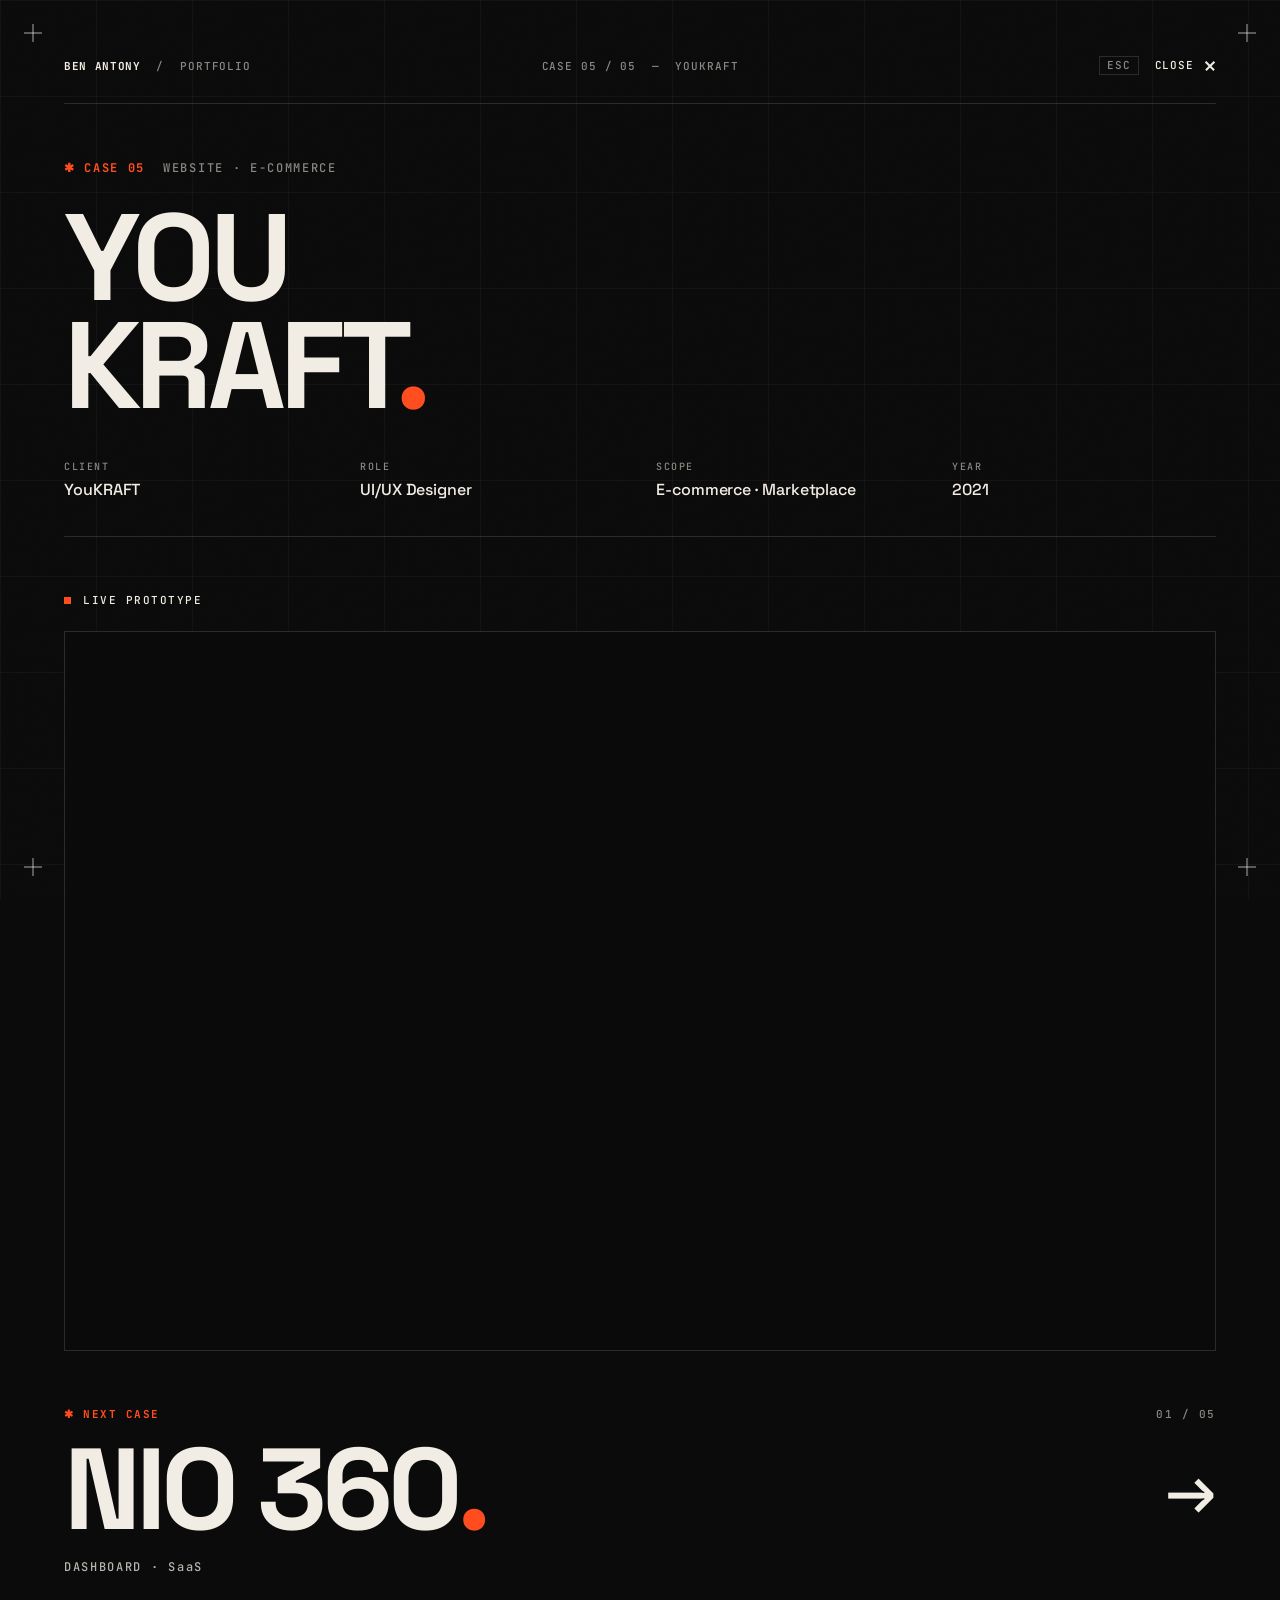
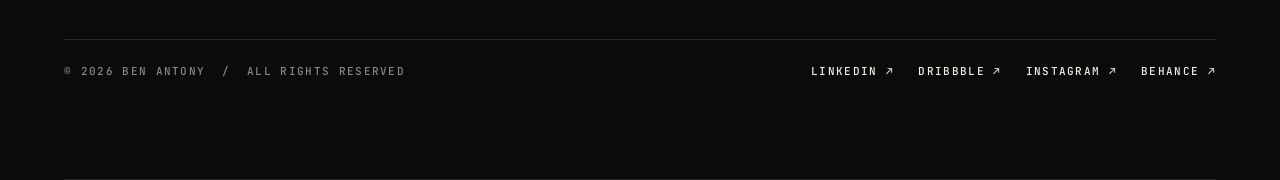
<file: case-youkraft.html>
<!doctype html>
<html lang="en">
<head>
<meta charset="utf-8" />
<meta name="viewport" content="width=device-width, initial-scale=1" />
<title>YouKRAFT — Marketplace · Ben Antony</title>
<meta name="description" content="Case study — YouKRAFT, a marketplace for interior &amp; construction materials, by Ben Antony." />

<link rel="preconnect" href="https://fonts.googleapis.com">
<link rel="preconnect" href="https://fonts.gstatic.com" crossorigin>
<link href="https://fonts.googleapis.com/css2?family=Space+Grotesk:wght@500;700&family=JetBrains+Mono:wght@400;500;700&display=swap" rel="stylesheet">

<style>
  :root {
    --bg: #0B0B0B;
    --ink: #F2EDE4;
    --muted: rgba(242,237,228,0.55);
    --muted-soft: rgba(242,237,228,0.75);
    --accent: #FF4D1F;
    --rule: rgba(242,237,228,0.14);
    --rule-strong: rgba(242,237,228,0.28);
    --grid: rgba(242,237,228,0.04);
  }

  *, *::before, *::after { box-sizing: border-box; }
  html, body { margin: 0; padding: 0; background: var(--bg); color: var(--ink); scroll-behavior: smooth; }
  body {
    font-family: 'Space Grotesk', sans-serif;
    font-weight: 500;
    min-height: 100vh;
    overflow-x: hidden;
    -webkit-font-smoothing: antialiased;
    text-rendering: optimizeLegibility;
  }
  a { color: inherit; text-decoration: none; }
  button { font: inherit; color: inherit; background: none; border: none; padding: 0; cursor: pointer; }
  ::selection { background: var(--accent); color: #0a0a0a; }

  body::before {
    content: '';
    position: fixed; inset: 0;
    background-image: url("data:image/svg+xml;utf8,<svg xmlns='http://www.w3.org/2000/svg' width='240' height='240'><filter id='n'><feTurbulence baseFrequency='0.9' numOctaves='2' stitchTiles='stitch'/></filter><rect width='100%25' height='100%25' filter='url(%23n)' opacity='0.45'/></svg>");
    mix-blend-mode: overlay;
    opacity: 0.35;
    pointer-events: none;
    z-index: 100;
  }
  body::after {
    content: '';
    position: fixed; inset: 0;
    background-image:
      linear-gradient(var(--grid) 1px, transparent 1px),
      linear-gradient(90deg, var(--grid) 1px, transparent 1px);
    background-size: 96px 96px;
    pointer-events: none;
    z-index: 0;
  }

  .mark { position: fixed; width: 18px; height: 18px; z-index: 5; pointer-events: none; }
  .mark::before, .mark::after { content: ''; position: absolute; background: var(--ink); opacity: 0.7; }
  .mark::before { left: 50%; top: 0; bottom: 0; width: 1px; transform: translateX(-0.5px); }
  .mark::after  { top: 50%; left: 0; right: 0; height: 1px; transform: translateY(-0.5px); }
  .mark.tl { top: 24px; left: 24px; }
  .mark.tr { top: 24px; right: 24px; }
  .mark.bl { bottom: 24px; left: 24px; }
  .mark.br { bottom: 24px; right: 24px; }

  .page {
    position: relative;
    padding: 56px 64px 0 64px;
    z-index: 1;
  }

  .rail {
    display: grid;
    grid-template-columns: 1fr auto 1fr;
    align-items: center;
    gap: 24px;
    padding-bottom: 28px;
    border-bottom: 1px solid var(--rule);
    font-family: 'JetBrains Mono', monospace;
    font-size: 11px;
    letter-spacing: 0.08em;
    text-transform: uppercase;
    color: var(--muted);
  }
  .rail .l { text-align: left; }
  .rail .l .home { color: inherit; text-decoration: none; transition: color 0.2s ease; }
  .rail .l .home:hover { color: var(--accent); }
  .rail .c { text-align: center; }
  .rail .r { text-align: right; display: inline-flex; gap: 16px; justify-content: flex-end; align-items: center; }
  .rail b { color: var(--ink); font-weight: 700; letter-spacing: 0.06em; }
  .rail .close {
    display: inline-flex; align-items: center; gap: 10px;
    color: var(--ink);
    border-bottom: 1px solid transparent;
    transition: border-color 0.2s ease, color 0.2s ease;
  }
  .rail .close:hover { border-color: var(--ink); }
  .rail .close .x { width: 12px; height: 12px; position: relative; display: inline-block; }
  .rail .close .x::before, .rail .close .x::after {
    content: ''; position: absolute; top: 50%; left: 0; right: 0;
    height: 1.5px; background: currentColor;
  }
  .rail .close .x::before { transform: rotate(45deg); }
  .rail .close .x::after  { transform: rotate(-45deg); }
  .rail .kbd {
    display: inline-block;
    padding: 2px 7px;
    border: 1px solid var(--rule);
    color: var(--muted);
    font-size: 11px;
    letter-spacing: 0.08em;
    line-height: 1.2;
  }

  .hero {
    padding: 56px 0 36px;
    border-bottom: 1px solid var(--rule);
    display: flex;
    flex-direction: column;
    gap: 28px;
  }
  .hero .eyebrow {
    font-family: 'JetBrains Mono', monospace;
    font-size: 12px;
    letter-spacing: 0.14em;
    text-transform: uppercase;
    color: var(--muted);
    display: flex; align-items: baseline; gap: 18px; flex-wrap: wrap;
  }
  .hero .eyebrow .num { color: var(--accent); font-weight: 700; }
  .hero .title {
    font-weight: 700;
    font-size: clamp(48px, 9.6vw, 144px);
    line-height: 0.88;
    letter-spacing: -0.045em;
    margin: 0;
    text-transform: uppercase;
  }
  .hero .title .row { display: block; }
  .hero .title .dot { color: var(--accent); }
  .hero .meta {
    display: grid;
    grid-template-columns: repeat(4, 1fr);
    gap: 32px;
    padding-top: 12px;
  }
  .hero .meta .cell { display: flex; flex-direction: column; gap: 6px; }
  .hero .meta .k {
    font-family: 'JetBrains Mono', monospace;
    font-size: 10px;
    letter-spacing: 0.16em;
    text-transform: uppercase;
    color: var(--muted);
  }
  .hero .meta .v {
    font-size: 16px;
    color: var(--ink);
    font-weight: 500;
    letter-spacing: -0.005em;
  }

  .proto-wrap {
    padding: 56px 0 72px;
    border-bottom: 1px solid var(--rule);
  }
  .proto-head {
    display: flex;
    justify-content: space-between;
    align-items: baseline;
    gap: 24px;
    margin-bottom: 24px;
    font-family: 'JetBrains Mono', monospace;
    font-size: 11px;
    letter-spacing: 0.14em;
    text-transform: uppercase;
    color: var(--muted);
  }
  .proto-head .l { color: var(--ink); display: inline-flex; align-items: center; gap: 12px; }
  .proto-head .l .dot {
    width: 7px; height: 7px;
    background: var(--accent);
    display: inline-block;
    animation: pulse 2.4s ease-in-out infinite;
  }
  @keyframes pulse {
    0%, 100% { opacity: 1; }
    50% { opacity: 0.4; }
  }
  .proto-head .r a {
    color: var(--ink);
    border-bottom: 1px solid transparent;
    transition: border-color 0.2s ease, color 0.2s ease;
  }
  .proto-head .r a:hover { color: var(--accent); border-color: var(--accent); }
  .proto-frame {
    position: relative;
    width: 100%;
    aspect-ratio: var(--proto-aspect, 16 / 10);
    background: #0a0a0a;
    border: 1px solid var(--rule);
    overflow: hidden;
  }
  .proto-frame iframe {
    position: absolute;
    inset: 0;
    width: 100%;
    height: 100%;
    border: 0;
  }
  .proto-empty {
    position: absolute;
    inset: 0;
    display: flex;
    flex-direction: column;
    align-items: center;
    justify-content: center;
    gap: 18px;
    text-align: center;
    padding: 24px;
    font-family: 'JetBrains Mono', monospace;
    font-size: 12px;
    letter-spacing: 0.14em;
    text-transform: uppercase;
    color: var(--muted);
  }
  .proto-empty .head {
    color: var(--ink);
    font-size: 14px;
    letter-spacing: 0.18em;
  }
  .proto-empty .head::before {
    content: '✱';
    color: var(--accent);
    margin-right: 10px;
  }
  .proto-empty .sub { max-width: 480px; line-height: 1.7; }

  /* Next case */
  .next-case {
    border-bottom: 1px solid var(--rule);
  }
  .next-link {
    display: block;
    padding: 56px 0 64px;
    position: relative;
    transition: padding-left 0.35s cubic-bezier(0.16, 1, 0.3, 1);
  }
  .next-link:hover { padding-left: 12px; }
  .next-meta {
    display: flex;
    justify-content: space-between;
    align-items: baseline;
    gap: 24px;
    margin-bottom: 18px;
    font-family: 'JetBrains Mono', monospace;
    font-size: 11px;
    letter-spacing: 0.14em;
    text-transform: uppercase;
    color: var(--muted);
  }
  .next-meta .label { color: var(--accent); font-weight: 700; }
  .next-row {
    display: flex;
    justify-content: space-between;
    align-items: center;
    gap: 24px;
  }
  .next-title {
    font-weight: 700;
    font-size: clamp(48px, 9vw, 132px);
    line-height: 0.88;
    letter-spacing: -0.045em;
    text-transform: uppercase;
    margin: 0;
  }
  .next-title .dot { color: var(--accent); }
  .next-arrow {
    font-size: clamp(32px, 5vw, 64px);
    font-weight: 500;
    line-height: 1;
    transition: transform 0.35s cubic-bezier(0.16, 1, 0.3, 1), color 0.25s ease;
    color: var(--ink);
    flex-shrink: 0;
  }
  .next-link:hover .next-arrow { transform: translateX(16px); color: var(--accent); }
  .next-tags {
    margin-top: 18px;
    font-family: 'JetBrains Mono', monospace;
    font-size: 12px;
    letter-spacing: 0.14em;
    text-transform: uppercase;
    color: var(--muted-soft);
  }

  .foot {
    display: grid;
    grid-template-columns: 1fr 1fr;
    gap: 32px;
    padding: 24px 0 28px;
    font-family: 'JetBrains Mono', monospace;
    font-size: 11px;
    letter-spacing: 0.12em;
    text-transform: uppercase;
    color: var(--muted);
  }
  .foot a { color: var(--ink); border-bottom: 1px solid transparent; transition: border-color 0.2s ease, color 0.2s ease; }
  .foot a:hover { color: var(--accent); border-color: var(--accent); }
  .foot .socials { display: flex; gap: 24px; justify-content: flex-end; flex-wrap: wrap; }

  .totop {
    position: fixed;
    right: 24px;
    bottom: 24px;
    z-index: 6;
    width: 48px; height: 48px;
    border: 1px solid var(--rule-strong);
    background: var(--bg);
    display: inline-flex; align-items: center; justify-content: center;
    color: var(--ink);
    font-family: 'JetBrains Mono', monospace;
    font-size: 16px;
    font-weight: 700;
    opacity: 0;
    transform: translateY(12px);
    transition: opacity 0.3s ease, transform 0.3s ease, color 0.2s ease, border-color 0.2s ease, background 0.2s ease;
  }
  .totop.on { opacity: 1; transform: translateY(0); }
  .totop:hover { background: var(--accent); border-color: var(--accent); color: #0a0a0a; }

  @media (max-width: 1024px) {
    .page { padding: 44px 28px 0; }
    .hero .meta { grid-template-columns: repeat(2, 1fr); gap: 20px; }
  }
  @media (max-width: 720px) {
    .mark { width: 12px; height: 12px; }
    .rail { grid-template-columns: 1fr auto; gap: 12px; }
    .rail .c { display: none; }
    .hero { padding: 36px 0 24px; gap: 22px; }
    .hero .title { font-size: clamp(40px, 14vw, 96px); }
    .proto-wrap { padding: 36px 0 56px; }
    .proto-head { flex-wrap: wrap; gap: 12px; }
    .proto-frame { aspect-ratio: 4 / 3; }
    .next-link { padding: 36px 0 44px; }
    .next-title { font-size: clamp(36px, 13vw, 80px); }
    .next-arrow { font-size: clamp(24px, 7vw, 40px); }
    .foot { grid-template-columns: 1fr; gap: 16px; padding: 18px 0 22px; }
    .foot .socials { justify-content: flex-start; }
  }
</style>
<script>try{if(sessionStorage.getItem('pt-light')){document.documentElement.classList.add('pt-light');sessionStorage.removeItem('pt-light');setTimeout(function(){document.documentElement.classList.remove('pt-light');},850);}}catch(e){}</script>
<link rel="stylesheet" href="assets/transition.css" />
</head>
<body id="top">
  <div class="page-transition intro" aria-hidden="true"></div>

  <span class="mark tl" aria-hidden="true"></span>
  <span class="mark tr" aria-hidden="true"></span>
  <span class="mark bl" aria-hidden="true"></span>
  <span class="mark br" aria-hidden="true"></span>

  <div class="page">
    <header class="rail">
      <div class="l"><b>Ben Antony</b> &nbsp;/&nbsp; <a class="home" href="index.html">Portfolio</a></div>
      <div class="c">Case 05 / 05 &nbsp;—&nbsp; YouKRAFT</div>
      <div class="r">
        <span class="kbd">ESC</span>
        <a href="works.html" class="close" aria-label="Back to works">
          <span>Close</span>
          <span class="x" aria-hidden="true"></span>
        </a>
      </div>
    </header>

    <section class="hero">
      <div class="eyebrow">
        <span class="num">✱ Case 05</span>
        <span>Website · E-commerce</span>
      </div>
      <h1 class="title">
        <span class="row">You</span>
        <span class="row">KRAFT<span class="dot">.</span></span>
      </h1>
      <div class="meta">
        <div class="cell">
          <div class="k">Client</div>
          <div class="v">YouKRAFT</div>
        </div>
        <div class="cell">
          <div class="k">Role</div>
          <div class="v">UI/UX Designer</div>
        </div>
        <div class="cell">
          <div class="k">Scope</div>
          <div class="v">E-commerce · Marketplace</div>
        </div>
        <div class="cell">
          <div class="k">Year</div>
          <div class="v">2021</div>
        </div>
      </div>
    </section>

    <section class="proto-wrap" aria-label="Interactive prototype">
      <div class="proto-head">
        <div class="l"><span class="dot" aria-hidden="true"></span>Live Prototype</div>
        <div class="r"></div>
      </div>
      <div class="proto-frame" id="proto-frame">
        <div class="proto-empty" id="proto-empty">
          <div class="head">Prototype slot ready</div>
          <div class="sub">Drop the Figma prototype URL into the <code style="font-family:inherit;color:var(--ink);">FIGMA_URL</code> constant near the bottom of this file.</div>
        </div>
      </div>
    <section class="next-case" aria-label="Next case study">
      <a href="case-nio.html" class="next-link">
        <div class="next-meta">
          <span class="label">✱ Next Case</span>
          <span>01 / 05</span>
        </div>
        <div class="next-row">
          <h2 class="next-title">Nio 360<span class="dot">.</span></h2>
          <span class="next-arrow" aria-hidden="true">→</span>
        </div>
        <div class="next-tags">Dashboard · <span style="text-transform:none">SaaS</span></div>
      </a>
    </section>

    <footer class="foot">
      <div>© 2026 Ben Antony &nbsp;/&nbsp; All Rights Reserved</div>
      <div class="socials">
        <a href="https://www.linkedin.com/in/ben-antony-080307108?utm_source=share&amp;utm_campaign=share_via&amp;utm_content=profile&amp;utm_medium=android_app" target="_blank" rel="noopener">LinkedIn ↗</a>
        <a href="https://dribbble.com/BenJohnAntony" target="_blank" rel="noopener">Dribbble ↗</a>
        <a href="https://www.instagram.com/benjohnantony.designs/" target="_blank" rel="noopener">Instagram ↗</a>
        <a href="https://www.behance.net/Benjohnantony" target="_blank" rel="noopener">Behance ↗</a>
      </div>
    </footer>
  </div>

  <a href="#top" class="totop" id="totop" aria-label="Back to top">↑</a>

  <script>
    /* ESC returns to works */
    document.addEventListener('keydown', (e) => {
      if (e.key === 'Escape') window.location.href = 'works.html';
    });

    (function(){
      const btn = document.getElementById('totop');
      if (!btn) return;
      window.addEventListener('scroll', () => {
        if (window.scrollY > 600) btn.classList.add('on');
        else btn.classList.remove('on');
      }, { passive: true });
    })();

    /* Paste your Figma prototype link below — accepts either figma.com/proto or embed.figma.com URLs.
       Note: scaling=min-zoom keeps the prototype within the frame (no internal scroll),
       so page scroll passes the iframe naturally. */
    const FIGMA_URL = "https://www.figma.com/proto/75kvMOdQPjDohv5BrtXfXx/Link?node-id=2152-10910&viewport=-1228%2C-2371%2C0.27&t=3C13OJNhvlm3A2Xc-8&scaling=scale-down-width&content-scaling=fixed&page-id=0%3A1&hotspot-hints=0&disable-default-keyboard-nav=1&hide-ui=1";

    (function(){
      const frame = document.getElementById('proto-frame');
      const empty = document.getElementById('proto-empty');
      if (!frame || !FIGMA_URL) return;

      function toEmbed(url) {
        try {
          const u = new URL(url);
          if (u.hostname === 'embed.figma.com') return u.toString();
          if (u.hostname.endsWith('figma.com') && (u.pathname.startsWith('/proto/') || u.pathname.startsWith('/design/'))) {
            u.hostname = 'embed.figma.com';
            if (!u.searchParams.has('embed-host')) u.searchParams.set('embed-host', 'share');
            return u.toString();
          }
          return url;
        } catch (_) { return url; }
      }

      const embedUrl = toEmbed(FIGMA_URL);
      const iframe = document.createElement('iframe');
      iframe.setAttribute('allowfullscreen', '');
      iframe.setAttribute('title', 'YouKRAFT · Figma prototype');
      iframe.src = embedUrl;
      frame.appendChild(iframe);
      if (empty) empty.remove();
    })();
  </script>
  <script src="assets/transition.js"></script>
</body>
</html>
</file>
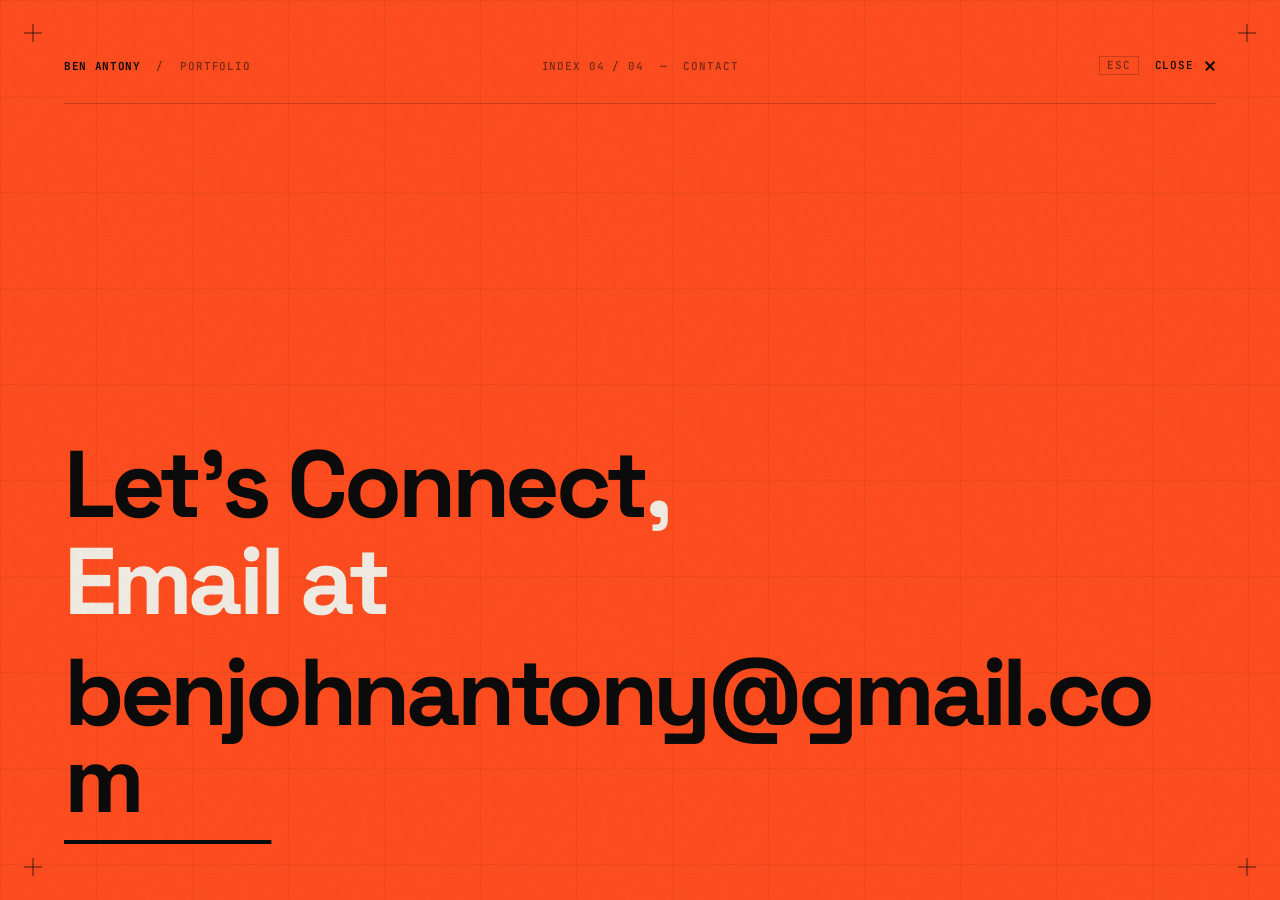
<file: contact.html>
<!doctype html>
<html lang="en">
<head>
<meta charset="utf-8" />
<meta name="viewport" content="width=device-width, initial-scale=1" />
<title>Contact — Ben Antony</title>
<meta name="description" content="Get in touch with Ben Antony — Product Designer." />

<link rel="preconnect" href="https://fonts.googleapis.com">
<link rel="preconnect" href="https://fonts.gstatic.com" crossorigin>
<link href="https://fonts.googleapis.com/css2?family=Space+Grotesk:wght@500;700&family=JetBrains+Mono:wght@400;500;700&display=swap" rel="stylesheet">

<style>
  :root {
    --bg: #FF4D1F;
    --ink: #0B0B0B;
    --muted: rgba(11,11,12,0.55);
    --cream: #F2EDE4;
    --rule: rgba(11,11,12,0.22);
    --grid: rgba(11,11,12,0.05);
  }

  *, *::before, *::after { box-sizing: border-box; }
  html, body { margin: 0; padding: 0; background: var(--bg); color: var(--ink); }
  body {
    font-family: 'Space Grotesk', sans-serif;
    font-weight: 500;
    min-height: 100vh;
    overflow-x: hidden;
    -webkit-font-smoothing: antialiased;
    text-rendering: optimizeLegibility;
  }
  a { color: inherit; text-decoration: none; }
  ::selection { background: var(--ink); color: var(--bg); }

  /* Grain overlay */
  body::before {
    content: '';
    position: fixed; inset: 0;
    background-image: url("data:image/svg+xml;utf8,<svg xmlns='http://www.w3.org/2000/svg' width='240' height='240'><filter id='n'><feTurbulence baseFrequency='0.9' numOctaves='2' stitchTiles='stitch'/></filter><rect width='100%25' height='100%25' filter='url(%23n)' opacity='0.55'/></svg>");
    mix-blend-mode: multiply;
    opacity: 0.22;
    pointer-events: none;
    z-index: 100;
  }
  /* Grid background */
  body::after {
    content: '';
    position: fixed; inset: 0;
    background-image:
      linear-gradient(var(--grid) 1px, transparent 1px),
      linear-gradient(90deg, var(--grid) 1px, transparent 1px);
    background-size: 96px 96px;
    pointer-events: none;
    z-index: 0;
  }

  /* Corner crosshairs */
  .mark { position: fixed; width: 18px; height: 18px; z-index: 5; pointer-events: none; }
  .mark::before, .mark::after { content: ''; position: absolute; background: var(--ink); opacity: 0.75; }
  .mark::before { left: 50%; top: 0; bottom: 0; width: 1px; transform: translateX(-0.5px); }
  .mark::after  { top: 50%; left: 0; right: 0; height: 1px; transform: translateY(-0.5px); }
  .mark.tl { top: 24px; left: 24px; }
  .mark.tr { top: 24px; right: 24px; }
  .mark.bl { bottom: 24px; left: 24px; }
  .mark.br { bottom: 24px; right: 24px; }

  .page {
    position: relative;
    min-height: 100vh;
    display: flex;
    flex-direction: column;
    justify-content: space-between;
    padding: 56px 64px;
    z-index: 1;
  }

  /* Top rail */
  .rail {
    display: grid;
    grid-template-columns: 1fr auto 1fr;
    align-items: center;
    gap: 24px;
    padding-bottom: 28px;
    border-bottom: 1px solid var(--rule);
    font-family: 'JetBrains Mono', monospace;
    font-size: 11px;
    letter-spacing: 0.08em;
    text-transform: uppercase;
    color: var(--muted);
  }
  .rail .l { text-align: left; }
  .rail .l .home { color: inherit; text-decoration: none; transition: color 0.2s ease; }
  .rail .l .home:hover { color: var(--ink); }
  .rail .c { text-align: center; }
  .rail .r { text-align: right; display: inline-flex; gap: 16px; justify-content: flex-end; align-items: center; }
  .rail b { color: var(--ink); font-weight: 700; letter-spacing: 0.06em; }
  .rail .close {
    display: inline-flex; align-items: center; gap: 10px;
    color: var(--ink);
    border-bottom: 1px solid transparent;
    transition: border-color 0.2s ease, color 0.2s ease;
  }
  .rail .close:hover { border-color: var(--ink); }
  .rail .close .x {
    width: 12px; height: 12px; position: relative; display: inline-block;
  }
  .rail .close .x::before, .rail .close .x::after {
    content: ''; position: absolute; top: 50%; left: 0; right: 0;
    height: 1.5px; background: currentColor;
  }
  .rail .close .x::before { transform: rotate(45deg); }
  .rail .close .x::after  { transform: rotate(-45deg); }
  .rail .kbd {
    display: inline-block;
    padding: 2px 7px;
    border: 1px solid var(--rule);
    color: var(--muted);
    font-size: 11px;
    letter-spacing: 0.08em;
    line-height: 1.2;
  }

  /* Message */
  .message {
    display: flex;
    flex-direction: column;
    gap: 10px;
    margin-top: auto;
    max-width: 100%;
  }
  .message .line {
    font-weight: 700;
    font-size: clamp(40px, 7.4vw, 112px);
    line-height: 0.92;
    letter-spacing: -0.045em;
    text-transform: none;
    max-width: 100%;
    overflow-wrap: anywhere;
    word-break: normal;
    hyphens: none;
  }
  .message a.email, .message .prefix { overflow-wrap: anywhere; }
  .message .greet {
    color: var(--ink);
    opacity: 0;
    transform: translateY(18px);
    animation: rise 800ms cubic-bezier(.2,.7,.2,1) 120ms forwards;
  }
  .message .greet .comma { color: var(--cream); }
  .message .email-line {
    display: flex;
    align-items: baseline;
    flex-wrap: wrap;
    gap: 0.25em 0.4em;
    opacity: 0;
    transform: translateY(18px);
    animation: rise 800ms cubic-bezier(.2,.7,.2,1) 280ms forwards;
  }
  .message .prefix { color: var(--cream); }
  .message a.email {
    color: var(--ink);
    position: relative;
    display: inline-block;
    padding-bottom: 0.22em;
    transition: color 280ms cubic-bezier(.2,.7,.2,1);
  }
  .message a.email::after {
    content: '';
    position: absolute;
    left: 0; right: 0; bottom: 0;
    height: 4px;
    background: var(--ink);
    transform-origin: left;
    transform: scaleX(0.18);
    transition: transform 400ms cubic-bezier(.2,.7,.2,1),
                background 280ms cubic-bezier(.2,.7,.2,1);
  }
  .message a.email:hover { color: #FFE600; }
  .message a.email:hover::after { transform: scaleX(1); background: #FFE600; }

  @keyframes rise {
    to { opacity: 1; transform: translateY(0); }
  }

  /* Custom cursor */
  @media (pointer: fine) {
    html, body, a, button { cursor: none; }
  }
  .cursor-dot, .cursor-ring {
    position: fixed;
    top: 0; left: 0;
    pointer-events: none;
    z-index: 200;
  }
  .cursor-dot {
    width: 6px; height: 6px;
    background: var(--ink);
    transform: translate3d(-100px, -100px, 0) translate(-50%, -50%);
    transition: width 0.2s ease, height 0.2s ease, opacity 0.2s ease, background 0.2s ease;
  }
  .cursor-ring {
    width: 32px; height: 32px;
    border: 1px solid var(--ink);
    transform: translate3d(-100px, -100px, 0) translate(-50%, -50%);
    transition: width 0.28s cubic-bezier(0.2,0.8,0.2,1),
                height 0.28s cubic-bezier(0.2,0.8,0.2,1),
                background 0.2s ease,
                border-color 0.2s ease,
                color 0.2s ease;
    display: flex; align-items: center; justify-content: center;
    color: var(--ink);
  }
  .cursor-ring .label {
    font-family: 'JetBrains Mono', monospace;
    font-size: 10px;
    font-weight: 700;
    letter-spacing: 0.14em;
    text-transform: uppercase;
    color: var(--bg);
    opacity: 0;
    transition: opacity 0.15s ease 0.05s;
    white-space: nowrap;
  }
  body.c-link .cursor-ring {
    width: 88px; height: 88px;
    background: var(--ink);
    border-color: var(--ink);
  }
  body.c-link .cursor-ring .label { opacity: 1; }
  body.c-link .cursor-dot { opacity: 0; }
  body.c-press .cursor-ring { width: 24px; height: 24px; }
  @media (pointer: coarse) {
    .cursor-dot, .cursor-ring { display: none; }
  }
  @media (prefers-reduced-motion: reduce) {
    .message .greet, .message .email-line { animation: none; opacity: 1; transform: none; }
    .cursor-ring { transition: width 0.1s, height 0.1s, background 0.1s, border-color 0.1s; }
  }

  /* Responsive */
  @media (max-width: 1024px) {
    .page { padding: 44px 28px; }
  }
  @media (max-width: 640px) {
    .page { padding: 32px 20px; }
    .rail { font-size: 10px; grid-template-columns: 1fr auto; }
    .rail .c { display: none; }
    .rail .kbd { display: none; }
    .message .line { font-size: clamp(32px, 9vw, 64px); }
    .message a.email { word-break: break-all; }
    .mark { width: 12px; height: 12px; }
    .mark.tl, .mark.tr { top: 12px; }
    .mark.bl, .mark.br { bottom: 12px; }
    .mark.tl, .mark.bl { left: 12px; }
    .mark.tr, .mark.br { right: 12px; }
  }
</style>
<script>try{if(sessionStorage.getItem('pt-light')){document.documentElement.classList.add('pt-light');sessionStorage.removeItem('pt-light');setTimeout(function(){document.documentElement.classList.remove('pt-light');},850);}}catch(e){}</script>
<link rel="stylesheet" href="assets/transition.css" />
</head>
<body>
  <div class="page-transition intro theme-light" aria-hidden="true"></div>
  <div class="cursor-dot" aria-hidden="true"></div>
  <div class="cursor-ring" aria-hidden="true"><span class="label">Send ↗</span></div>

  <span class="mark tl" aria-hidden="true"></span>
  <span class="mark tr" aria-hidden="true"></span>
  <span class="mark bl" aria-hidden="true"></span>
  <span class="mark br" aria-hidden="true"></span>

  <main class="page">
    <!-- Top rail -->
    <header class="rail">
      <div class="l"><b>Ben Antony</b> &nbsp;/&nbsp; <a class="home" href="index.html">Portfolio</a></div>
      <div class="c">Index 04 / 04 &nbsp;—&nbsp; Contact</div>
      <div class="r">
        <span class="kbd">ESC</span>
        <a href="index.html" class="close" aria-label="Close and return to home">
          <span>Close</span>
          <span class="x" aria-hidden="true"></span>
        </a>
      </div>
    </header>

    <!-- Message -->
    <section class="message" aria-label="Contact message">
      <span class="line greet">Let's Connect<span class="comma">,</span></span>
      <span class="line email-line">
        <span class="prefix">Email at</span>
        <a class="email" href="mailto:benjohnantony@gmail.com">benjohnantony@gmail.com</a>
      </span>
    </section>
  </main>

  <script>
    /* ESC returns home */
    document.addEventListener('keydown', (e) => {
      if (e.key === 'Escape') window.location.href = 'index.html';
    });

    /* Interactive cursor */
    (function(){
      if (!window.matchMedia || !window.matchMedia('(pointer: fine)').matches) return;

      const dot = document.querySelector('.cursor-dot');
      const ring = document.querySelector('.cursor-ring');
      const label = ring && ring.querySelector('.label');
      if (!dot || !ring) return;

      let mx = -100, my = -100;
      let rx = -100, ry = -100;
      let visible = false;

      window.addEventListener('mousemove', (e) => {
        mx = e.clientX; my = e.clientY;
        if (!visible) { rx = mx; ry = my; visible = true; }
        dot.style.transform = 'translate3d(' + mx + 'px,' + my + 'px,0) translate(-50%,-50%)';
      }, { passive: true });

      window.addEventListener('mouseleave', () => {
        dot.style.opacity = '0'; ring.style.opacity = '0';
      });
      window.addEventListener('mouseenter', () => {
        dot.style.opacity = ''; ring.style.opacity = '';
      });

      window.addEventListener('mousedown', () => document.body.classList.add('c-press'));
      window.addEventListener('mouseup',   () => document.body.classList.remove('c-press'));

      function loop(){
        rx += (mx - rx) * 0.18;
        ry += (my - ry) * 0.18;
        ring.style.transform = 'translate3d(' + rx + 'px,' + ry + 'px,0) translate(-50%,-50%)';
        requestAnimationFrame(loop);
      }
      requestAnimationFrame(loop);

      const labelMap = new Map([
        ['a.email',  'Send ↗'],
        ['a.close',  'Close ↩'],
      ]);

      document.querySelectorAll('a, button').forEach((el) => {
        let labelText = 'Open ↗';
        if (el.classList.contains('email')) labelText = 'Send ↗';
        else if (el.classList.contains('close')) labelText = 'Close ↩';

        el.addEventListener('mouseenter', () => {
          if (label) label.textContent = labelText;
          document.body.classList.add('c-link');
        });
        el.addEventListener('mouseleave', () => {
          document.body.classList.remove('c-link');
        });
      });
    })();
  </script>
  <script src="assets/transition.js"></script>
</body>
</html>
</file>
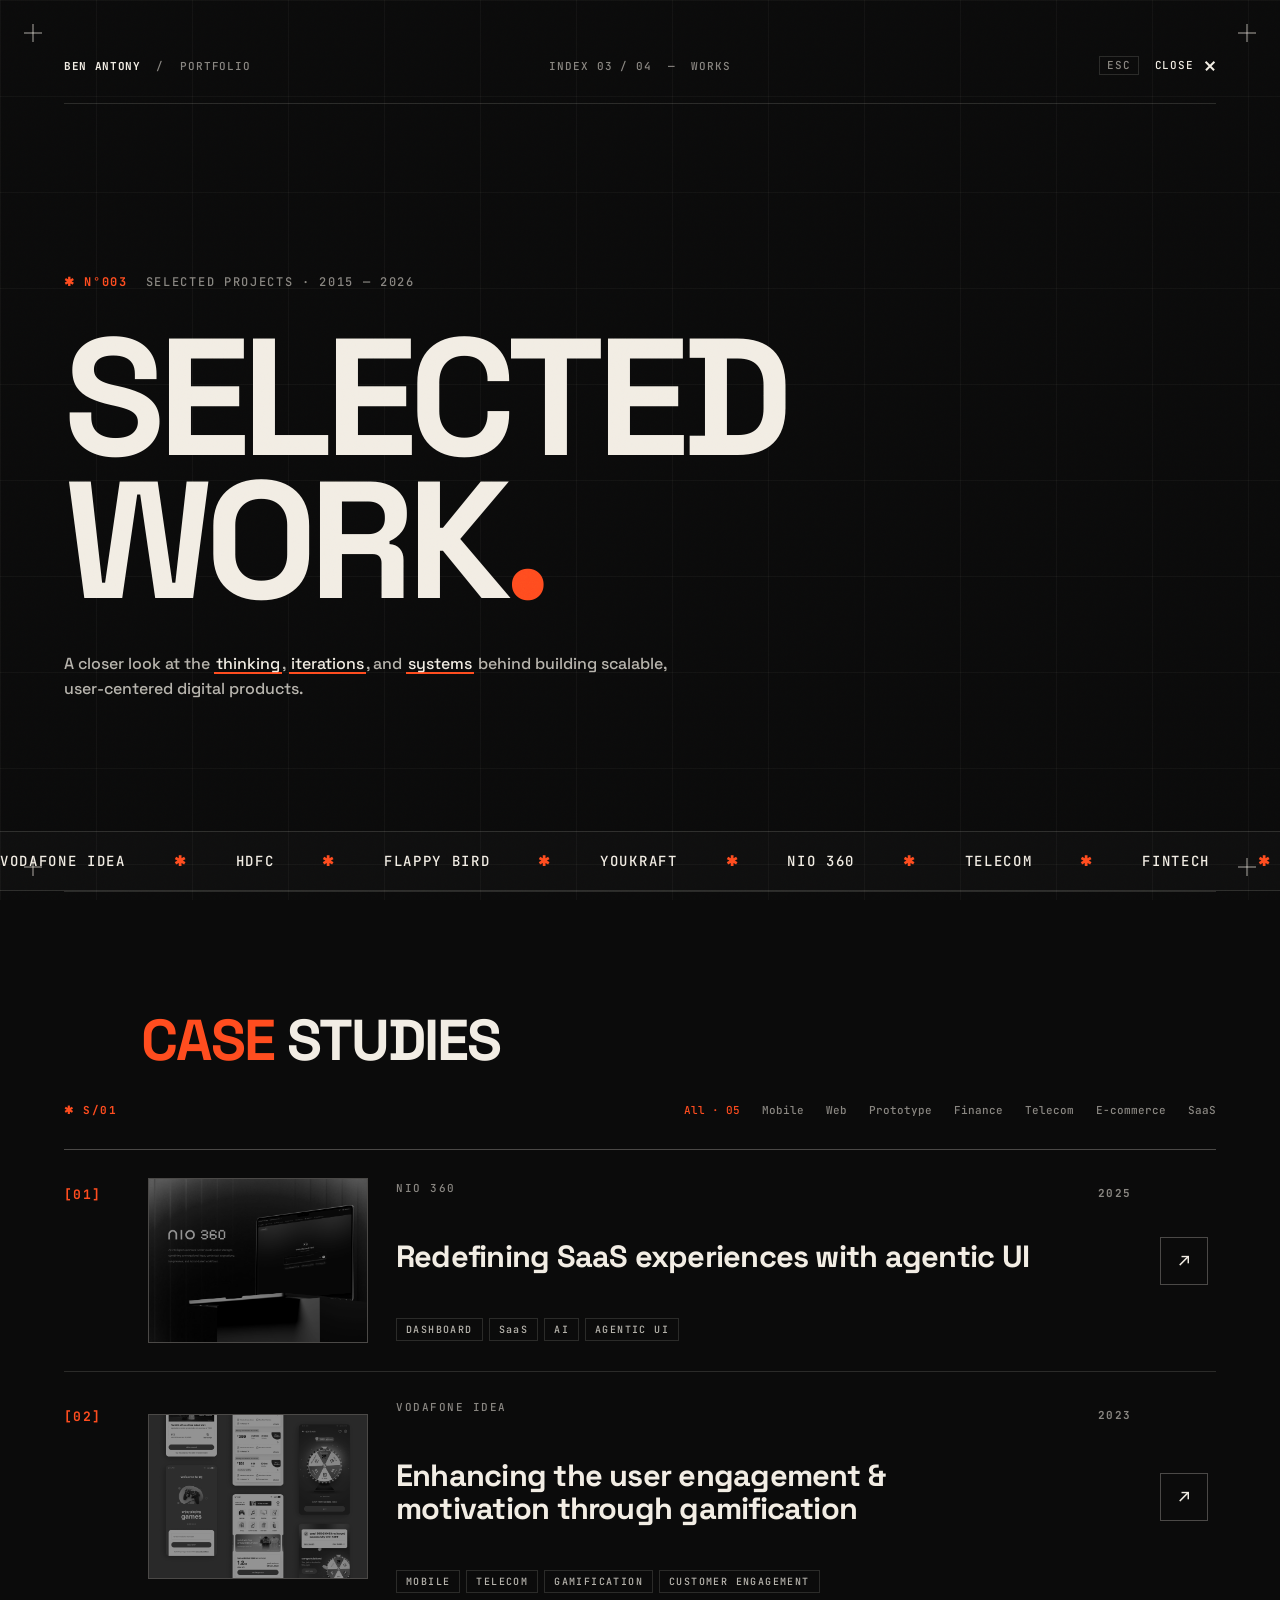
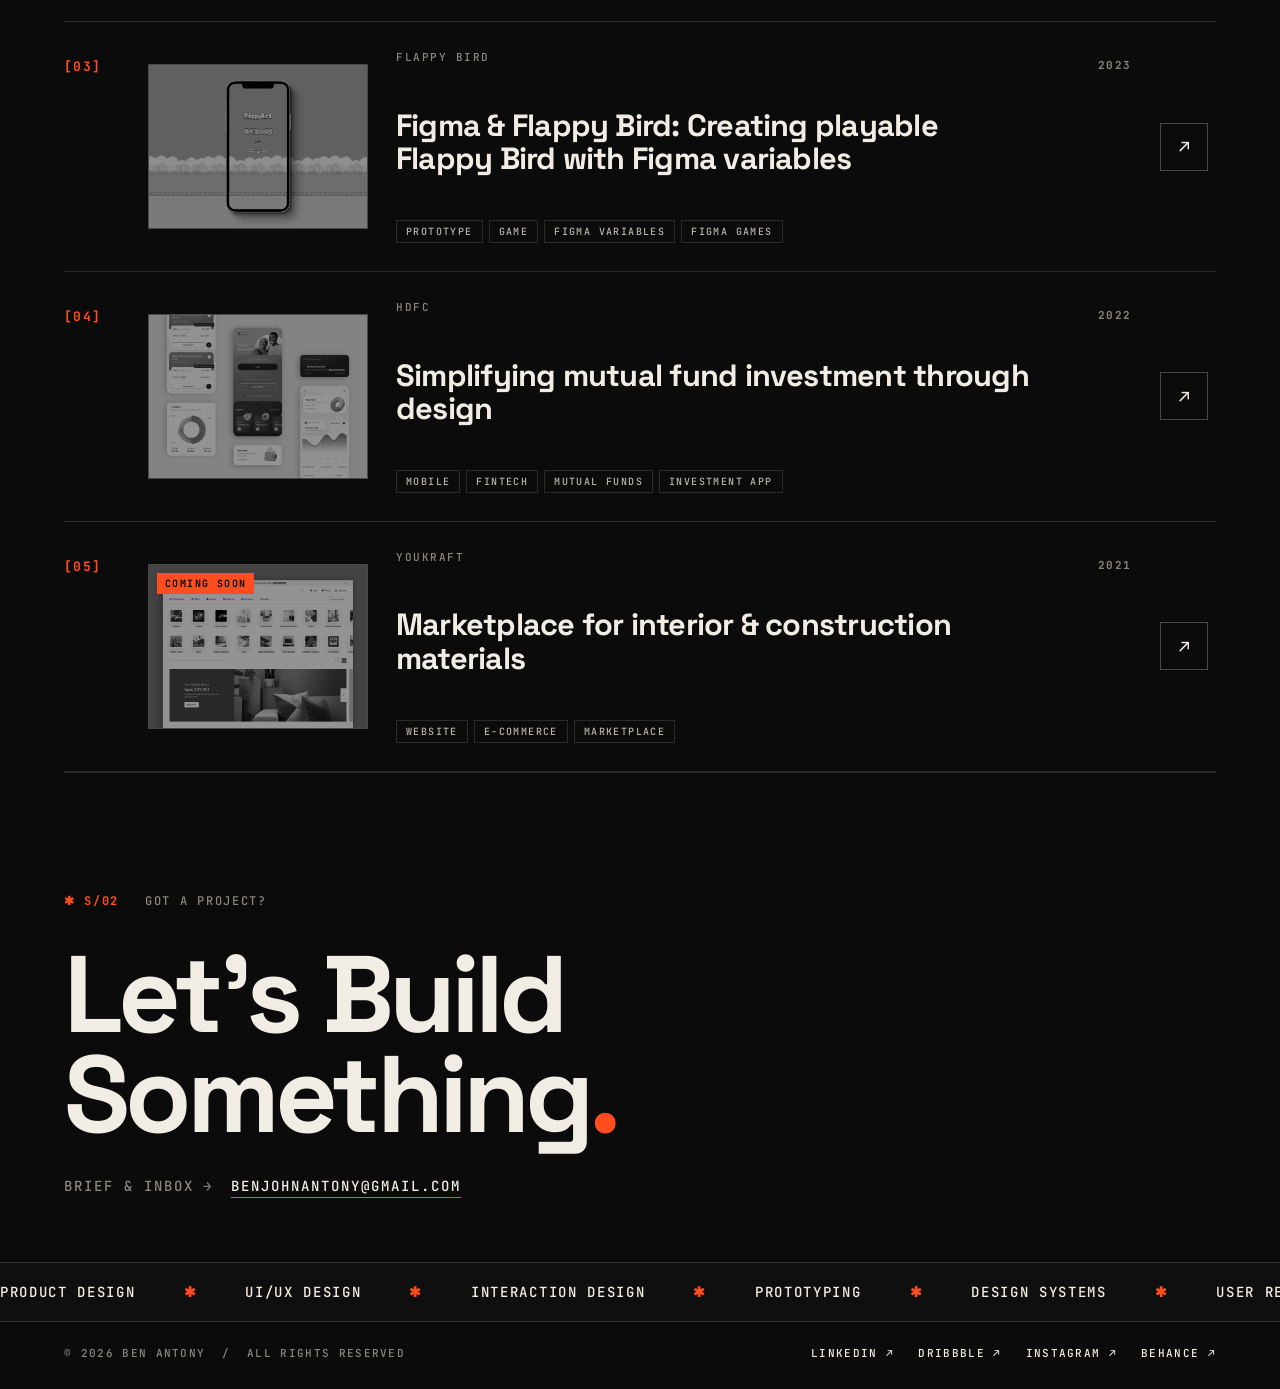
<file: works.html>
<!doctype html>
<html lang="en">
<head>
<meta charset="utf-8" />
<meta name="viewport" content="width=device-width, initial-scale=1" />
<title>My Works — Ben Antony</title>
<meta name="description" content="Selected projects by Ben Antony — Product Designer." />

<link rel="preconnect" href="https://fonts.googleapis.com">
<link rel="preconnect" href="https://fonts.gstatic.com" crossorigin>
<link href="https://fonts.googleapis.com/css2?family=Space+Grotesk:wght@500;700&family=JetBrains+Mono:wght@400;500;700&display=swap" rel="stylesheet">

<style>
  :root {
    --bg: #0B0B0B;
    --ink: #F2EDE4;
    --muted: rgba(242,237,228,0.55);
    --muted-soft: rgba(242,237,228,0.75);
    --accent: #FF4D1F;
    --rule: rgba(242,237,228,0.14);
    --rule-strong: rgba(242,237,228,0.28);
    --grid: rgba(242,237,228,0.04);
  }

  *, *::before, *::after { box-sizing: border-box; }
  html, body { margin: 0; padding: 0; background: var(--bg); color: var(--ink); scroll-behavior: smooth; }
  body {
    font-family: 'Space Grotesk', sans-serif;
    font-weight: 500;
    min-height: 100vh;
    overflow-x: hidden;
    -webkit-font-smoothing: antialiased;
    text-rendering: optimizeLegibility;
  }
  a { color: inherit; text-decoration: none; }
  button { font: inherit; color: inherit; background: none; border: none; padding: 0; cursor: pointer; }
  ::selection { background: var(--accent); color: #0a0a0a; }

  /* Grain overlay */
  body::before {
    content: '';
    position: fixed; inset: 0;
    background-image: url("data:image/svg+xml;utf8,<svg xmlns='http://www.w3.org/2000/svg' width='240' height='240'><filter id='n'><feTurbulence baseFrequency='0.9' numOctaves='2' stitchTiles='stitch'/></filter><rect width='100%25' height='100%25' filter='url(%23n)' opacity='0.45'/></svg>");
    mix-blend-mode: overlay;
    opacity: 0.35;
    pointer-events: none;
    z-index: 100;
  }
  /* Grid background */
  body::after {
    content: '';
    position: fixed; inset: 0;
    background-image:
      linear-gradient(var(--grid) 1px, transparent 1px),
      linear-gradient(90deg, var(--grid) 1px, transparent 1px);
    background-size: 96px 96px;
    pointer-events: none;
    z-index: 0;
  }

  /* Corner crosshairs */
  .mark { position: fixed; width: 18px; height: 18px; z-index: 5; pointer-events: none; }
  .mark::before, .mark::after { content: ''; position: absolute; background: var(--ink); opacity: 0.7; }
  .mark::before { left: 50%; top: 0; bottom: 0; width: 1px; transform: translateX(-0.5px); }
  .mark::after  { top: 50%; left: 0; right: 0; height: 1px; transform: translateY(-0.5px); }
  .mark.tl { top: 24px; left: 24px; }
  .mark.tr { top: 24px; right: 24px; }
  .mark.bl { bottom: 24px; left: 24px; }
  .mark.br { bottom: 24px; right: 24px; }

  .page {
    position: relative;
    padding: 56px 64px 0 64px;
    z-index: 1;
  }

  /* Top rail */
  .rail {
    display: grid;
    grid-template-columns: 1fr auto 1fr;
    align-items: center;
    gap: 24px;
    padding-bottom: 28px;
    border-bottom: 1px solid var(--rule);
    font-family: 'JetBrains Mono', monospace;
    font-size: 11px;
    letter-spacing: 0.08em;
    text-transform: uppercase;
    color: var(--muted);
  }
  .rail .l { text-align: left; }
  .rail .l .home { color: inherit; text-decoration: none; transition: color 0.2s ease; }
  .rail .l .home:hover { color: var(--accent); }
  .rail .c { text-align: center; }
  .rail .r { text-align: right; display: inline-flex; gap: 16px; justify-content: flex-end; align-items: center; }
  .rail b { color: var(--ink); font-weight: 700; letter-spacing: 0.06em; }
  .rail .close {
    display: inline-flex; align-items: center; gap: 10px;
    color: var(--ink);
    border-bottom: 1px solid transparent;
    transition: border-color 0.2s ease, color 0.2s ease;
  }
  .rail .close:hover { border-color: var(--ink); }
  .rail .close .x {
    width: 12px; height: 12px; position: relative; display: inline-block;
  }
  .rail .close .x::before, .rail .close .x::after {
    content: ''; position: absolute; top: 50%; left: 0; right: 0;
    height: 1.5px; background: currentColor;
  }
  .rail .close .x::before { transform: rotate(45deg); }
  .rail .close .x::after  { transform: rotate(-45deg); }
  .rail .kbd {
    display: inline-block;
    padding: 2px 7px;
    border: 1px solid var(--rule);
    color: var(--muted);
    font-size: 11px;
    letter-spacing: 0.08em;
    line-height: 1.2;
  }

  /* Hero */
  .hero {
    padding: 56px 0 0;
    border-bottom: 1px solid var(--rule);
    min-height: calc(100vh - 112px);
    min-height: calc(100svh - 112px);
    display: grid;
    grid-template-rows: 1fr auto;
  }
  .hero-top {
    display: flex;
    flex-direction: column;
    justify-content: center;
  }
  .hero-marquee { align-self: end; }
  .hero .eyebrow {
    font-family: 'JetBrains Mono', monospace;
    font-size: 12px;
    letter-spacing: 0.14em;
    text-transform: uppercase;
    color: var(--muted);
    margin-bottom: 36px;
    display: flex; align-items: baseline; gap: 18px; flex-wrap: wrap;
  }
  .hero .eyebrow .num { color: var(--accent); font-weight: 700; }
  .hero .title {
    font-weight: 700;
    font-size: clamp(64px, 13vw, 208px);
    line-height: 0.86;
    letter-spacing: -0.045em;
    margin: 0;
    text-transform: uppercase;
  }
  .hero .title .row { display: block; }
  .hero .title .dot { color: var(--accent); }
  .hero .intro {
    margin-top: 40px;
    max-width: 640px;
    font-size: 16px;
    line-height: 1.55;
    color: var(--muted-soft);
  }
  .hero .intro em {
    font-style: normal;
    color: var(--ink);
    box-shadow: inset 0 -2px 0 var(--accent);
    padding: 0 2px;
  }

  /* Stats */
  .stats {
    display: grid;
    grid-template-columns: repeat(4, 1fr);
    border-bottom: 1px solid var(--rule);
  }
  .stats .cell {
    padding: 22px 28px;
    border-right: 1px solid var(--rule);
    display: flex; flex-direction: column; gap: 6px;
  }
  .stats .cell:last-child { border-right: none; }
  .stats .k {
    font-family: 'JetBrains Mono', monospace;
    font-size: 10px;
    letter-spacing: 0.16em;
    text-transform: uppercase;
    color: var(--muted);
  }
  .stats .v {
    font-size: clamp(26px, 3.2vw, 42px);
    font-weight: 700;
    letter-spacing: -0.03em;
    line-height: 1;
  }
  .stats .v .unit { color: var(--accent); font-size: 0.55em; letter-spacing: 0; margin-left: 4px; }

  /* Filter chips (inline in section head) — text-only */
  .chips {
    display: flex;
    gap: 22px;
    flex-wrap: wrap;
    justify-content: flex-end;
    align-items: baseline;
    font-family: 'JetBrains Mono', monospace;
    font-size: 11px;
    letter-spacing: 0.14em;
    text-transform: uppercase;
  }
  .chips .chip {
    padding: 0;
    border: 0;
    background: none;
    color: var(--muted);
    cursor: pointer;
    transition: color 0.2s ease;
  }
  .chips .chip.on {
    color: var(--accent);
  }
  .chips .chip:hover:not(.on) {
    color: var(--ink);
  }

  /* Section head */
  .section-head {
    display: grid;
    grid-template-columns: auto 1fr auto;
    gap: 24px;
    align-items: end;
    padding: 72px 0 32px;
  }
  .section-head .num {
    font-family: 'JetBrains Mono', monospace;
    font-size: 11px;
    letter-spacing: 0.14em;
    text-transform: uppercase;
    color: var(--accent);
    font-weight: 700;
  }
  .section-head .h {
    font-size: clamp(32px, 4.5vw, 64px);
    font-weight: 700;
    letter-spacing: -0.035em;
    line-height: 1;
    text-transform: uppercase;
  }
  .section-head .h .hl { color: var(--accent); }
  .section-head .meta {
    font-family: 'JetBrains Mono', monospace;
    font-size: 11px;
    letter-spacing: 0.14em;
    text-transform: uppercase;
    color: var(--muted);
    text-align: right;
  }

  /* Project list */
  .projects { border-top: 1px solid var(--rule-strong); }
  .proj {
    display: grid;
    grid-template-columns: 56px 220px 1fr auto 56px;
    gap: 28px;
    align-items: center;
    padding: 28px 0;
    border-bottom: 1px solid var(--rule);
    position: relative;
    transition: padding 0.3s ease, background 0.3s ease;
  }
  .proj::before {
    content: '';
    position: absolute;
    left: 0; right: 0; top: -1px;
    height: 1px;
    background: var(--accent);
    transform: scaleX(0);
    transform-origin: left;
    transition: transform 0.4s cubic-bezier(.2,.7,.2,1);
  }
  .proj:hover {
    background: rgba(255,77,31,0.05);
    padding-left: 20px;
    padding-right: 20px;
  }
  .proj:hover::before { transform: scaleX(1); }
  .proj .idx {
    font-family: 'JetBrains Mono', monospace;
    font-size: 13px;
    font-weight: 700;
    letter-spacing: 0.1em;
    color: var(--accent);
    align-self: flex-start;
    padding-top: 8px;
  }
  .proj .media {
    width: 220px;
    aspect-ratio: 4 / 3;
    border: 1px solid var(--rule-strong);
    overflow: hidden;
    position: relative;
  }
  .proj .img {
    position: absolute; inset: 0;
    background-size: cover;
    background-position: center;
    filter: grayscale(1) contrast(1.05) brightness(0.75);
    transition: filter 0.5s ease, transform 0.6s cubic-bezier(.2,.7,.2,1);
  }
  .proj .img::after {
    content: '';
    position: absolute; inset: 0;
    background: var(--bg);
    opacity: 0.25;
    transition: opacity 0.4s ease;
  }
  .proj:hover .img {
    filter: grayscale(0) contrast(1.05) brightness(1);
    transform: scale(1.04);
  }
  .proj:hover .img::after { opacity: 0; }
  .proj .badge {
    position: absolute;
    top: 8px; left: 8px;
    z-index: 2;
    font-family: 'JetBrains Mono', monospace;
    font-size: 10px;
    font-weight: 700;
    letter-spacing: 0.14em;
    text-transform: uppercase;
    background: var(--accent);
    color: #0a0a0a;
    padding: 4px 8px;
  }

  .proj .meta {
    display: flex; flex-direction: column; gap: 14px;
    min-width: 0;
  }
  .proj .name {
    font-family: 'JetBrains Mono', monospace;
    font-size: 11px;
    font-weight: 500;
    letter-spacing: 0.14em;
    text-transform: uppercase;
    color: var(--muted);
  }
  .proj .t {
    font-size: clamp(24px, 2.4vw, 34px);
    font-weight: 700;
    letter-spacing: -0.025em;
    line-height: 1.08;
    max-width: 640px;
  }
  .proj .tags {
    display: flex;
    gap: 6px;
    flex-wrap: wrap;
  }
  .proj .tag {
    font-family: 'JetBrains Mono', monospace;
    font-size: 10px;
    font-weight: 500;
    letter-spacing: 0.14em;
    text-transform: uppercase;
    color: var(--muted-soft);
    padding: 4px 9px;
    border: 1px solid var(--rule);
  }

  .proj .year {
    font-family: 'JetBrains Mono', monospace;
    font-size: 11px;
    font-weight: 700;
    letter-spacing: 0.14em;
    text-transform: uppercase;
    color: var(--muted);
    font-variant-numeric: tabular-nums;
    white-space: nowrap;
    align-self: flex-start;
    padding-top: 8px;
  }
  .proj .go {
    width: 48px; height: 48px;
    border: 1px solid var(--rule-strong);
    display: inline-flex; align-items: center; justify-content: center;
    font-family: 'JetBrains Mono', monospace;
    font-size: 18px;
    font-weight: 700;
    transition: background 0.2s ease, border-color 0.2s ease, color 0.2s ease, transform 0.3s ease;
  }
  .proj:hover .go {
    background: var(--accent);
    border-color: var(--accent);
    color: #0a0a0a;
    transform: translate(4px, -4px);
  }

  /* Closer */
  .closer {
    padding: 120px 0 64px;
    position: relative;
    border-top: 1px solid var(--rule);
  }
  .closer .eyebrow {
    font-family: 'JetBrains Mono', monospace;
    font-size: 12px;
    letter-spacing: 0.14em;
    text-transform: uppercase;
    color: var(--muted);
    margin-bottom: 36px;
  }
  .closer .eyebrow .num { color: var(--accent); font-weight: 700; }
  .closer-title {
    font-weight: 700;
    font-size: clamp(48px, 8.5vw, 128px);
    line-height: 0.92;
    letter-spacing: -0.045em;
    margin: 0;
    max-width: 100%;
    overflow-wrap: anywhere;
  }
  .closer-title .dot { color: var(--accent); }
  .closer .mail {
    margin-top: 32px;
    display: flex;
    align-items: baseline;
    gap: 18px;
    flex-wrap: wrap;
    font-family: 'JetBrains Mono', monospace;
    font-size: 14px;
    letter-spacing: 0.14em;
    text-transform: uppercase;
  }
  .closer .mail .k { color: var(--muted); }
  .closer .mail a {
    color: var(--ink);
    border-bottom: 1px solid var(--accent);
    padding-bottom: 2px;
    transition: color 0.2s ease;
  }
  .closer .mail a:hover { color: var(--accent); }

  /* Ticker */
  .ticker {
    margin: 0 -64px;
    border-top: 1px solid var(--rule);
    border-bottom: 1px solid var(--rule);
    overflow: hidden;
    padding: 20px 0;
    background: rgba(242,237,228,0.02);
  }
  .ticker-track {
    display: flex;
    white-space: nowrap;
    animation: marquee 32s linear infinite;
    font-family: 'JetBrains Mono', monospace;
    font-size: 14px;
    letter-spacing: 0.12em;
    text-transform: uppercase;
    color: var(--ink);
    will-change: transform;
  }
  .ticker-track .chunk { display: inline-flex; align-items: center; gap: 48px; padding-right: 48px; }
  .ticker-track .star { color: var(--accent); font-weight: 700; }
  @keyframes marquee {
    from { transform: translateX(0); }
    to   { transform: translateX(-50%); }
  }

  /* Footer */
  .foot {
    display: grid;
    grid-template-columns: 1fr 1fr;
    gap: 32px;
    padding: 24px 0 28px;
    font-family: 'JetBrains Mono', monospace;
    font-size: 11px;
    letter-spacing: 0.12em;
    text-transform: uppercase;
    color: var(--muted);
  }
  .foot a { color: var(--ink); border-bottom: 1px solid transparent; transition: border-color 0.2s ease, color 0.2s ease; }
  .foot a:hover { color: var(--accent); border-color: var(--accent); }
  .foot .socials { display: flex; gap: 24px; justify-content: flex-end; flex-wrap: wrap; }

  /* Back-to-top */
  .totop {
    position: fixed;
    right: 24px;
    bottom: 24px;
    z-index: 6;
    width: 48px; height: 48px;
    border: 1px solid var(--rule-strong);
    background: var(--bg);
    display: inline-flex; align-items: center; justify-content: center;
    color: var(--ink);
    font-family: 'JetBrains Mono', monospace;
    font-size: 16px;
    font-weight: 700;
    opacity: 0;
    transform: translateY(12px);
    transition: opacity 0.3s ease, transform 0.3s ease, color 0.2s ease, border-color 0.2s ease, background 0.2s ease;
  }
  .totop.on { opacity: 1; transform: translateY(0); }
  .totop:hover { background: var(--accent); border-color: var(--accent); color: #0a0a0a; }

  /* Custom cursor */
  @media (pointer: fine) {
    html, body, a, button { cursor: none; }
  }
  .cursor-dot, .cursor-ring {
    position: fixed;
    top: 0; left: 0;
    pointer-events: none;
    z-index: 200;
    mix-blend-mode: difference;
  }
  .cursor-dot {
    width: 6px; height: 6px;
    background: var(--accent);
    transform: translate3d(-100px, -100px, 0) translate(-50%, -50%);
    transition: width 0.2s ease, height 0.2s ease, opacity 0.2s ease, background 0.2s ease;
    mix-blend-mode: normal;
  }
  .cursor-ring {
    width: 32px; height: 32px;
    border: 1px solid var(--ink);
    transform: translate3d(-100px, -100px, 0) translate(-50%, -50%);
    transition: width 0.28s cubic-bezier(0.2,0.8,0.2,1),
                height 0.28s cubic-bezier(0.2,0.8,0.2,1),
                background 0.2s ease,
                border-color 0.2s ease;
    display: flex; align-items: center; justify-content: center;
  }
  .cursor-ring .label {
    font-family: 'JetBrains Mono', monospace;
    font-size: 10px;
    font-weight: 700;
    letter-spacing: 0.14em;
    text-transform: uppercase;
    color: #0a0a0a;
    opacity: 0;
    transition: opacity 0.15s ease 0.05s;
    white-space: nowrap;
  }
  body.c-link .cursor-ring { width: 56px; height: 56px; border-color: var(--accent); }
  body.c-link .cursor-dot { width: 4px; height: 4px; }
  body.c-block .cursor-ring {
    width: 112px; height: 112px;
    background: var(--accent);
    border-color: var(--accent);
    mix-blend-mode: normal;
  }
  body.c-block .cursor-ring .label { opacity: 1; }
  body.c-block .cursor-dot { opacity: 0; }
  body.c-press .cursor-ring { width: 24px; height: 24px; }
  @media (pointer: coarse) {
    .cursor-dot, .cursor-ring { display: none; }
  }

  /* Hidden state for filtering */
  .proj.hide { display: none; }

  /* Responsive */
  @media (max-width: 1100px) {
    .proj {
      grid-template-columns: 40px 180px 1fr 48px;
      gap: 20px;
    }
    .proj .media { width: 180px; }
    .proj .year { grid-column: 3 / 4; padding-top: 0; }
  }
  @media (max-width: 1024px) {
    .page { padding: 44px 28px 0; }
    .ticker { margin: 0 -28px; }
    .stats { grid-template-columns: repeat(2, 1fr); }
    .stats .cell:nth-child(2) { border-right: none; }
    .stats .cell:nth-child(1), .stats .cell:nth-child(2) { border-bottom: 1px solid var(--rule); }
    .proj { grid-template-columns: 36px 160px 1fr 44px; gap: 16px; padding: 22px 0; }
    .proj .media { width: 160px; }
    .proj .t { font-size: 22px; }
    .section-head .chips { justify-content: flex-start; }
  }
  @media (max-width: 640px) {
    .page { padding: 32px 20px 0; }
    .ticker { margin: 0 -20px; padding: 14px 0; }
    .ticker-track { font-size: 12px; }
    .rail { grid-template-columns: 1fr auto; }
    .rail .c { display: none; }
    .hero { padding: 40px 0; min-height: calc(100vh - 88px); min-height: calc(100svh - 88px); }
    .hero .eyebrow { margin-bottom: 24px; }
    .section-head { grid-template-columns: 1fr; gap: 8px; padding: 56px 0 24px; }
    .section-head .meta { text-align: left; }
    .stats { grid-template-columns: 1fr; }
    .stats .cell { border-right: none; border-bottom: 1px solid var(--rule); }
    .stats .cell:last-child { border-bottom: none; }
    .proj {
      grid-template-columns: 1fr auto;
      grid-template-areas:
        "idx year"
        "media media"
        "meta meta"
        "go go";
      gap: 14px;
      padding: 22px 0;
    }
    .proj .idx { grid-area: idx; padding-top: 0; }
    .proj .media { grid-area: media; width: 100%; aspect-ratio: 16 / 9; }
    .proj .meta { grid-area: meta; }
    .proj .year { grid-area: year; text-align: right; padding-top: 0; }
    .proj .go { grid-area: go; justify-self: start; }
    .proj:hover { padding-left: 0; padding-right: 0; }
    .closer { padding: 80px 0 48px; }
    .foot { grid-template-columns: 1fr; gap: 16px; padding: 18px 0 22px; }
    .foot .socials { justify-content: flex-start; }
    .mark { width: 12px; height: 12px; }
    .mark.tl, .mark.tr { top: 12px; }
    .mark.bl, .mark.br { bottom: 12px; }
    .mark.tl, .mark.bl { left: 12px; }
    .mark.tr, .mark.br { right: 12px; }
    .totop { right: 14px; bottom: 14px; width: 40px; height: 40px; }
  }
  @media (prefers-reduced-motion: reduce) {
    .ticker-track { animation: none; }
    html, body { scroll-behavior: auto; }
  }
</style>
<script>try{if(sessionStorage.getItem('pt-light')){document.documentElement.classList.add('pt-light');sessionStorage.removeItem('pt-light');setTimeout(function(){document.documentElement.classList.remove('pt-light');},850);}}catch(e){}</script>
<link rel="stylesheet" href="assets/transition.css" />
</head>
<body id="top">
  <div class="page-transition intro" aria-hidden="true"></div>
  <div class="cursor-dot" aria-hidden="true"></div>
  <div class="cursor-ring" aria-hidden="true"><span class="label">View ↗</span></div>

  <span class="mark tl" aria-hidden="true"></span>
  <span class="mark tr" aria-hidden="true"></span>
  <span class="mark bl" aria-hidden="true"></span>
  <span class="mark br" aria-hidden="true"></span>

  <div class="page">
    <!-- Top rail -->
    <header class="rail">
      <div class="l"><b>Ben Antony</b> &nbsp;/&nbsp; <a class="home" href="index.html">Portfolio</a></div>
      <div class="c">Index 03 / 04 &nbsp;—&nbsp; Works</div>
      <div class="r">
        <span class="kbd">ESC</span>
        <a href="index.html" class="close" aria-label="Close and return to home">
          <span>Close</span>
          <span class="x" aria-hidden="true"></span>
        </a>
      </div>
    </header>

    <!-- Hero -->
    <section class="hero">
      <div class="hero-top">
        <div class="eyebrow">
          <span class="num">✱ N°003</span>
          <span>Selected Projects · 2015 — 2026</span>
        </div>
        <h1 class="title">
          <span class="row">Selected</span>
          <span class="row">Work<span class="dot">.</span></span>
        </h1>
        <p class="intro">A closer look at the <em>thinking</em>, <em>iterations</em>, and <em>systems</em> behind building scalable, user-centered digital products.</p>
      </div>

      <!-- Hero marquee — pinned to the bottom edge of the hero -->
      <div class="ticker hero-marquee" aria-label="Selected projects">
        <div class="ticker-track">
          <span class="chunk">Vodafone Idea <span class="star">✱</span> HDFC <span class="star">✱</span> Flappy Bird <span class="star">✱</span> YouKRAFT <span class="star">✱</span> Nio 360 <span class="star">✱</span> Telecom <span class="star">✱</span> Fintech <span class="star">✱</span> SaaS <span class="star">✱</span> Agentic UI <span class="star">✱</span></span>
          <span class="chunk">Vodafone Idea <span class="star">✱</span> HDFC <span class="star">✱</span> Flappy Bird <span class="star">✱</span> YouKRAFT <span class="star">✱</span> Nio 360 <span class="star">✱</span> Telecom <span class="star">✱</span> Fintech <span class="star">✱</span> SaaS <span class="star">✱</span> Agentic UI <span class="star">✱</span></span>
        </div>
      </div>
    </section>

    <!-- Projects -->
    <section id="work">
      <header class="section-head">
        <div class="num">✱ S/01</div>
        <h2 class="h"><span class="hl">Case</span> Studies</h2>
        <div class="chips" role="group" aria-label="Filter projects">
          <button class="chip on" data-filter="all" type="button">All · 05</button>
          <button class="chip" data-filter="mobile" type="button">Mobile</button>
          <button class="chip" data-filter="web" type="button">Web</button>
          <button class="chip" data-filter="prototype" type="button">Prototype</button>
          <button class="chip" data-filter="finance" type="button">Finance</button>
          <button class="chip" data-filter="telecom" type="button">Telecom</button>
          <button class="chip" data-filter="ecommerce" type="button">E-commerce</button>
          <button class="chip" data-filter="saas" type="button">SaaS</button>
        </div>
      </header>

      <div class="projects">
        <!-- 01 · Nio 360 -->
        <a class="proj" href="case-nio.html" data-tags="web saas" aria-label="Open Nio 360 case study">
          <span class="idx">[01]</span>
          <div class="media">
            <div class="img" style="background-color:#1f2447; background-image:url('assets/Nio%20360.png');"></div>
          </div>
          <div class="meta">
            <div class="name">Nio 360</div>
            <h3 class="t">Redefining SaaS experiences with agentic UI</h3>
            <div class="tags">
              <span class="tag">Dashboard</span>
              <span class="tag" style="text-transform:none">SaaS</span>
              <span class="tag">AI</span>
              <span class="tag">Agentic UI</span>
            </div>
          </div>
          <span class="year">2025</span>
          <span class="go" aria-hidden="true">↗</span>
        </a>

        <!-- 02 · Vodafone Idea -->
        <a class="proj" href="case-vi.html" data-tags="mobile telecom" aria-label="Open Vodafone Idea case study">
          <span class="idx">[02]</span>
          <div class="media">
            <div class="img" style="background-color:#7d1a1a; background-image:url('assets/vi-cover.jpg');"></div>
          </div>
          <div class="meta">
            <div class="name">Vodafone Idea</div>
            <h3 class="t">Enhancing the user engagement &amp; motivation through gamification</h3>
            <div class="tags">
              <span class="tag">Mobile</span>
              <span class="tag">Telecom</span>
              <span class="tag">Gamification</span>
              <span class="tag">Customer Engagement</span>
            </div>
          </div>
          <span class="year">2023</span>
          <span class="go" aria-hidden="true">↗</span>
        </a>

        <!-- 03 · Flappy Bird -->
        <a class="proj" href="case-flappy.html" data-tags="prototype" aria-label="Open Flappy Bird case study">
          <span class="idx">[03]</span>
          <div class="media">
            <div class="img" style="background-color:#2a6b68; background-image:url('assets/flappy-cover.jpg');"></div>
          </div>
          <div class="meta">
            <div class="name">Flappy Bird</div>
            <h3 class="t">Figma &amp; Flappy Bird: Creating playable Flappy Bird with Figma variables</h3>
            <div class="tags">
              <span class="tag">Prototype</span>
              <span class="tag">Game</span>
              <span class="tag">Figma Variables</span>
              <span class="tag">Figma Games</span>
            </div>
          </div>
          <span class="year">2023</span>
          <span class="go" aria-hidden="true">↗</span>
        </a>

        <!-- 04 · HDFC -->
        <a class="proj" href="case-hdfc.html" data-tags="mobile finance" aria-label="Open HDFC case study">
          <span class="idx">[04]</span>
          <div class="media">
            <div class="img" style="background-color:#c8ccd3; background-image:url('assets/hdfc-cover.jpg');"></div>
          </div>
          <div class="meta">
            <div class="name">HDFC</div>
            <h3 class="t">Simplifying mutual fund investment through design</h3>
            <div class="tags">
              <span class="tag">Mobile</span>
              <span class="tag">Fintech</span>
              <span class="tag">Mutual Funds</span>
              <span class="tag">Investment App</span>
            </div>
          </div>
          <span class="year">2022</span>
          <span class="go" aria-hidden="true">↗</span>
        </a>

        <!-- 05 · YouKRAFT -->
        <a class="proj" href="case-youkraft.html" data-tags="web ecommerce" aria-label="Open YouKRAFT case study">
          <span class="idx">[05]</span>
          <div class="media">
            <span class="badge">Coming Soon</span>
            <div class="img" style="background-color:#7d2910; background-image:url('assets/youkraft-cover.jpg');"></div>
          </div>
          <div class="meta">
            <div class="name">YouKRAFT</div>
            <h3 class="t">Marketplace for interior &amp; construction materials</h3>
            <div class="tags">
              <span class="tag">Website</span>
              <span class="tag">E-commerce</span>
              <span class="tag">Marketplace</span>
            </div>
          </div>
          <span class="year">2021</span>
          <span class="go" aria-hidden="true">↗</span>
        </a>
      </div>
    </section>

    <!-- Closer -->
    <section class="closer" aria-label="Contact">
      <div class="eyebrow"><span class="num">✱ S/02</span> &nbsp; Got A Project?</div>
      <h2 class="closer-title">
        Let's Build<br/>
        Something<span class="dot">.</span>
      </h2>
      <div class="mail">
        <span class="k">Brief &amp; Inbox →</span>
        <a href="mailto:benjohnantony@gmail.com">benjohnantony@gmail.com</a>
      </div>
    </section>

    <!-- Ticker -->
    <div class="ticker" aria-hidden="true">
      <div class="ticker-track">
        <span class="chunk">Product Design <span class="star">✱</span> UI/UX Design <span class="star">✱</span> Interaction Design <span class="star">✱</span> Prototyping <span class="star">✱</span> Design Systems <span class="star">✱</span> User Research <span class="star">✱</span> Wireframing <span class="star">✱</span> AI‑Driven Design <span class="star">✱</span></span>
        <span class="chunk">Product Design <span class="star">✱</span> UI/UX Design <span class="star">✱</span> Interaction Design <span class="star">✱</span> Prototyping <span class="star">✱</span> Design Systems <span class="star">✱</span> User Research <span class="star">✱</span> Wireframing <span class="star">✱</span> AI‑Driven Design <span class="star">✱</span></span>
      </div>
    </div>

    <!-- Footer -->
    <footer class="foot">
      <div>© 2026 Ben Antony &nbsp;/&nbsp; All Rights Reserved</div>
      <div class="socials">
        <a href="https://www.linkedin.com/in/ben-antony-080307108?utm_source=share&amp;utm_campaign=share_via&amp;utm_content=profile&amp;utm_medium=android_app" target="_blank" rel="noopener">LinkedIn ↗</a>
        <a href="https://dribbble.com/BenJohnAntony" target="_blank" rel="noopener">Dribbble ↗</a>
        <a href="https://www.instagram.com/benjohnantony.designs/" target="_blank" rel="noopener">Instagram ↗</a>
        <a href="https://www.behance.net/Benjohnantony" target="_blank" rel="noopener">Behance ↗</a>
      </div>
    </footer>
  </div>

  <!-- Back to top -->
  <a href="#top" class="totop" id="totop" aria-label="Back to top">↑</a>

  <script>
    /* ESC returns home */
    document.addEventListener('keydown', (e) => {
      if (e.key === 'Escape') window.location.href = 'index.html';
    });

    /* Back-to-top visibility */
    (function(){
      const btn = document.getElementById('totop');
      if (!btn) return;
      window.addEventListener('scroll', () => {
        if (window.scrollY > 600) btn.classList.add('on');
        else btn.classList.remove('on');
      }, { passive: true });
    })();

    /* Filter chips */
    (function(){
      const chips = document.querySelectorAll('.chip');
      const projects = document.querySelectorAll('.proj');
      chips.forEach((chip) => {
        chip.addEventListener('click', () => {
          const f = chip.dataset.filter;
          chips.forEach(c => c.classList.remove('on'));
          chip.classList.add('on');
          projects.forEach((p) => {
            const tags = (p.dataset.tags || '').split(/\s+/);
            if (f === 'all' || tags.includes(f)) {
              p.classList.remove('hide');
            } else {
              p.classList.add('hide');
            }
          });
        });
      });
    })();

    /* Interactive cursor */
    (function(){
      if (!window.matchMedia || !window.matchMedia('(pointer: fine)').matches) return;

      const dot = document.querySelector('.cursor-dot');
      const ring = document.querySelector('.cursor-ring');
      const label = ring && ring.querySelector('.label');
      if (!dot || !ring) return;

      let mx = -100, my = -100;
      let rx = -100, ry = -100;
      let visible = false;

      window.addEventListener('mousemove', (e) => {
        mx = e.clientX; my = e.clientY;
        if (!visible) { rx = mx; ry = my; visible = true; }
        dot.style.transform = 'translate3d(' + mx + 'px,' + my + 'px,0) translate(-50%,-50%)';
      }, { passive: true });

      window.addEventListener('mouseleave', () => { dot.style.opacity = '0'; ring.style.opacity = '0'; });
      window.addEventListener('mouseenter', () => { dot.style.opacity = ''; ring.style.opacity = ''; });
      window.addEventListener('mousedown', () => document.body.classList.add('c-press'));
      window.addEventListener('mouseup',   () => document.body.classList.remove('c-press'));

      function loop(){
        rx += (mx - rx) * 0.18;
        ry += (my - ry) * 0.18;
        ring.style.transform = 'translate3d(' + rx + 'px,' + ry + 'px,0) translate(-50%,-50%)';
        requestAnimationFrame(loop);
      }
      requestAnimationFrame(loop);

      document.querySelectorAll('a, button').forEach((el) => {
        const isProj = el.classList.contains('proj');
        el.addEventListener('mouseenter', () => {
          if (isProj) {
            if (label) label.textContent = 'View Case ↗';
            document.body.classList.add('c-block');
          } else {
            document.body.classList.add('c-link');
          }
        });
        el.addEventListener('mouseleave', () => {
          document.body.classList.remove('c-block');
          document.body.classList.remove('c-link');
        });
      });
    })();
  </script>
  <script src="assets/transition.js"></script>
</body>
</html>
</file>
<file: assets/transition.css>
/* Page transition — orange slab.
   On every page load: slab starts covering, slides up off-screen (reveal).
   On link click (handled by transition.js): slab slides up from bottom to cover. */

.page-transition {
  position: fixed;
  inset: 0;
  z-index: 9000;
  pointer-events: none;
  background: #FF4D1F;
  transform: translateY(101%);
  will-change: transform;
  overflow: hidden;
}

/* Per-page override — contact uses an orange background, so the slab swaps
   to the brand cream/white for contrast. */
.page-transition.theme-light,
html.pt-light .page-transition { background: #F2EDE4; }

/* Reveal — runs immediately on page load */
.page-transition.intro {
  transform: translateY(0);
  animation: page-reveal 800ms cubic-bezier(0.64, 0, 0.78, 0) forwards;
}

@keyframes page-reveal {
  0%   { transform: translateY(0); }
  100% { transform: translateY(-101%); }
}

/* Cover — applied via JS when leaving the page */
.page-transition.outro {
  animation: page-cover 650ms cubic-bezier(0.22, 1, 0.36, 1) forwards;
}

@keyframes page-cover {
  0%   { transform: translateY(101%); }
  100% { transform: translateY(0); }
}

@media (prefers-reduced-motion: reduce) {
  .page-transition { display: none; }
}
</file>
